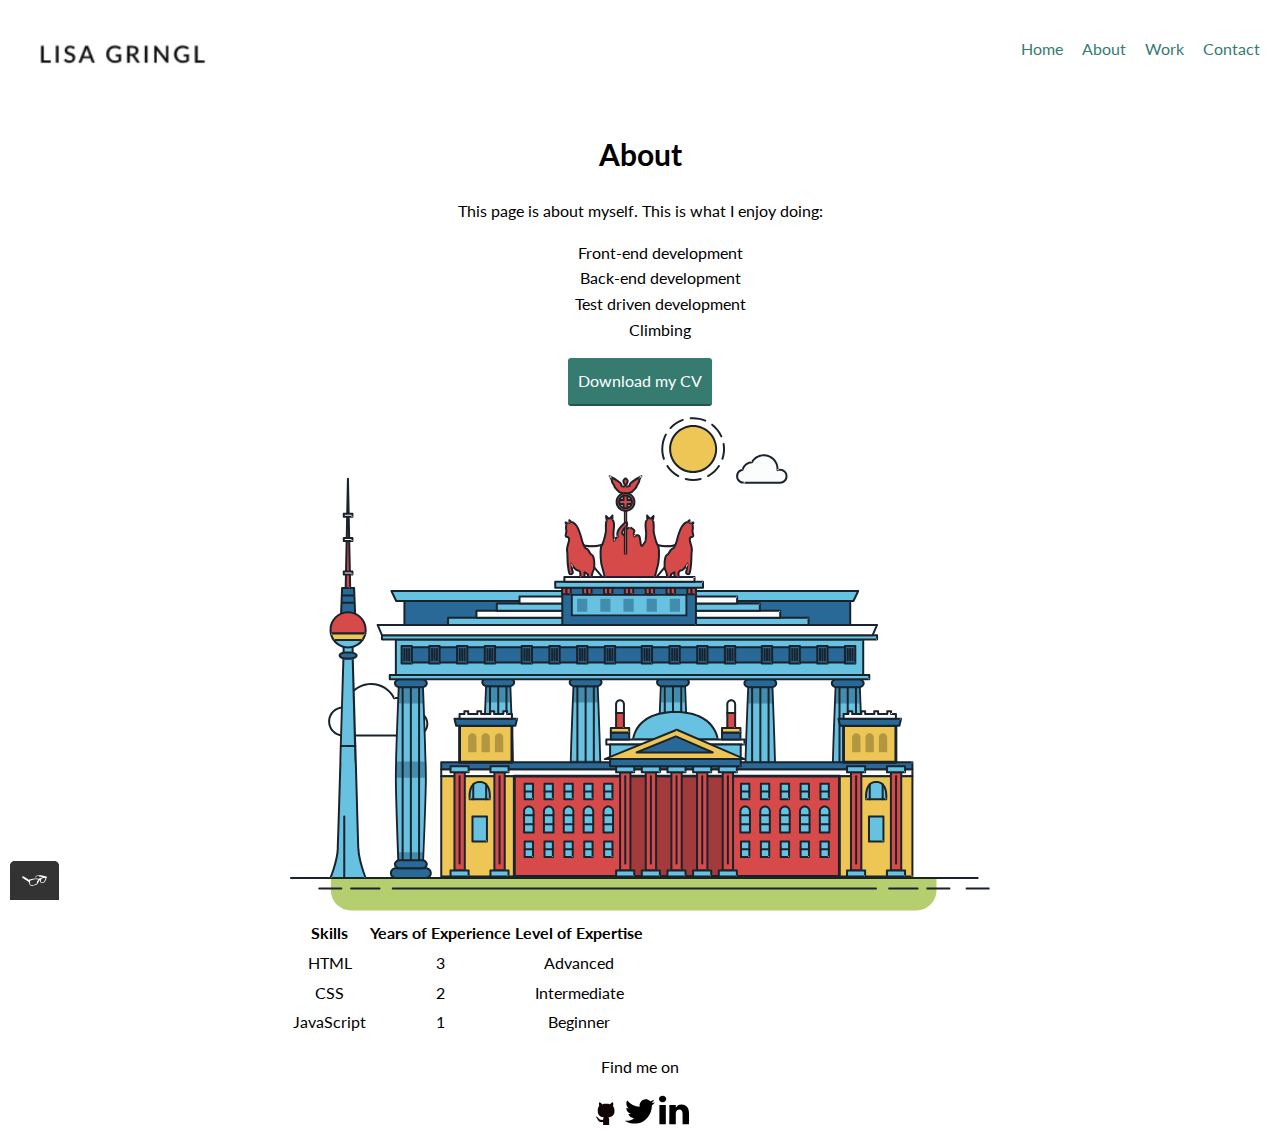
<file: about.html>
<!DOCTYPE html>
<html lang="en">
<head>
    <meta charset="UTF-8">
    <meta name="viewport" content="width=device-width, initial-scale=1.0">
    <title>Portfolio Website</title>
    <link rel="shortcut icon" href="img/favicon.jpg" type="image/x-icon" />
    <link rel="stylesheet" type="text/css" href="css/normalize.css">
    <link href="https://fonts.googleapis.com/css2?family=Lato:wght@400;700&display=swap" rel="stylesheet">
    <link rel="stylesheet" type="text/css" href="css/style.production.css">
    
</head>
<body>
  <header class="page-header">
    
    <!-- Add your logo here -->
    <img src="img/name.jpg" alt="logo" class="page-header__item">
    <nav class="main-navigation page-header__item">
          <ul role="menubar" class="navigation-list">
          <li role="presentation"><a href="index.html" role="menuitem" class="navigation-list__item navigation-list__item--active">Home</a></li>
          <li role="presentation"><a href="about.html" role="menuitem" class="navigation-list__item navigation-list__item--active">About</a></li>
          <li role="presentation"><a href="work.html" role="menuitem" class="navigation-list__item navigation-list__item--active">Work</a></li>
          <li role="presentation"><a href="contact.html" role="menuitem" class="navigation-list__item navigation-list__item--active">Contact</a></li>
        </ul>
    </nav>
  </header>

  <div class="about">
  <h1>About</h1>

  <p>This page is about myself. This is what I enjoy doing:</p>
  <ul class="about-list">
    <li>Front-end development</li>
    <li>Back-end development</li>
    <li>Test driven development</li>
    <li>Climbing</li>
  </ul>
  
  <a href="files/cv.pdf" class="button" download>Download my CV</a>
  
  <svg id="about-picture" xmlns="http://www.w3.org/2000/svg" class="berlin-illustration" height="auto" viewBox="0 0 700 505" xmlns:xlink="http://www.w3.org/1999/xlink">
    <defs>
        <polygon id="a" points=".06 231.917 .06 .929 688.717 .929 688.717 231.917"></polygon>
    </defs>
    <g fill="none" fill-rule="evenodd">
      <g transform="translate(0 241)" class="cloud-front">
      <path fill="#1A232C" d="M87.602,29 L87.602,28 C87.326,28.001 87.103,28.024 86.927,28.033 L86.979,29.031 L87.947,28.78 C85.741,20.282 78.041,14.002 68.852,14 C67.858,14 66.904,14.096 65.98,14.231 L66.125,15.22 L67.019,14.772 C62.626,6.015 53.567,0.001 43.102,0 C29.041,0.002 17.524,10.848 16.443,24.632 L17.44,24.71 L17.606,23.724 C16.803,23.589 15.969,23.5 15.102,23.5 C6.817,23.501 0.102,30.215 0.102,38.5 C0.102,46.785 6.817,53.499 15.102,53.5 L87.602,53.5 C94.644,53.499 100.351,47.792 100.352,40.75 C100.351,33.708 94.644,28.001 87.602,28 L87.602,30 C90.573,30 93.254,31.202 95.203,33.149 C97.15,35.097 98.351,37.778 98.352,40.75 C98.351,43.722 97.15,46.403 95.203,48.351 C93.254,50.298 90.573,51.5 87.602,51.5 L15.102,51.5 C11.509,51.5 8.265,50.046 5.909,47.692 C3.555,45.337 2.102,42.093 2.102,38.5 C2.102,34.907 3.555,31.663 5.909,29.308 C8.265,26.954 11.509,25.5 15.102,25.5 C15.831,25.5 16.553,25.575 17.273,25.697 C17.551,25.743 17.832,25.672 18.055,25.499 C18.277,25.325 18.414,25.07 18.436,24.789 C19.436,12.04 30.094,1.998 43.102,2 C52.786,1.999 61.163,7.564 65.231,15.669 C65.425,16.055 65.842,16.272 66.27,16.21 C67.132,16.084 67.988,16 68.852,16 C77.108,15.998 84.027,21.647 86.011,29.283 C86.13,29.741 86.557,30.054 87.031,30.03 C87.27,30.017 87.457,29.999 87.602,30 L87.602,29" transform="translate(38 36)"></path>
        </g>
        <path fill="#B5CE6F" d="M646.484,484.382 C646.484,489.501 644.531,494.62 640.627,498.525 C636.722,502.43 631.603,504.382 626.484,504.382 L60.873,504.382 C55.754,504.382 50.636,502.43 46.731,498.525 C42.826,494.62 40.873,489.501 40.873,484.382 L40.873,471.917 L646.484,471.917 L646.484,484.382"></path>
        <polyline fill="#67C2E2" points="334.824 185.029 101.449 185.029 106.209 195.08 563.438 195.08 568.2 185.029 334.824 185.029"></polyline>
        <path fill="#1A232C" d="M334.824,185.029 L334.824,184.029 L101.449,184.029 C101.104,184.029 100.788,184.203 100.604,184.494 C100.42,184.785 100.398,185.146 100.545,185.457 L105.306,195.508 C105.471,195.856 105.824,196.079 106.209,196.079 L563.438,196.079 C563.824,196.079 564.177,195.856 564.342,195.508 L569.104,185.457 C569.251,185.146 569.229,184.785 569.045,184.494 C568.861,184.203 568.544,184.029 568.2,184.029 L334.824,184.029 L334.824,186.029 L566.62,186.029 L562.806,194.08 L106.842,194.08 L103.029,186.029 L334.824,186.029 L334.824,185.029"></path>
        <polygon fill="#296997" points="114.416 218.974 560.222 218.974 560.222 195.08 114.416 195.08"></polygon>
        <path fill="#1A232C" d="M560.222,218.974 L560.222,217.974 L115.416,217.974 L115.416,196.079 L559.222,196.079 L559.222,218.974 L560.222,218.974 L560.222,217.974 L560.222,218.974 L561.222,218.974 L561.222,195.08 C561.222,194.816 561.115,194.559 560.929,194.372 C560.742,194.186 560.485,194.08 560.222,194.08 L114.416,194.08 C114.152,194.08 113.895,194.186 113.708,194.372 C113.522,194.559 113.416,194.816 113.416,195.08 L113.416,218.974 C113.416,219.237 113.522,219.495 113.708,219.681 C113.895,219.867 114.152,219.974 114.416,219.974 L560.222,219.974 C560.485,219.974 560.742,219.867 560.929,219.681 C561.115,219.495 561.222,219.237 561.222,218.974 L560.222,218.974"></path>
        <polygon fill="#67C2E2" points="105.85 269.08 573.225 269.08 573.225 233.398 105.85 233.398"></polygon>
        <path fill="#1A232C" d="M573.225,233.398 L573.225,232.398 L105.85,232.398 C105.587,232.398 105.329,232.505 105.143,232.691 C104.957,232.877 104.85,233.134 104.85,233.398 L104.85,269.08 C104.85,269.344 104.957,269.601 105.143,269.788 C105.329,269.974 105.587,270.08 105.85,270.08 L573.225,270.08 C573.488,270.08 573.745,269.974 573.932,269.788 C574.118,269.601 574.225,269.344 574.225,269.08 L574.225,233.398 C574.225,233.134 574.118,232.877 573.932,232.691 C573.745,232.505 573.488,232.398 573.225,232.398 L573.225,233.398 L572.225,233.398 L572.225,268.08 L106.85,268.08 L106.85,234.398 L573.225,234.398 L573.225,233.398 L572.225,233.398 L573.225,233.398"></path>
        <polygon fill="#296997" points="116.751 256.508 562.557 256.508 562.557 241.243 116.751 241.243"></polygon>
        <path fill="#1A232C" d="M562.557,256.508 L562.557,255.508 L117.75,255.508 L117.75,242.243 L561.557,242.243 L561.557,256.508 L562.557,256.508 L562.557,255.508 L562.557,256.508 L563.557,256.508 L563.557,241.243 C563.557,240.979 563.45,240.722 563.264,240.535 C563.078,240.349 562.82,240.243 562.557,240.243 L116.75,240.243 C116.487,240.243 116.23,240.349 116.043,240.535 C115.857,240.722 115.751,240.979 115.751,241.243 L115.751,256.508 C115.751,256.771 115.857,257.029 116.043,257.215 C116.23,257.401 116.487,257.508 116.751,257.508 L562.557,257.508 C562.82,257.508 563.077,257.401 563.264,257.215 C563.45,257.029 563.557,256.771 563.557,256.508 L562.557,256.508"></path>
        <polygon fill="#67C2E2" points="158.07 218.974 518.563 218.974 518.563 211.858 158.07 211.858"></polygon>
        <path fill="#1A232C" d="M518.563,211.858 L518.563,210.858 L158.07,210.858 C157.807,210.858 157.549,210.964 157.363,211.151 C157.177,211.337 157.07,211.594 157.07,211.858 L157.07,218.974 C157.07,219.237 157.177,219.495 157.363,219.681 C157.549,219.867 157.807,219.974 158.07,219.974 L518.563,219.974 C518.826,219.974 519.083,219.867 519.27,219.681 C519.456,219.495 519.562,219.237 519.562,218.974 L519.562,211.858 C519.562,211.594 519.456,211.337 519.27,211.151 C519.083,210.964 518.826,210.858 518.563,210.858 L518.563,211.858 L517.563,211.858 L517.563,217.974 L159.07,217.974 L159.07,212.858 L518.563,212.858 L518.563,211.858 L517.563,211.858 L518.563,211.858"></path>
        <polygon fill="#FBFDFC" points="186.438 211.858 490.194 211.858 490.194 204.741 186.438 204.741"></polygon>
        <path fill="#1A232C" d="M490.194,204.741 L490.194,203.741 L186.438,203.741 C186.175,203.741 185.917,203.848 185.731,204.034 C185.545,204.221 185.438,204.478 185.438,204.741 L185.438,211.858 C185.438,212.121 185.545,212.379 185.731,212.565 C185.917,212.751 186.175,212.858 186.438,212.858 L490.194,212.858 C490.458,212.858 490.715,212.751 490.902,212.565 C491.088,212.379 491.194,212.121 491.194,211.858 L491.194,204.741 C491.194,204.478 491.088,204.221 490.902,204.034 C490.715,203.848 490.458,203.741 490.194,203.741 L490.194,204.741 L489.194,204.741 L489.194,210.858 L187.438,210.858 L187.438,205.741 L490.194,205.741 L490.194,204.741 L489.194,204.741 L490.194,204.741"></path>
        <polygon fill="#67C2E2" points="206.805 204.741 469.828 204.741 469.828 197.624 206.805 197.624"></polygon>
        <path fill="#1A232C" d="M469.828,197.624 L469.828,196.624 L206.805,196.624 C206.541,196.624 206.284,196.731 206.098,196.917 C205.911,197.103 205.805,197.361 205.805,197.624 L205.805,204.741 C205.805,205.005 205.911,205.262 206.098,205.449 C206.284,205.635 206.541,205.741 206.805,205.741 L469.828,205.741 C470.091,205.741 470.349,205.635 470.535,205.449 C470.722,205.262 470.828,205.005 470.828,204.741 L470.828,197.624 C470.828,197.361 470.722,197.103 470.535,196.917 C470.349,196.731 470.091,196.624 469.828,196.624 L469.828,197.624 L468.828,197.624 L468.828,203.741 L207.805,203.741 L207.805,198.624 L469.828,198.624 L469.828,197.624 L468.828,197.624 L469.828,197.624"></path>
        <polygon fill="#FBFDFC" points="229.521 197.624 447.111 197.624 447.111 190.509 229.521 190.509"></polygon>
        <path fill="#1A232C" d="M447.111,190.509 L447.111,189.509 L229.521,189.509 C229.258,189.509 229,189.616 228.814,189.802 C228.628,189.988 228.521,190.246 228.521,190.509 L228.521,197.624 C228.521,197.888 228.628,198.145 228.814,198.332 C229,198.518 229.258,198.624 229.521,198.624 L447.111,198.624 C447.375,198.624 447.632,198.518 447.818,198.332 C448.005,198.145 448.111,197.888 448.111,197.624 L448.111,190.509 C448.111,190.246 448.005,189.988 447.818,189.802 C447.632,189.616 447.375,189.509 447.111,189.509 L447.111,190.509 L446.111,190.509 L446.111,196.624 L230.521,196.624 L230.521,191.509 L447.111,191.509 L447.111,190.509 L446.111,190.509 L447.111,190.509"></path>
        <path fill="#67C2E2" d="M135.607,355.447 C135.163,337.766 134.264,313.326 133.648,297.387 C133.274,287.721 133.004,281.18 133.004,281.18 L108.722,281.18 C108.722,281.18 108.452,287.721 108.079,297.387 C107.462,313.326 106.563,337.766 106.119,355.447 C105.953,362.059 105.85,367.732 105.85,371.653 L105.85,371.654 C105.85,386.117 107.243,424.332 108.089,446.189 C108.457,455.706 108.722,462.126 108.722,462.126 L133.004,462.126 C133.004,462.126 133.269,455.706 133.637,446.189 C134.482,424.332 135.876,386.117 135.876,371.654 L135.876,371.653 C135.876,367.732 135.773,362.059 135.607,355.447"></path>
        <path fill="#428DAE" d="M133.648 297.387L108.079 297.387C108.452 287.721 108.722 281.18 108.722 281.18L133.004 281.18C133.004 281.18 133.274 287.721 133.648 297.387M135.876 371.654L105.85 371.654 105.85 371.653C105.85 367.732 105.953 362.059 106.119 355.447L135.607 355.447C135.773 362.059 135.876 367.732 135.876 371.653L135.876 371.654M133.004 462.126L108.722 462.126C108.722 462.126 108.457 455.706 108.089 446.189L133.637 446.189C133.269 455.706 133.004 462.126 133.004 462.126"></path>
        <path fill="#1A232C" d="M109.612,461.199 L132.114,461.199 C132.447,453.007 134.949,390.886 134.949,371.653 C134.949,352.42 132.447,290.299 132.114,282.108 L109.612,282.108 C109.279,290.299 106.778,352.42 106.778,371.653 C106.778,390.886 109.279,453.007 109.612,461.199 Z M133.895,463.054 L107.832,463.054 L107.794,462.164 C107.766,461.466 104.922,392.193 104.922,371.653 C104.922,351.114 107.766,281.839 107.794,281.142 L107.832,280.252 L133.895,280.252 L133.931,281.142 C133.96,281.839 136.804,351.114 136.804,371.653 C136.804,392.193 133.96,461.466 133.931,462.164 L133.895,463.054 L133.895,463.054 Z"></path>
        <path fill="#1A232C" d="M111.638 281.18L111.638 462.126C111.638 462.679 112.086 463.126 112.638 463.126 113.19 463.126 113.638 462.679 113.638 462.126L113.638 281.18C113.638 280.628 113.19 280.18 112.638 280.18 112.086 280.18 111.638 280.628 111.638 281.18M119.863 281.18L119.863 462.126C119.863 462.679 120.311 463.126 120.863 463.126 121.416 463.126 121.863 462.679 121.863 462.126L121.863 281.18C121.863 280.628 121.416 280.18 120.863 280.18 120.311 280.18 119.863 280.628 119.863 281.18M128.088 281.18L128.088 462.126C128.088 462.679 128.536 463.126 129.088 463.126 129.64 463.126 130.088 462.679 130.088 462.126L130.088 281.18C130.088 280.628 129.64 280.18 129.088 280.18 128.536 280.18 128.088 280.628 128.088 281.18"></path>
        <path fill="#296997" d="M136.79,277.265 C136.79,279.418 134.675,281.18 132.09,281.18 L109.636,281.18 C107.051,281.18 104.936,279.418 104.936,277.265 C104.936,275.111 107.051,273.349 109.636,273.349 L132.09,273.349 C134.675,273.349 136.79,275.111 136.79,277.265"></path>
        <path fill="#1A232C" d="M136.79,277.265 L135.79,277.265 C135.789,278.005 135.433,278.704 134.769,279.262 C134.109,279.814 133.155,280.181 132.09,280.18 L109.636,280.18 C108.571,280.181 107.617,279.814 106.956,279.262 C106.293,278.704 105.936,278.005 105.936,277.265 C105.936,276.524 106.293,275.825 106.957,275.267 C107.617,274.715 108.571,274.348 109.636,274.349 L132.09,274.349 C133.155,274.348 134.109,274.716 134.769,275.267 C135.433,275.825 135.789,276.524 135.79,277.265 L137.79,277.265 C137.791,275.851 137.09,274.593 136.049,273.731 C135.006,272.863 133.61,272.35 132.09,272.349 L109.636,272.349 C108.116,272.35 106.72,272.863 105.676,273.731 C104.636,274.593 103.935,275.851 103.936,277.265 C103.935,278.678 104.636,279.937 105.677,280.798 C106.72,281.666 108.116,282.179 109.636,282.18 L132.09,282.18 C133.61,282.179 135.006,281.666 136.049,280.798 C137.09,279.937 137.791,278.678 137.79,277.265 L136.79,277.265"></path>
        <path fill="#296997" d="M140.775,467.217 C140.775,469.803 138.661,471.917 136.076,471.917 L105.65,471.917 C103.065,471.917 100.951,469.803 100.951,467.217 L100.951,466.825 C100.951,464.241 103.065,462.126 105.65,462.126 L136.076,462.126 C138.661,462.126 140.775,464.241 140.775,466.825 L140.775,467.217"></path>
        <path fill="#1A232C" d="M140.775,467.217 L139.775,467.217 C139.775,468.235 139.361,469.155 138.688,469.83 C138.013,470.503 137.093,470.917 136.076,470.917 L105.65,470.917 C104.633,470.917 103.713,470.504 103.038,469.83 C102.365,469.155 101.951,468.235 101.951,467.217 L101.951,466.825 C101.951,465.808 102.365,464.889 103.038,464.214 C103.713,463.54 104.633,463.127 105.65,463.126 L136.076,463.126 C137.093,463.127 138.013,463.54 138.688,464.214 C139.362,464.889 139.775,465.808 139.775,466.825 L139.775,467.217 L141.775,467.217 L141.775,466.825 C141.772,463.684 139.217,461.13 136.076,461.126 L105.65,461.126 C102.509,461.13 99.955,463.684 99.951,466.825 L99.951,467.217 C99.954,470.36 102.509,472.914 105.65,472.917 L136.076,472.917 C139.217,472.914 141.772,470.36 141.775,467.217 L140.775,467.217"></path>
        <path fill="#296997" d="M136.79,458.208 C136.79,460.363 134.675,462.126 132.09,462.126 L109.636,462.126 C107.051,462.126 104.936,460.363 104.936,458.208 C104.936,456.057 107.051,454.292 109.636,454.292 L132.09,454.292 C134.675,454.292 136.79,456.057 136.79,458.208"></path>
        <path fill="#1A232C" d="M136.79,458.208 L135.79,458.208 C135.789,458.949 135.432,459.649 134.769,460.207 C134.108,460.76 133.154,461.128 132.09,461.126 L109.636,461.126 C108.572,461.128 107.617,460.76 106.957,460.207 C106.293,459.649 105.936,458.949 105.936,458.208 C105.936,457.47 106.293,456.77 106.957,456.212 C107.617,455.659 108.572,455.291 109.636,455.292 L132.09,455.292 C133.154,455.291 134.108,455.659 134.769,456.212 C135.433,456.77 135.789,457.47 135.79,458.208 L137.79,458.208 C137.791,456.796 137.09,455.538 136.05,454.675 C135.006,453.808 133.61,453.294 132.09,453.292 L109.636,453.292 C108.115,453.294 106.719,453.808 105.676,454.675 C104.636,455.538 103.935,456.796 103.936,458.208 C103.935,459.622 104.636,460.881 105.676,461.743 C106.72,462.611 108.116,463.125 109.636,463.126 L132.09,463.126 C133.61,463.125 135.006,462.611 136.05,461.743 C137.09,460.881 137.791,459.622 137.79,458.208 L136.79,458.208"></path>
        <path fill="#67C2E2" d="M572.471,355.447 C572.025,337.766 571.126,313.326 570.51,297.387 C570.137,287.721 569.867,281.18 569.867,281.18 L545.585,281.18 C545.585,281.18 545.315,287.721 544.942,297.387 C544.326,313.326 543.427,337.766 542.981,355.447 C542.815,362.059 542.713,367.732 542.713,371.653 L542.713,371.654 C542.713,386.117 544.107,424.332 544.952,446.189 C545.32,455.706 545.585,462.126 545.585,462.126 L569.867,462.126 C569.867,462.126 570.132,455.706 570.499,446.189 C571.346,424.332 572.739,386.117 572.739,371.654 L572.739,371.653 C572.739,367.732 572.637,362.059 572.471,355.447"></path>
        <path fill="#428DAE" d="M569.582 297.387L566.951 297.387 566.951 282.108 568.977 282.108C569.063 284.206 569.29 289.841 569.582 297.387M564.951 297.387L545.871 297.387C546.162 289.841 546.39 284.206 546.476 282.108L564.951 282.108 564.951 297.387M571.8 369.187L566.951 369.187 566.951 356.265 571.562 356.265C571.685 361.272 571.771 365.701 571.8 369.187M564.951 369.187L543.653 369.187C543.684 365.512 543.777 360.79 543.912 355.447L553.551 355.447 553.551 356.265 564.951 356.265 564.951 369.187"></path>
        <path fill="#1A232C" d="M546.476,461.199 L568.977,461.199 C569.31,453.007 571.812,390.886 571.812,371.653 C571.812,352.42 569.31,290.299 568.977,282.108 L546.476,282.108 C546.142,290.299 543.642,352.42 543.642,371.653 C543.642,390.886 546.142,453.007 546.476,461.199 M570.758,463.054 L544.694,463.054 L544.658,462.164 C544.629,461.466 541.785,392.193 541.785,371.653 C541.785,351.114 544.629,281.839 544.658,281.142 L544.694,280.252 L570.758,280.252 L570.795,281.142 C570.823,281.839 573.667,351.114 573.667,371.653 C573.667,392.193 570.823,461.466 570.795,462.164 L570.758,463.054"></path>
        <path fill="#1A232C" d="M548.501 281.18L548.501 462.126C548.501 462.679 548.949 463.126 549.501 463.126 550.053 463.126 550.501 462.679 550.501 462.126L550.501 281.18C550.501 280.628 550.053 280.18 549.501 280.18 548.949 280.18 548.501 280.628 548.501 281.18M556.727 281.18L556.727 462.126C556.727 462.679 557.174 463.126 557.727 463.126 558.279 463.126 558.727 462.679 558.727 462.126L558.727 281.18C558.727 280.628 558.279 280.18 557.727 280.18 557.174 280.18 556.727 280.628 556.727 281.18M564.951 281.18L564.951 462.126C564.951 462.679 565.399 463.126 565.951 463.126 566.503 463.126 566.951 462.679 566.951 462.126L566.951 281.18C566.951 280.628 566.503 280.18 565.951 280.18 565.399 280.18 564.951 280.628 564.951 281.18"></path>
        <path fill="#296997" d="M573.653,277.265 C573.653,279.418 571.537,281.18 568.953,281.18 L546.499,281.18 C543.915,281.18 541.799,279.418 541.799,277.265 C541.799,275.111 543.915,273.349 546.499,273.349 L568.953,273.349 C571.537,273.349 573.653,275.111 573.653,277.265"></path>
        <path fill="#1A232C" d="M573.653,277.265 L572.653,277.265 C572.653,278.005 572.296,278.704 571.632,279.262 C570.972,279.814 570.017,280.181 568.953,280.18 L546.499,280.18 C545.435,280.181 544.48,279.814 543.82,279.262 C543.156,278.704 542.8,278.005 542.799,277.265 C542.8,276.525 543.156,275.825 543.82,275.267 C544.481,274.715 545.435,274.348 546.499,274.349 L568.953,274.349 C570.017,274.348 570.972,274.715 571.632,275.267 C572.296,275.825 572.653,276.525 572.653,277.265 L574.653,277.265 C574.654,275.851 573.953,274.593 572.912,273.731 C571.869,272.863 570.473,272.35 568.953,272.349 L546.499,272.349 C544.979,272.35 543.583,272.863 542.54,273.731 C541.499,274.593 540.798,275.851 540.799,277.265 C540.798,278.679 541.499,279.937 542.54,280.798 C543.583,281.666 544.979,282.179 546.499,282.18 L568.953,282.18 C570.473,282.179 571.869,281.666 572.912,280.798 C573.953,279.937 574.654,278.679 574.653,277.265 L573.653,277.265"></path>
        <path fill="#296997" d="M577.639,467.217 C577.639,469.803 575.524,471.917 572.938,471.917 L542.514,471.917 C539.929,471.917 537.813,469.803 537.813,467.217 L537.813,466.825 C537.813,464.241 539.929,462.126 542.514,462.126 L572.938,462.126 C575.524,462.126 577.639,464.241 577.639,466.825 L577.639,467.217"></path>
        <path fill="#1A232C" d="M577.639,467.217 L576.639,467.217 C576.638,468.235 576.225,469.155 575.551,469.83 C574.876,470.503 573.956,470.917 572.938,470.917 L542.514,470.917 C541.497,470.917 540.576,470.503 539.901,469.83 C539.227,469.155 538.814,468.234 538.813,467.217 L538.813,466.825 C538.814,465.808 539.227,464.889 539.901,464.214 C540.576,463.54 541.497,463.127 542.514,463.126 L572.938,463.126 C573.956,463.127 574.876,463.54 575.551,464.214 C576.225,464.888 576.638,465.808 576.639,466.825 L576.639,467.217 L578.639,467.217 L578.639,466.825 C578.635,463.684 576.081,461.13 572.938,461.126 L542.514,461.126 C539.372,461.13 536.817,463.684 536.813,466.825 L536.813,467.217 C536.817,470.36 539.372,472.914 542.514,472.917 L572.938,472.917 C576.081,472.914 578.635,470.359 578.639,467.217 L577.639,467.217"></path>
        <path fill="#296997" d="M573.653,458.208 C573.653,460.363 571.537,462.126 568.953,462.126 L546.499,462.126 C543.915,462.126 541.799,460.363 541.799,458.208 C541.799,456.057 543.915,454.292 546.499,454.292 L568.953,454.292 C571.537,454.292 573.653,456.057 573.653,458.208"></path>
        <path fill="#1A232C" d="M573.653,458.208 L572.653,458.208 C572.653,458.949 572.296,459.649 571.632,460.207 C570.971,460.76 570.017,461.128 568.953,461.126 L546.499,461.126 C545.435,461.128 544.481,460.76 543.82,460.207 C543.157,459.649 542.799,458.949 542.799,458.208 C542.799,457.47 543.156,456.77 543.82,456.212 C544.481,455.659 545.435,455.291 546.499,455.292 L568.953,455.292 C570.017,455.291 570.971,455.659 571.632,456.212 C572.296,456.77 572.653,457.47 572.653,458.208 L574.653,458.208 C574.654,456.796 573.953,455.538 572.912,454.675 C571.869,453.808 570.473,453.294 568.953,453.292 L546.499,453.292 C544.979,453.294 543.583,453.808 542.54,454.675 C541.499,455.538 540.798,456.796 540.799,458.208 C540.798,459.622 541.499,460.881 542.54,461.743 C543.583,462.611 544.979,463.125 546.499,463.126 L568.953,463.126 C570.473,463.125 571.869,462.611 572.912,461.743 C573.953,460.881 574.654,459.622 574.653,458.208 L573.653,458.208"></path>
        <path fill="#67C2E2" d="M485.098,355.447 C484.654,337.766 483.753,313.326 483.137,297.387 C482.764,287.721 482.494,281.18 482.494,281.18 L458.213,281.18 C458.213,281.18 457.942,287.721 457.569,297.387 C456.953,313.326 456.055,337.766 455.608,355.447 C455.443,362.059 455.34,367.732 455.34,371.653 L455.34,371.654 C455.34,386.117 456.733,424.332 457.58,446.189 C457.948,455.706 458.213,462.126 458.213,462.126 L482.494,462.126 C482.494,462.126 482.759,455.706 483.126,446.189 C483.973,424.332 485.366,386.117 485.366,371.654 L485.366,371.653 C485.366,367.732 485.265,362.059 485.098,355.447"></path>
        <path fill="#428DAE" d="M483.137 297.387L457.569 297.387C457.942 287.721 458.213 281.18 458.213 281.18L482.494 281.18C482.494 281.18 482.764 287.721 483.137 297.387M485.355 369.187L455.351 369.187C455.382 365.502 455.475 360.78 455.608 355.447L485.098 355.447C485.232 360.78 485.325 365.502 485.355 369.187"></path>
        <path fill="#1A232C" d="M459.103,461.199 L481.605,461.199 C481.938,453.007 484.439,390.886 484.439,371.653 C484.439,352.42 481.938,290.299 481.605,282.108 L459.103,282.108 C458.769,290.299 456.268,352.42 456.268,371.653 C456.268,390.886 458.769,453.007 459.103,461.199 Z M483.386,463.054 L457.321,463.054 L457.285,462.164 C457.256,461.466 454.412,392.193 454.412,371.653 C454.412,351.114 457.256,281.839 457.285,281.142 L457.321,280.252 L483.386,280.252 L483.422,281.142 C483.45,281.839 486.294,351.114 486.294,371.653 C486.294,392.193 483.45,461.466 483.422,462.164 L483.386,463.054 L483.386,463.054 Z"></path>
        <path fill="#1A232C" d="M461.128 281.18L461.128 462.126C461.128 462.679 461.576 463.126 462.128 463.126 462.68 463.126 463.128 462.679 463.128 462.126L463.128 281.18C463.128 280.628 462.68 280.18 462.128 280.18 461.576 280.18 461.128 280.628 461.128 281.18M469.354 281.18L469.354 462.126C469.354 462.679 469.801 463.126 470.354 463.126 470.906 463.126 471.354 462.679 471.354 462.126L471.354 281.18C471.354 280.628 470.906 280.18 470.354 280.18 469.801 280.18 469.354 280.628 469.354 281.18M477.578 281.18L477.578 462.126C477.578 462.679 478.026 463.126 478.578 463.126 479.13 463.126 479.578 462.679 479.578 462.126L479.578 281.18C479.578 280.628 479.13 280.18 478.578 280.18 478.026 280.18 477.578 280.628 477.578 281.18"></path>
        <path fill="#296997" d="M486.281,277.265 C486.281,279.418 484.164,281.18 481.58,281.18 L459.126,281.18 C456.542,281.18 454.426,279.418 454.426,277.265 C454.426,275.111 456.542,273.349 459.126,273.349 L481.58,273.349 C484.164,273.349 486.281,275.111 486.281,277.265"></path>
        <path fill="#1A232C" d="M486.281,277.265 L485.281,277.265 C485.281,278.005 484.924,278.704 484.26,279.262 C483.599,279.814 482.644,280.181 481.58,280.18 L459.126,280.18 C458.062,280.181 457.107,279.814 456.447,279.262 C455.783,278.704 455.427,278.005 455.426,277.265 C455.427,276.525 455.783,275.825 456.447,275.267 C457.108,274.715 458.062,274.348 459.126,274.349 L481.58,274.349 C482.644,274.348 483.599,274.716 484.26,275.268 C484.924,275.825 485.281,276.525 485.281,277.265 L487.281,277.265 C487.282,275.851 486.58,274.593 485.54,273.731 C484.496,272.863 483.1,272.35 481.58,272.349 L459.126,272.349 C457.606,272.35 456.21,272.863 455.167,273.731 C454.126,274.593 453.425,275.851 453.426,277.265 C453.425,278.679 454.126,279.937 455.167,280.798 C456.21,281.666 457.606,282.179 459.126,282.18 L481.58,282.18 C483.1,282.179 484.496,281.666 485.54,280.799 C486.58,279.937 487.282,278.679 487.281,277.265 L486.281,277.265"></path>
        <path fill="#296997" d="M490.266,467.217 C490.266,469.803 488.151,471.917 485.565,471.917 L455.141,471.917 C452.556,471.917 450.44,469.803 450.44,467.217 L450.44,466.825 C450.44,464.241 452.556,462.126 455.141,462.126 L485.565,462.126 C488.151,462.126 490.266,464.241 490.266,466.825 L490.266,467.217"></path>
        <path fill="#1A232C" d="M490.266,467.217 L489.266,467.217 C489.265,468.235 488.852,469.155 488.178,469.83 C487.503,470.503 486.583,470.917 485.565,470.917 L455.141,470.917 C454.124,470.917 453.203,470.503 452.528,469.83 C451.854,469.155 451.441,468.234 451.44,467.217 L451.44,466.825 C451.441,465.808 451.854,464.889 452.528,464.214 C453.203,463.54 454.124,463.127 455.141,463.126 L485.565,463.126 C486.583,463.127 487.503,463.54 488.178,464.214 C488.852,464.888 489.265,465.808 489.266,466.825 L489.266,467.217 L491.266,467.217 L491.266,466.825 C491.262,463.684 488.708,461.13 485.565,461.126 L455.141,461.126 C451.999,461.13 449.444,463.684 449.44,466.825 L449.44,467.217 C449.444,470.36 451.999,472.914 455.141,472.917 L485.565,472.917 C488.708,472.914 491.262,470.359 491.266,467.217 L490.266,467.217"></path>
        <path fill="#296997" d="M486.281,458.208 C486.281,460.363 484.164,462.126 481.58,462.126 L459.126,462.126 C456.542,462.126 454.426,460.363 454.426,458.208 C454.426,456.057 456.542,454.292 459.126,454.292 L481.58,454.292 C484.164,454.292 486.281,456.057 486.281,458.208"></path>
        <path fill="#1A232C" d="M486.281,458.208 L485.281,458.208 C485.281,458.949 484.923,459.649 484.26,460.207 C483.599,460.76 482.644,461.128 481.58,461.126 L459.126,461.126 C458.062,461.128 457.108,460.76 456.447,460.207 C455.784,459.649 455.427,458.949 455.426,458.208 C455.426,457.47 455.783,456.77 456.447,456.212 C457.108,455.659 458.062,455.291 459.126,455.292 L481.58,455.292 C482.644,455.291 483.598,455.659 484.26,456.212 C484.924,456.77 485.281,457.47 485.281,458.208 L487.281,458.208 C487.282,456.795 486.58,455.538 485.54,454.675 C484.496,453.808 483.1,453.294 481.58,453.292 L459.126,453.292 C457.606,453.294 456.21,453.808 455.167,454.675 C454.126,455.538 453.425,456.796 453.426,458.208 C453.425,459.622 454.126,460.881 455.167,461.743 C456.21,462.611 457.606,463.125 459.126,463.126 L481.58,463.126 C483.1,463.125 484.496,462.611 485.54,461.743 C486.581,460.881 487.282,459.622 487.281,458.208 L486.281,458.208"></path>
        <path fill="#67C2E2" d="M397.726,354.466 C397.28,336.787 396.381,312.346 395.765,296.407 C395.392,286.742 395.122,280.2 395.122,280.2 L370.84,280.2 C370.84,280.2 370.57,286.742 370.197,296.407 C369.581,312.346 368.682,336.787 368.236,354.466 C368.07,361.078 367.968,366.751 367.968,370.672 L367.968,370.673 C367.968,385.136 369.361,423.352 370.207,445.208 C370.575,454.726 370.84,461.146 370.84,461.146 L395.122,461.146 C395.122,461.146 395.386,454.726 395.754,445.208 C396.601,423.352 397.994,385.136 397.994,370.673 L397.994,370.672 C397.994,366.751 397.892,361.078 397.726,354.466"></path>
        <path fill="#428DAE" d="M394.837 296.407L392.206 296.407 392.206 281.127 394.233 281.127C394.318 283.225 394.545 288.861 394.837 296.407L394.837 296.407zM383.981 296.407L390.206 296.407 390.206 281.127 383.981 281.127 383.981 296.407zM375.756 296.407L381.98 296.407 381.98 281.127 375.756 281.127 375.756 296.407zM373.756 296.407L371.126 296.407C371.417 288.861 371.645 283.225 371.73 281.127L373.756 281.127 373.756 296.407 373.756 296.407zM397.062 369.187L392.206 369.187 392.206 354.466 396.796 354.466C396.943 360.298 397.041 365.389 397.062 369.187L397.062 369.187zM383.981 369.187L390.206 369.187 390.206 354.466 383.981 354.466 383.981 369.187zM375.756 369.187L381.98 369.187 381.98 354.466 375.756 354.466 375.756 369.187zM373.756 369.187L368.9 369.187C368.921 365.389 369.019 360.298 369.166 354.466L373.756 354.466 373.756 369.187 373.756 369.187z"></path>
        <path fill="#1A232C" d="M371.73,460.218 L394.233,460.218 C394.565,452.027 397.066,389.906 397.066,370.672 C397.066,351.44 394.565,289.319 394.233,281.127 L371.73,281.127 C371.397,289.319 368.895,351.44 368.895,370.672 C368.895,389.906 371.397,452.027 371.73,460.218 M396.013,462.074 L369.949,462.074 L369.912,461.184 C369.884,460.486 367.04,391.212 367.04,370.672 C367.04,350.133 369.884,280.859 369.912,280.162 L369.949,279.272 L396.013,279.272 L396.05,280.162 C396.078,280.859 398.922,350.133 398.922,370.672 C398.922,391.212 396.078,460.486 396.05,461.184 L396.013,462.074"></path>
        <path fill="#1A232C" d="M373.756 280.2L373.756 461.146C373.756 461.698 374.203 462.146 374.756 462.146 375.308 462.146 375.756 461.698 375.756 461.146L375.756 280.2C375.756 279.647 375.308 279.2 374.756 279.2 374.203 279.2 373.756 279.647 373.756 280.2M381.98 280.2L381.98 461.146C381.98 461.698 382.428 462.146 382.98 462.146 383.533 462.146 383.981 461.698 383.981 461.146L383.981 280.2C383.981 279.647 383.533 279.2 382.98 279.2 382.428 279.2 381.98 279.647 381.98 280.2M390.206 280.2L390.206 461.146C390.206 461.698 390.654 462.146 391.206 462.146 391.758 462.146 392.206 461.698 392.206 461.146L392.206 280.2C392.206 279.647 391.758 279.2 391.206 279.2 390.654 279.2 390.206 279.647 390.206 280.2"></path>
        <path fill="#296997" d="M398.908,276.285 C398.908,278.439 396.792,280.2 394.208,280.2 L371.754,280.2 C369.17,280.2 367.053,278.439 367.053,276.285 C367.053,274.13 369.17,272.369 371.754,272.369 L394.208,272.369 C396.792,272.369 398.908,274.13 398.908,276.285"></path>
        <path fill="#1A232C" d="M398.908,276.285 L397.908,276.285 C397.907,277.025 397.551,277.724 396.887,278.281 C396.227,278.833 395.272,279.201 394.208,279.2 L371.754,279.2 C370.69,279.201 369.735,278.833 369.074,278.281 C368.41,277.724 368.053,277.025 368.053,276.285 C368.053,275.544 368.41,274.845 369.074,274.287 C369.735,273.735 370.69,273.367 371.754,273.369 L394.208,273.369 C395.272,273.367 396.227,273.735 396.887,274.287 C397.551,274.844 397.907,275.544 397.908,276.285 L399.908,276.285 C399.909,274.871 399.208,273.612 398.167,272.75 C397.124,271.883 395.728,271.37 394.208,271.369 L371.754,271.369 C370.234,271.37 368.838,271.883 367.794,272.75 C366.754,273.612 366.052,274.871 366.053,276.285 C366.052,277.699 366.754,278.957 367.795,279.818 C368.838,280.686 370.234,281.198 371.754,281.2 L394.208,281.2 C395.728,281.198 397.123,280.686 398.167,279.818 C399.208,278.957 399.909,277.698 399.908,276.285 L398.908,276.285"></path>
        <path fill="#296997" d="M402.894,466.237 C402.894,468.823 400.779,470.937 398.193,470.937 L367.768,470.937 C365.183,470.937 363.068,468.823 363.068,466.237 L363.068,465.844 C363.068,463.26 365.183,461.146 367.768,461.146 L398.193,461.146 C400.779,461.146 402.894,463.26 402.894,465.844 L402.894,466.237"></path>
        <path fill="#1A232C" d="M402.894,466.237 L401.894,466.237 C401.893,467.254 401.48,468.174 400.806,468.849 C400.131,469.523 399.211,469.937 398.193,469.937 L367.768,469.937 C366.751,469.937 365.831,469.523 365.156,468.849 C364.482,468.174 364.069,467.254 364.068,466.237 L364.068,465.844 C364.069,464.828 364.482,463.908 365.156,463.233 C365.831,462.56 366.751,462.146 367.768,462.146 L398.193,462.146 C399.211,462.146 400.131,462.56 400.806,463.233 C401.48,463.908 401.893,464.828 401.894,465.844 L401.894,466.237 L403.894,466.237 L403.894,465.844 C403.89,462.703 401.336,460.15 398.193,460.146 L367.768,460.146 C364.626,460.15 362.072,462.703 362.068,465.844 L362.068,466.237 C362.072,469.379 364.626,471.933 367.768,471.937 L398.193,471.937 C401.336,471.933 403.89,469.379 403.894,466.237 L402.894,466.237"></path>
        <path fill="#296997" d="M398.908,457.228 C398.908,459.382 396.792,461.146 394.208,461.146 L371.754,461.146 C369.17,461.146 367.053,459.382 367.053,457.228 C367.053,455.077 369.17,453.312 371.754,453.312 L394.208,453.312 C396.792,453.312 398.908,455.077 398.908,457.228"></path>
        <path fill="#1A232C" d="M398.908,457.228 L397.908,457.228 C397.908,457.968 397.55,458.669 396.887,459.226 C396.226,459.779 395.272,460.147 394.208,460.146 L371.754,460.146 C370.69,460.147 369.736,459.779 369.074,459.226 C368.411,458.668 368.053,457.968 368.053,457.228 C368.053,456.489 368.41,455.789 369.074,455.231 C369.736,454.679 370.69,454.311 371.754,454.312 L394.208,454.312 C395.272,454.311 396.226,454.679 396.887,455.231 C397.551,455.789 397.908,456.489 397.908,457.228 L399.908,457.228 C399.909,455.815 399.208,454.557 398.167,453.695 C397.124,452.827 395.728,452.313 394.208,452.312 L371.754,452.312 C370.234,452.313 368.838,452.827 367.794,453.695 C366.754,454.557 366.052,455.815 366.053,457.228 C366.052,458.642 366.753,459.901 367.794,460.763 C368.838,461.631 370.234,462.145 371.754,462.146 L394.208,462.146 C395.728,462.145 397.124,461.631 398.167,460.763 C399.208,459.9 399.909,458.642 399.908,457.228 L398.908,457.228"></path>
        <path fill="#67C2E2" d="M310.353,354.466 C309.908,336.787 309.009,312.346 308.393,296.407 C308.019,286.742 307.75,280.2 307.75,280.2 L283.467,280.2 C283.467,280.2 283.198,286.742 282.824,296.407 C282.208,312.346 281.309,336.787 280.864,354.466 C280.698,361.078 280.596,366.751 280.596,370.672 L280.596,370.673 C280.596,385.136 281.989,423.352 282.834,445.208 C283.202,454.726 283.467,461.146 283.467,461.146 L307.75,461.146 C307.75,461.146 308.014,454.726 308.382,445.208 C309.228,423.352 310.622,385.136 310.622,370.673 L310.622,370.672 C310.622,366.751 310.518,361.078 310.353,354.466"></path>
        <path fill="#428DAE" d="M308.393 296.407L282.824 296.407C283.198 286.742 283.467 280.2 283.467 280.2L307.75 280.2C307.75 280.2 308.019 286.742 308.393 296.407M310.617 369.187L280.6 369.187C280.621 365.377 280.718 360.285 280.864 354.466L310.353 354.466C310.498 360.285 310.596 365.377 310.617 369.187"></path>
        <path fill="#1A232C" d="M284.357,460.218 L306.86,460.218 C307.193,452.027 309.694,389.906 309.694,370.672 C309.694,351.44 307.193,289.319 306.86,281.127 L284.357,281.127 C284.024,289.319 281.523,351.44 281.523,370.672 C281.523,389.906 284.024,452.027 284.357,460.218 Z M308.639,462.074 L282.576,462.074 L282.54,461.184 C282.511,460.486 279.668,391.212 279.668,370.672 C279.668,350.133 282.511,280.859 282.54,280.162 L282.576,279.272 L308.639,279.272 L308.677,280.162 C308.706,280.859 311.549,350.133 311.549,370.672 C311.549,391.212 308.706,460.486 308.677,461.184 L308.639,462.074 L308.639,462.074 Z"></path>
        <path fill="#1A232C" d="M286.383 280.2L286.383 461.146C286.383 461.698 286.831 462.146 287.383 462.146 287.936 462.146 288.383 461.698 288.383 461.146L288.383 280.2C288.383 279.647 287.936 279.2 287.383 279.2 286.831 279.2 286.383 279.647 286.383 280.2M294.608 280.2L294.608 461.146C294.608 461.698 295.056 462.146 295.608 462.146 296.161 462.146 296.608 461.698 296.608 461.146L296.608 280.2C296.608 279.647 296.161 279.2 295.608 279.2 295.056 279.2 294.608 279.647 294.608 280.2M302.834 280.2L302.834 461.146C302.834 461.698 303.281 462.146 303.834 462.146 304.386 462.146 304.834 461.698 304.834 461.146L304.834 280.2C304.834 279.647 304.386 279.2 303.834 279.2 303.281 279.2 302.834 279.647 302.834 280.2"></path>
        <path fill="#296997" d="M311.535,276.285 C311.535,278.439 309.42,280.2 306.836,280.2 L284.381,280.2 C281.797,280.2 279.681,278.439 279.681,276.285 C279.681,274.13 281.797,272.369 284.381,272.369 L306.836,272.369 C309.42,272.369 311.535,274.13 311.535,276.285"></path>
        <path fill="#1A232C" d="M311.535,276.285 L310.535,276.285 C310.534,277.025 310.177,277.724 309.514,278.282 C308.854,278.833 307.901,279.201 306.836,279.2 L284.381,279.2 C283.316,279.201 282.362,278.833 281.702,278.281 C281.038,277.724 280.681,277.025 280.681,276.285 C280.681,275.544 281.038,274.844 281.702,274.287 C282.362,273.735 283.317,273.367 284.381,273.369 L306.836,273.369 C307.9,273.367 308.854,273.735 309.514,274.287 C310.177,274.844 310.534,275.544 310.535,276.285 L312.535,276.285 C312.535,274.871 311.835,273.613 310.795,272.75 C309.751,271.883 308.356,271.37 306.836,271.369 L284.381,271.369 C282.861,271.37 281.465,271.883 280.422,272.75 C279.381,273.612 278.68,274.871 278.681,276.285 C278.68,277.698 279.381,278.957 280.422,279.818 C281.465,280.686 282.861,281.198 284.381,281.2 L306.836,281.2 C308.356,281.198 309.751,280.685 310.794,279.818 C311.835,278.956 312.535,277.698 312.535,276.285 L311.535,276.285"></path>
        <path fill="#296997" d="M315.522,466.237 C315.522,468.823 313.407,470.937 310.821,470.937 L280.396,470.937 C277.811,470.937 275.696,468.823 275.696,466.237 L275.696,465.844 C275.696,463.26 277.811,461.146 280.396,461.146 L310.821,461.146 C313.407,461.146 315.522,463.26 315.522,465.844 L315.522,466.237"></path>
        <path fill="#1A232C" d="M315.522,466.237 L314.522,466.237 C314.521,467.254 314.108,468.174 313.434,468.849 C312.759,469.523 311.838,469.937 310.821,469.937 L280.396,469.937 C279.379,469.937 278.458,469.523 277.783,468.849 C277.11,468.174 276.696,467.254 276.696,466.237 L276.696,465.844 C276.696,464.828 277.11,463.908 277.783,463.233 C278.458,462.56 279.379,462.146 280.396,462.146 L310.821,462.146 C311.838,462.146 312.759,462.56 313.434,463.233 C314.108,463.908 314.521,464.828 314.522,465.844 L314.522,466.237 L316.521,466.237 L316.521,465.844 C316.518,462.703 313.963,460.15 310.821,460.146 L280.396,460.146 C277.254,460.15 274.7,462.703 274.696,465.844 L274.696,466.237 C274.699,469.379 277.254,471.933 280.396,471.937 L310.821,471.937 C313.963,471.933 316.518,469.379 316.521,466.237 L315.522,466.237"></path>
        <path fill="#296997" d="M311.535,457.228 C311.535,459.382 309.42,461.146 306.836,461.146 L284.381,461.146 C281.797,461.146 279.681,459.382 279.681,457.228 C279.681,455.077 281.797,453.312 284.381,453.312 L306.836,453.312 C309.42,453.312 311.535,455.077 311.535,457.228"></path>
        <path fill="#1A232C" d="M311.535,457.228 L310.535,457.228 C310.534,457.969 310.177,458.669 309.514,459.227 C308.854,459.779 307.9,460.147 306.836,460.146 L284.381,460.146 C283.317,460.147 282.363,459.779 281.702,459.227 C281.038,458.669 280.681,457.968 280.681,457.228 C280.681,456.489 281.038,455.789 281.702,455.231 C282.363,454.679 283.317,454.311 284.381,454.312 L306.836,454.312 C307.9,454.311 308.854,454.679 309.514,455.231 C310.177,455.789 310.534,456.489 310.535,457.228 L312.535,457.228 C312.535,455.815 311.835,454.558 310.795,453.695 C309.752,452.827 308.356,452.313 306.836,452.312 L284.381,452.312 C282.861,452.313 281.465,452.827 280.422,453.695 C279.381,454.557 278.68,455.815 278.681,457.228 C278.68,458.642 279.381,459.9 280.422,460.763 C281.465,461.631 282.861,462.145 284.381,462.146 L306.836,462.146 C308.356,462.145 309.752,461.631 310.795,460.763 C311.835,459.9 312.535,458.641 312.535,457.228 L311.535,457.228"></path>
        <path fill="#67C2E2" d="M222.981,354.466 C222.535,336.787 221.636,312.346 221.02,296.407 C220.647,286.742 220.377,280.2 220.377,280.2 L196.094,280.2 C196.094,280.2 195.825,286.742 195.452,296.407 C194.835,312.346 193.936,336.787 193.491,354.466 C193.325,361.078 193.223,366.751 193.223,370.672 L193.223,370.673 C193.223,385.136 194.616,423.352 195.462,445.208 C195.83,454.726 196.094,461.146 196.094,461.146 L220.377,461.146 C220.377,461.146 220.642,454.726 221.009,445.208 C221.855,423.352 223.249,385.136 223.249,370.673 L223.249,370.672 C223.249,366.751 223.146,361.078 222.981,354.466"></path>
        <path fill="#428DAE" d="M220.091 296.407L209.236 296.407 209.236 281.127 219.487 281.127C219.573 283.225 219.8 288.861 220.091 296.407L220.091 296.407zM201.011 296.407L207.236 296.407 207.236 281.127 201.011 281.127 201.011 296.407zM199.011 296.407L196.381 296.407C196.672 288.861 196.899 283.225 196.985 281.127L199.011 281.127 199.011 296.407 199.011 296.407zM222.317 369.187L209.236 369.187 209.236 356.265 221.923 356.265 221.923 354.466 222.051 354.466C222.198 360.298 222.296 365.389 222.317 369.187L222.317 369.187zM201.011 369.187L207.236 369.187 207.236 356.265 201.011 356.265 201.011 369.187zM199.011 369.187L194.155 369.187C194.174 365.784 194.255 361.345 194.377 356.265L199.011 356.265 199.011 369.187 199.011 369.187z"></path>
        <path fill="#1A232C" d="M196.985,460.218 L219.487,460.218 C219.82,452.027 222.321,389.906 222.321,370.672 C222.321,351.44 219.82,289.319 219.487,281.127 L196.985,281.127 C196.651,289.319 194.151,351.44 194.151,370.672 C194.151,389.906 196.651,452.027 196.985,460.218 M221.267,462.074 L195.204,462.074 L195.167,461.184 C195.138,460.486 192.295,391.212 192.295,370.672 C192.295,350.133 195.138,280.859 195.167,280.162 L195.204,279.272 L221.267,279.272 L221.305,280.162 C221.334,280.859 224.177,350.133 224.177,370.672 C224.177,391.212 221.334,460.486 221.305,461.184 L221.267,462.074"></path>
        <path fill="#1A232C" d="M199.011 280.2L199.011 461.146C199.011 461.698 199.458 462.146 200.011 462.146 200.563 462.146 201.011 461.698 201.011 461.146L201.011 280.2C201.011 279.647 200.563 279.2 200.011 279.2 199.458 279.2 199.011 279.647 199.011 280.2M207.236 280.2L207.236 461.146C207.236 461.698 207.684 462.146 208.236 462.146 208.788 462.146 209.236 461.698 209.236 461.146L209.236 280.2C209.236 279.647 208.788 279.2 208.236 279.2 207.684 279.2 207.236 279.647 207.236 280.2M215.461 280.2L215.461 461.146C215.461 461.698 215.909 462.146 216.461 462.146 217.013 462.146 217.461 461.698 217.461 461.146L217.461 280.2C217.461 279.647 217.013 279.2 216.461 279.2 215.909 279.2 215.461 279.647 215.461 280.2"></path>
        <path fill="#296997" d="M224.162,276.285 C224.162,278.439 222.047,280.2 219.463,280.2 L197.008,280.2 C194.424,280.2 192.308,278.439 192.308,276.285 C192.308,274.13 194.424,272.369 197.008,272.369 L219.463,272.369 C222.047,272.369 224.162,274.13 224.162,276.285"></path>
        <path fill="#1A232C" d="M224.162,276.285 L223.162,276.285 C223.161,277.025 222.805,277.724 222.142,278.282 C221.482,278.833 220.528,279.201 219.463,279.2 L197.008,279.2 C195.944,279.201 194.99,278.833 194.329,278.281 C193.665,277.724 193.308,277.025 193.308,276.285 C193.308,275.544 193.665,274.845 194.329,274.287 C194.99,273.735 195.944,273.367 197.008,273.369 L219.463,273.369 C220.528,273.367 221.481,273.735 222.142,274.287 C222.805,274.844 223.161,275.544 223.162,276.285 L225.162,276.285 C225.163,274.871 224.462,273.613 223.422,272.75 C222.379,271.883 220.983,271.37 219.463,271.369 L197.008,271.369 C195.489,271.37 194.093,271.883 193.049,272.75 C192.008,273.612 191.307,274.871 191.308,276.285 C191.307,277.698 192.008,278.957 193.049,279.818 C194.093,280.686 195.489,281.198 197.008,281.2 L219.463,281.2 C220.983,281.198 222.379,280.686 223.422,279.818 C224.462,278.956 225.163,277.698 225.162,276.285 L224.162,276.285"></path>
        <path fill="#296997" d="M228.149,466.237 C228.149,468.823 226.034,470.937 223.448,470.937 L193.022,470.937 C190.438,470.937 188.323,468.823 188.323,466.237 L188.323,465.844 C188.323,463.26 190.438,461.146 193.022,461.146 L223.448,461.146 C226.034,461.146 228.149,463.26 228.149,465.844 L228.149,466.237"></path>
        <path fill="#1A232C" d="M228.149,466.237 L227.149,466.237 C227.149,467.254 226.735,468.174 226.061,468.849 C225.386,469.523 224.466,469.937 223.448,469.937 L193.022,469.937 C192.006,469.937 191.086,469.523 190.411,468.849 C189.737,468.174 189.324,467.254 189.323,466.237 L189.323,465.844 C189.324,464.828 189.737,463.908 190.411,463.233 C191.086,462.56 192.006,462.146 193.022,462.146 L223.448,462.146 C224.466,462.146 225.386,462.56 226.061,463.233 C226.735,463.908 227.149,464.828 227.149,465.844 L227.149,466.237 L229.149,466.237 L229.149,465.844 C229.145,462.703 226.59,460.15 223.448,460.146 L193.022,460.146 C189.881,460.15 187.327,462.703 187.323,465.844 L187.323,466.237 C187.327,469.379 189.881,471.933 193.022,471.937 L223.448,471.937 C226.59,471.933 229.145,469.379 229.149,466.237 L228.149,466.237"></path>
        <path fill="#296997" d="M224.162,457.228 C224.162,459.382 222.047,461.146 219.463,461.146 L197.008,461.146 C194.424,461.146 192.308,459.382 192.308,457.228 C192.308,455.077 194.424,453.312 197.008,453.312 L219.463,453.312 C222.047,453.312 224.162,455.077 224.162,457.228"></path>
        <path fill="#1A232C" d="M224.162,457.228 L223.162,457.228 C223.161,457.969 222.805,458.669 222.141,459.227 C221.481,459.779 220.527,460.147 219.463,460.146 L197.008,460.146 C195.944,460.147 194.99,459.779 194.329,459.227 C193.665,458.669 193.308,457.968 193.308,457.228 C193.308,456.489 193.665,455.789 194.329,455.231 C194.99,454.679 195.945,454.311 197.008,454.312 L219.463,454.312 C220.527,454.311 221.481,454.679 222.141,455.231 C222.805,455.789 223.161,456.489 223.162,457.228 L225.162,457.228 C225.163,455.815 224.462,454.557 223.422,453.695 C222.379,452.827 220.984,452.313 219.463,452.312 L197.008,452.312 C195.488,452.313 194.092,452.827 193.049,453.695 C192.008,454.557 191.307,455.815 191.308,457.228 C191.307,458.642 192.008,459.9 193.049,460.763 C194.092,461.631 195.488,462.145 197.008,462.146 L219.463,462.146 C220.983,462.145 222.379,461.631 223.422,460.763 C224.462,459.9 225.163,458.641 225.162,457.228 L224.162,457.228"></path>
        <polygon fill="#67C2E2" points="99.774 273.349 579.301 273.349 579.301 269.08 99.774 269.08"></polygon>
        <path fill="#1A232C" d="M579.301,273.349 L579.301,272.349 L100.774,272.349 L100.774,270.08 L578.301,270.08 L578.301,273.349 L579.301,273.349 L579.301,272.349 L579.301,273.349 L580.301,273.349 L580.301,269.08 C580.301,268.817 580.194,268.56 580.008,268.373 C579.822,268.187 579.564,268.08 579.301,268.08 L99.774,268.08 C99.511,268.08 99.254,268.187 99.067,268.373 C98.881,268.56 98.774,268.817 98.774,269.08 L98.774,273.349 C98.774,273.612 98.881,273.87 99.067,274.056 C99.254,274.242 99.511,274.349 99.774,274.349 L579.301,274.349 C579.564,274.349 579.822,274.242 580.008,274.056 C580.194,273.87 580.301,273.612 580.301,273.349 L579.301,273.349"></path>
        <polygon fill="#67C2E2" points="92.01 233.398 587.064 233.398 587.064 229.131 92.01 229.131"></polygon>
        <path fill="#1A232C" d="M587.064,233.398 L587.064,232.398 L93.01,232.398 L93.01,230.131 L586.064,230.131 L586.064,233.398 L587.064,233.398 L587.064,232.398 L587.064,233.398 L588.064,233.398 L588.064,229.131 C588.064,228.868 587.958,228.61 587.772,228.424 C587.585,228.238 587.328,228.131 587.064,228.131 L92.01,228.131 C91.746,228.131 91.489,228.238 91.303,228.424 C91.116,228.61 91.01,228.868 91.01,229.131 L91.01,233.398 C91.01,233.661 91.117,233.919 91.303,234.105 C91.489,234.291 91.746,234.398 92.01,234.398 L587.064,234.398 C587.328,234.398 587.585,234.291 587.771,234.105 C587.958,233.919 588.064,233.661 588.064,233.398 L587.064,233.398"></path>
        <polyline fill="#FBFDFC" points="337.318 218.974 87.572 218.974 92.01 229.131 582.626 229.131 587.064 218.974 337.318 218.974"></polyline>
        <path fill="#1A232C" d="M337.318,218.974 L337.318,217.974 L87.572,217.974 C87.235,217.974 86.92,218.144 86.736,218.426 C86.551,218.709 86.521,219.065 86.656,219.374 L91.093,229.532 C91.253,229.896 91.612,230.131 92.01,230.131 L582.626,230.131 C583.024,230.131 583.383,229.897 583.542,229.532 L587.981,219.374 C588.116,219.065 588.086,218.709 587.901,218.426 C587.716,218.144 587.402,217.974 587.064,217.974 L337.318,217.974 L337.318,219.974 L585.536,219.974 L581.972,228.131 L92.664,228.131 L89.1,219.974 L337.318,219.974 L337.318,218.974"></path>
        <polygon fill="#296997" points="272.283 218.974 405.943 218.974 405.943 181.701 272.283 181.701"></polygon>
        <path fill="#1A232C" d="M405.943,218.974 L405.943,217.974 L273.283,217.974 L273.283,182.701 L404.943,182.701 L404.943,218.974 L405.943,218.974 L405.943,217.974 L405.943,218.974 L406.943,218.974 L406.943,181.701 C406.943,181.437 406.837,181.18 406.65,180.993 C406.464,180.807 406.207,180.701 405.943,180.701 L272.283,180.701 C272.02,180.701 271.762,180.807 271.576,180.993 C271.39,181.18 271.283,181.437 271.283,181.701 L271.283,218.974 C271.283,219.237 271.39,219.495 271.576,219.681 C271.762,219.867 272.02,219.974 272.283,219.974 L405.943,219.974 C406.207,219.974 406.464,219.867 406.65,219.681 C406.837,219.495 406.943,219.237 406.943,218.974 L405.943,218.974"></path>
        <polygon fill="#67C2E2" points="281.833 209.312 396.393 209.312 396.393 188.946 281.833 188.946"></polygon>
        <polygon fill="#428DAE" points="287.111 205.753 297.328 205.753 297.328 192.749 287.111 192.749"></polygon>
        <polygon fill="#428DAE" points="310.284 205.753 320.501 205.753 320.501 192.749 310.284 192.749"></polygon>
        <polygon fill="#428DAE" points="333.457 205.753 343.673 205.753 343.673 192.749 333.457 192.749"></polygon>
        <polygon fill="#428DAE" points="356.63 205.753 366.847 205.753 366.847 192.749 356.63 192.749"></polygon>
        <polygon fill="#428DAE" points="379.804 205.753 390.02 205.753 390.02 192.749 379.804 192.749"></polygon>
        <path fill="#1A232C" d="M282.761,208.384 L395.465,208.384 L395.465,189.873 L282.761,189.873 L282.761,208.384 Z M280.905,210.24 L397.32,210.24 L397.32,188.018 L280.905,188.018 L280.905,210.24 Z"></path>
        <polygon fill="#D64A4A" points="272.283 188.359 276.48 188.359 276.48 181.701 272.283 181.701"></polygon>
        <path fill="#1A232C" d="M276.48,188.359 L276.48,187.359 L273.283,187.359 L273.283,182.701 L275.48,182.701 L275.48,188.359 L276.48,188.359 L276.48,187.359 L276.48,188.359 L277.48,188.359 L277.48,181.701 C277.48,181.437 277.374,181.18 277.188,180.993 C277.001,180.807 276.744,180.701 276.48,180.701 L272.283,180.701 C272.02,180.701 271.762,180.807 271.576,180.993 C271.39,181.18 271.283,181.437 271.283,181.701 L271.283,188.359 C271.283,188.622 271.39,188.88 271.576,189.066 C271.762,189.252 272.02,189.359 272.283,189.359 L276.48,189.359 C276.744,189.359 277.001,189.252 277.188,189.066 C277.374,188.88 277.48,188.622 277.48,188.359 L276.48,188.359"></path>
        <polygon fill="#D64A4A" points="276.48 188.359 280.678 188.359 280.678 181.701 276.48 181.701"></polygon>
        <path fill="#1A232C" d="M280.678,188.359 L280.678,187.359 L277.48,187.359 L277.48,182.701 L279.678,182.701 L279.678,188.359 L280.678,188.359 L280.678,187.359 L280.678,188.359 L281.678,188.359 L281.678,181.701 C281.678,181.437 281.571,181.18 281.385,180.993 C281.199,180.807 280.941,180.701 280.678,180.701 L276.48,180.701 C276.217,180.701 275.96,180.807 275.773,180.993 C275.587,181.18 275.48,181.437 275.48,181.701 L275.48,188.359 C275.48,188.622 275.587,188.88 275.773,189.066 C275.96,189.252 276.217,189.359 276.48,189.359 L280.678,189.359 C280.941,189.359 281.199,189.252 281.385,189.066 C281.571,188.88 281.678,188.622 281.678,188.359 L280.678,188.359"></path>
        <polygon fill="#D64A4A" points="293.13 188.359 297.328 188.359 297.328 181.701 293.13 181.701"></polygon>
        <path fill="#1A232C" d="M297.328,188.359 L297.328,187.359 L294.13,187.359 L294.13,182.701 L296.328,182.701 L296.328,188.359 L297.328,188.359 L297.328,187.359 L297.328,188.359 L298.328,188.359 L298.328,181.701 C298.328,181.437 298.221,181.18 298.035,180.993 C297.849,180.807 297.591,180.701 297.328,180.701 L293.13,180.701 C292.867,180.701 292.609,180.807 292.423,180.993 C292.237,181.18 292.13,181.437 292.13,181.701 L292.13,188.359 C292.13,188.622 292.237,188.88 292.423,189.066 C292.609,189.252 292.867,189.359 293.13,189.359 L297.328,189.359 C297.591,189.359 297.849,189.252 298.035,189.066 C298.221,188.88 298.328,188.622 298.328,188.359 L297.328,188.359"></path>
        <polygon fill="#D64A4A" points="297.328 188.359 301.524 188.359 301.524 181.701 297.328 181.701"></polygon>
        <path fill="#1A232C" d="M301.524,188.359 L301.524,187.359 L298.328,187.359 L298.328,182.701 L300.524,182.701 L300.524,188.359 L301.524,188.359 L301.524,187.359 L301.524,188.359 L302.524,188.359 L302.524,181.701 C302.524,181.437 302.418,181.18 302.232,180.993 C302.045,180.807 301.788,180.701 301.524,180.701 L297.328,180.701 C297.064,180.701 296.807,180.807 296.621,180.993 C296.434,181.18 296.328,181.437 296.328,181.701 L296.328,188.359 C296.328,188.622 296.434,188.88 296.621,189.066 C296.807,189.252 297.064,189.359 297.328,189.359 L301.524,189.359 C301.788,189.359 302.045,189.252 302.232,189.066 C302.418,188.88 302.524,188.622 302.524,188.359 L301.524,188.359"></path>
        <polygon fill="#D64A4A" points="313.977 188.359 318.175 188.359 318.175 181.701 313.977 181.701"></polygon>
        <path fill="#1A232C" d="M318.175,188.359 L318.175,187.359 L314.977,187.359 L314.977,182.701 L317.175,182.701 L317.175,188.359 L318.175,188.359 L318.175,187.359 L318.175,188.359 L319.175,188.359 L319.175,181.701 C319.175,181.437 319.068,181.18 318.882,180.993 C318.696,180.807 318.438,180.701 318.175,180.701 L313.977,180.701 C313.714,180.701 313.456,180.807 313.27,180.993 C313.084,181.18 312.977,181.437 312.977,181.701 L312.977,188.359 C312.977,188.622 313.084,188.88 313.27,189.066 C313.456,189.252 313.714,189.359 313.977,189.359 L318.175,189.359 C318.438,189.359 318.696,189.252 318.882,189.066 C319.068,188.88 319.175,188.622 319.175,188.359 L318.175,188.359"></path>
        <polygon fill="#D64A4A" points="318.175 188.359 322.372 188.359 322.372 181.701 318.175 181.701"></polygon>
        <path fill="#1A232C" d="M322.372,188.359 L322.372,187.359 L319.175,187.359 L319.175,182.701 L321.372,182.701 L321.372,188.359 L322.372,188.359 L322.372,187.359 L322.372,188.359 L323.372,188.359 L323.372,181.701 C323.372,181.437 323.265,181.18 323.079,180.993 C322.893,180.807 322.635,180.701 322.372,180.701 L318.175,180.701 C317.911,180.701 317.654,180.807 317.468,180.993 C317.281,181.18 317.175,181.437 317.175,181.701 L317.175,188.359 C317.175,188.622 317.282,188.88 317.468,189.066 C317.654,189.252 317.911,189.359 318.175,189.359 L322.372,189.359 C322.635,189.359 322.892,189.252 323.079,189.066 C323.265,188.88 323.372,188.622 323.372,188.359 L322.372,188.359"></path>
        <polygon fill="#D64A4A" points="334.824 188.359 339.022 188.359 339.022 181.701 334.824 181.701"></polygon>
        <path fill="#1A232C" d="M339.022,188.359 L339.022,187.359 L335.824,187.359 L335.824,182.701 L338.021,182.701 L338.022,188.359 L339.022,188.359 L339.022,187.359 L339.022,188.359 L340.021,188.359 L340.021,181.701 C340.021,181.437 339.915,181.18 339.729,180.993 C339.542,180.807 339.285,180.701 339.022,180.701 L334.824,180.701 C334.561,180.701 334.303,180.807 334.117,180.993 C333.931,181.18 333.824,181.437 333.824,181.701 L333.824,188.359 C333.824,188.622 333.931,188.88 334.117,189.066 C334.303,189.252 334.561,189.359 334.824,189.359 L339.022,189.359 C339.285,189.359 339.542,189.252 339.729,189.066 C339.915,188.88 340.021,188.622 340.021,188.359 L339.022,188.359"></path>
        <polygon fill="#D64A4A" points="339.022 188.359 343.219 188.359 343.219 181.701 339.022 181.701"></polygon>
        <path fill="#1A232C" d="M343.219,188.359 L343.219,187.359 L340.021,187.359 L340.021,182.701 L342.219,182.701 L342.219,188.359 L343.219,188.359 L343.219,187.359 L343.219,188.359 L344.219,188.359 L344.219,181.701 C344.219,181.437 344.112,181.18 343.926,180.993 C343.74,180.807 343.482,180.701 343.219,180.701 L339.022,180.701 C338.758,180.701 338.501,180.807 338.314,180.993 C338.128,181.18 338.022,181.437 338.022,181.701 L338.022,188.359 C338.022,188.622 338.128,188.88 338.314,189.066 C338.501,189.252 338.758,189.359 339.022,189.359 L343.219,189.359 C343.482,189.359 343.74,189.252 343.926,189.066 C344.112,188.88 344.219,188.622 344.219,188.359 L343.219,188.359"></path>
        <polygon fill="#D64A4A" points="355.671 188.359 359.868 188.359 359.868 181.701 355.671 181.701"></polygon>
        <path fill="#1A232C" d="M359.868,188.359 L359.868,187.359 L356.671,187.359 L356.671,182.701 L358.868,182.701 L358.868,188.359 L359.868,188.359 L359.868,187.359 L359.868,188.359 L360.868,188.359 L360.868,181.701 C360.868,181.437 360.762,181.18 360.575,180.993 C360.389,180.807 360.132,180.701 359.868,180.701 L355.671,180.701 C355.408,180.701 355.15,180.807 354.964,180.993 C354.778,181.18 354.671,181.437 354.671,181.701 L354.671,188.359 C354.671,188.622 354.778,188.88 354.964,189.066 C355.15,189.252 355.408,189.359 355.671,189.359 L359.868,189.359 C360.132,189.359 360.389,189.252 360.575,189.066 C360.762,188.88 360.868,188.622 360.868,188.359 L359.868,188.359"></path>
        <polygon fill="#D64A4A" points="359.868 188.359 364.065 188.359 364.065 181.701 359.868 181.701"></polygon>
        <path fill="#1A232C" d="M364.065,188.359 L364.065,187.359 L360.868,187.359 L360.868,182.701 L363.065,182.701 L363.065,188.359 L364.065,188.359 L364.065,187.359 L364.065,188.359 L365.065,188.359 L365.065,181.701 C365.065,181.437 364.959,181.18 364.773,180.993 C364.586,180.807 364.329,180.701 364.065,180.701 L359.868,180.701 C359.605,180.701 359.347,180.807 359.161,180.993 C358.975,181.18 358.868,181.437 358.868,181.701 L358.868,188.359 C358.868,188.622 358.975,188.88 359.161,189.066 C359.347,189.252 359.605,189.359 359.868,189.359 L364.065,189.359 C364.329,189.359 364.586,189.252 364.773,189.066 C364.959,188.88 365.065,188.622 365.065,188.359 L364.065,188.359"></path>
        <polygon fill="#D64A4A" points="376.518 188.359 380.715 188.359 380.715 181.701 376.518 181.701"></polygon>
        <path fill="#1A232C" d="M380.715,188.359 L380.715,187.359 L377.518,187.359 L377.518,182.701 L379.715,182.701 L379.715,188.359 L380.715,188.359 L380.715,187.359 L380.715,188.359 L381.715,188.359 L381.715,181.701 C381.715,181.437 381.608,181.18 381.422,180.993 C381.236,180.807 380.978,180.701 380.715,180.701 L376.518,180.701 C376.254,180.701 375.997,180.807 375.81,180.993 C375.624,181.18 375.518,181.437 375.518,181.701 L375.518,188.359 C375.518,188.622 375.624,188.88 375.81,189.066 C375.997,189.252 376.254,189.359 376.518,189.359 L380.715,189.359 C380.978,189.359 381.236,189.252 381.422,189.066 C381.608,188.88 381.715,188.622 381.715,188.359 L380.715,188.359"></path>
        <polygon fill="#D64A4A" points="380.715 188.359 384.912 188.359 384.912 181.701 380.715 181.701"></polygon>
        <path fill="#1A232C" d="M384.912,188.359 L384.912,187.359 L381.715,187.359 L381.715,182.701 L383.912,182.701 L383.912,188.359 L384.912,188.359 L384.912,187.359 L384.912,188.359 L385.912,188.359 L385.912,181.701 C385.912,181.437 385.805,181.18 385.619,180.993 C385.433,180.807 385.175,180.701 384.912,180.701 L380.715,180.701 C380.452,180.701 380.194,180.807 380.008,180.993 C379.822,181.18 379.715,181.437 379.715,181.701 L379.715,188.359 C379.715,188.622 379.822,188.88 380.008,189.066 C380.194,189.252 380.452,189.359 380.715,189.359 L384.912,189.359 C385.175,189.359 385.433,189.252 385.619,189.066 C385.805,188.88 385.912,188.622 385.912,188.359 L384.912,188.359"></path>
        <polygon fill="#D64A4A" points="397.364 188.359 401.561 188.359 401.561 181.701 397.364 181.701"></polygon>
        <path fill="#1A232C" d="M401.561,188.359 L401.561,187.359 L398.364,187.359 L398.364,182.701 L400.561,182.701 L400.561,188.359 L401.561,188.359 L401.561,187.359 L401.561,188.359 L402.561,188.359 L402.561,181.701 C402.561,181.437 402.454,181.18 402.268,180.993 C402.081,180.807 401.824,180.701 401.561,180.701 L397.364,180.701 C397.101,180.701 396.843,180.807 396.657,180.993 C396.471,181.18 396.364,181.437 396.364,181.701 L396.364,188.359 C396.364,188.622 396.471,188.88 396.657,189.066 C396.843,189.252 397.101,189.359 397.364,189.359 L401.561,189.359 C401.824,189.359 402.081,189.252 402.268,189.066 C402.454,188.88 402.561,188.622 402.561,188.359 L401.561,188.359"></path>
        <polygon fill="#D64A4A" points="401.561 188.359 405.759 188.359 405.759 181.701 401.561 181.701"></polygon>
        <path fill="#1A232C" d="M405.759,188.359 L405.759,187.359 L402.561,187.359 L402.561,182.701 L404.759,182.701 L404.759,188.359 L405.759,188.359 L405.759,187.359 L405.759,188.359 L406.759,188.359 L406.759,181.701 C406.759,181.437 406.652,181.18 406.466,180.993 C406.28,180.807 406.022,180.701 405.759,180.701 L401.561,180.701 C401.297,180.701 401.04,180.807 400.853,180.993 C400.667,181.18 400.561,181.437 400.561,181.701 L400.561,188.359 C400.561,188.622 400.667,188.88 400.853,189.066 C401.04,189.252 401.297,189.359 401.561,189.359 L405.759,189.359 C406.022,189.359 406.28,189.252 406.466,189.066 C406.652,188.88 406.759,188.622 406.759,188.359 L405.759,188.359"></path>
        <polygon fill="#67C2E2" points="265.221 181.701 413.006 181.701 413.006 175.695 265.221 175.695"></polygon>
        <path fill="#1A232C" d="M413.006,175.695 L413.006,174.695 L265.221,174.695 C264.957,174.695 264.7,174.801 264.514,174.988 C264.327,175.174 264.221,175.431 264.221,175.695 L264.221,181.701 C264.221,181.964 264.327,182.221 264.514,182.408 C264.7,182.594 264.957,182.701 265.221,182.701 L413.006,182.701 C413.269,182.701 413.527,182.594 413.713,182.408 C413.899,182.221 414.006,181.964 414.006,181.701 L414.006,175.695 C414.006,175.431 413.899,175.174 413.713,174.988 C413.527,174.801 413.269,174.695 413.006,174.695 L413.006,175.695 L412.006,175.695 L412.006,180.701 L266.221,180.701 L266.221,176.695 L413.006,176.695 L413.006,175.695 L412.006,175.695 L413.006,175.695"></path>
        <polygon fill="#FBFDFC" points="274.382 175.695 404.506 175.695 404.506 170.979 274.382 170.979"></polygon>
        <path fill="#1A232C" d="M404.506,170.979 L404.506,169.979 L274.382,169.979 C274.119,169.979 273.861,170.086 273.675,170.272 C273.489,170.458 273.382,170.716 273.382,170.979 L273.382,175.695 C273.382,175.958 273.489,176.216 273.675,176.402 C273.861,176.588 274.119,176.695 274.382,176.695 L404.506,176.695 C404.769,176.695 405.027,176.588 405.213,176.402 C405.399,176.216 405.506,175.958 405.506,175.695 L405.506,170.979 C405.506,170.716 405.399,170.458 405.213,170.272 C405.027,170.086 404.769,169.979 404.506,169.979 L404.506,170.979 L403.506,170.979 L403.506,174.695 L275.382,174.695 L275.382,171.979 L404.506,171.979 L404.506,170.979 L403.506,170.979 L404.506,170.979"></path>
        <path fill="#D64A4A" d="M375.91,159.845 L366.735,170.979"></path>
        <path fill="#1A232C" d="M375.138,159.209 L365.964,170.343 C365.612,170.769 365.673,171.399 366.099,171.751 C366.526,172.102 367.156,172.041 367.507,171.615 L376.682,160.481 C377.033,160.055 376.972,159.425 376.546,159.073 C376.12,158.722 375.49,158.783 375.138,159.209"></path>
        <path fill="#D64A4A" d="M401.361,153.429 C401.361,153.429 400.742,167.964 398.733,168.119 C396.723,168.273 395.486,167.037 396.259,165.335 C397.031,163.634 397.495,157.604 397.495,157.604 C397.495,157.604 394.402,164.098 390.847,164.562 C387.29,165.026 388.837,170.979 388.837,170.979 L384.353,170.979 L384.353,166.263 L380.95,168.273 L380.95,170.979 L377.239,170.979 C377.239,170.979 376.621,165.953 375.384,164.252 C374.147,162.552 374.147,150.336 376.775,149.099 C379.404,147.862 380.485,143.068 382.033,142.914 C383.579,142.759 385.435,139.049 386.672,135.183 C387.909,131.317 390.46,117.285 397.418,116.009 L399.506,114.269 L399.506,116.704 C399.506,116.704 400.55,116.473 401.361,116.936 L403.333,116.588 L402.637,118.676 C402.637,118.676 403.101,122.851 402.637,124.011 C402.173,125.17 403.333,129.693 403.333,129.693 C403.333,129.693 402.985,130.737 401.478,131.085 C399.97,131.433 399.622,132.593 399.854,134.448 C400.086,136.304 402.289,141.986 401.825,144.653 C401.361,147.321 401.519,150.726 401.361,153.429"></path>
        <path fill="#1A232C" d="M401.361,153.429 L400.362,153.387 C400.362,153.387 400.353,153.608 400.332,154.002 C400.26,155.379 400.05,158.847 399.645,161.95 C399.444,163.499 399.189,164.962 398.898,165.982 C398.756,166.49 398.597,166.888 398.479,167.088 L398.408,167.196 L398.387,167.221 L398.569,167.406 L398.449,167.179 L398.387,167.221 L398.569,167.406 L398.449,167.179 L398.697,167.651 L398.657,167.121 L398.449,167.179 L398.697,167.651 L398.657,167.121 L398.4,167.132 C397.86,167.133 397.483,166.988 397.289,166.836 C397.096,166.675 397.036,166.56 397.026,166.316 C397.026,166.178 397.06,165.99 397.169,165.749 C397.429,165.165 397.598,164.439 397.76,163.595 C398.232,161.093 398.49,157.699 398.492,157.681 C398.529,157.199 398.219,156.762 397.753,156.638 C397.286,156.513 396.8,156.738 396.592,157.174 L396.563,157.235 C396.404,157.559 395.603,159.129 394.473,160.622 C393.91,161.368 393.264,162.092 392.605,162.628 C391.945,163.168 391.285,163.5 390.717,163.57 C390.092,163.65 389.529,163.876 389.079,164.214 C388.399,164.723 388.006,165.437 387.788,166.143 C387.568,166.854 387.503,167.584 387.502,168.266 C387.505,169.843 387.859,171.184 387.869,171.23 L388.837,170.979 L388.837,169.979 L385.353,169.979 L385.353,166.263 C385.353,165.903 385.161,165.573 384.848,165.395 C384.535,165.216 384.154,165.219 383.844,165.402 L380.442,167.412 C380.137,167.592 379.95,167.919 379.95,168.273 L379.95,169.979 L377.239,169.979 L377.239,170.979 L378.232,170.857 C378.229,170.84 378.073,169.562 377.754,168.047 C377.594,167.289 377.395,166.472 377.146,165.71 C376.893,164.947 376.61,164.245 376.192,163.664 L376.176,163.636 C376.129,163.552 376.04,163.311 375.966,162.986 C375.733,162 375.58,160.263 375.582,158.403 C375.581,156.47 375.74,154.375 376.074,152.735 C376.24,151.917 376.452,151.213 376.681,150.727 C376.904,150.231 377.156,150.009 377.201,150.004 C378.062,149.596 378.721,148.948 379.272,148.253 C380.096,147.208 380.706,146.017 381.241,145.125 C381.505,144.681 381.752,144.314 381.942,144.105 C382.036,144 382.113,143.937 382.15,143.914 L382.173,143.901 L382.117,143.754 L382.132,143.909 L382.173,143.901 L382.117,143.754 L382.132,143.909 C382.515,143.87 382.854,143.729 383.15,143.547 C383.668,143.224 384.09,142.773 384.499,142.232 C385.107,141.42 385.67,140.39 386.198,139.232 C386.723,138.074 387.208,136.789 387.624,135.488 C387.953,134.457 388.339,132.869 388.858,131.003 C389.632,128.212 390.698,124.826 392.168,122.09 C392.9,120.722 393.733,119.522 394.645,118.638 C395.56,117.752 396.531,117.189 397.598,116.992 C397.765,116.962 397.928,116.885 398.058,116.777 L398.506,116.404 L398.506,116.704 C398.506,117.008 398.643,117.294 398.88,117.484 C399.117,117.674 399.426,117.747 399.723,117.681 L399.644,117.325 L399.716,117.682 L399.723,117.681 L399.644,117.325 L399.716,117.682 C399.725,117.68 399.905,117.646 400.129,117.646 C400.388,117.644 400.688,117.698 400.865,117.805 C401.069,117.921 401.303,117.962 401.535,117.921 L401.853,117.865 L401.688,118.36 C401.642,118.498 401.627,118.641 401.643,118.787 C401.643,118.787 401.655,118.894 401.674,119.088 C401.73,119.666 401.843,120.989 401.843,122.112 C401.843,122.485 401.83,122.836 401.803,123.115 C401.778,123.391 401.725,123.606 401.708,123.639 C401.549,124.057 401.533,124.424 401.527,124.834 C401.531,125.838 401.744,127.072 401.95,128.105 C402.157,129.132 402.362,129.931 402.364,129.942 L403.333,129.693 L402.384,129.377 L402.762,129.503 L402.395,129.347 L402.384,129.377 L402.762,129.503 L402.395,129.347 C402.392,129.356 402.329,129.497 402.165,129.654 C401.999,129.81 401.739,129.996 401.253,130.11 C400.462,130.284 399.756,130.712 399.337,131.358 C398.916,131.999 398.789,132.737 398.788,133.5 C398.788,133.844 398.815,134.201 398.861,134.572 C398.93,135.103 399.092,135.731 399.296,136.481 C399.602,137.597 400.005,138.947 400.329,140.271 C400.655,141.591 400.892,142.895 400.889,143.819 C400.889,144.076 400.872,144.301 400.84,144.482 C400.353,147.317 400.521,150.743 400.363,153.371 L400.362,153.387 L401.361,153.429 L402.36,153.487 C402.516,150.709 402.37,147.325 402.81,144.825 C402.867,144.499 402.889,144.165 402.889,143.819 C402.883,142.181 402.401,140.226 401.915,138.423 C401.671,137.525 401.422,136.673 401.225,135.952 C401.027,135.236 400.882,134.633 400.846,134.324 C400.807,134.016 400.788,133.74 400.788,133.5 C400.787,132.958 400.889,132.631 401.005,132.462 C401.122,132.297 401.261,132.17 401.703,132.059 C402.656,131.843 403.32,131.368 403.712,130.929 C404.108,130.49 404.25,130.103 404.282,130.009 C404.342,129.829 404.349,129.629 404.302,129.445 L404.269,129.315 C404.195,129.014 404.006,128.224 403.837,127.337 C403.668,126.455 403.525,125.457 403.527,124.834 C403.527,124.694 403.534,124.575 403.545,124.493 L403.561,124.4 L403.566,124.381 L403.547,124.375 L403.565,124.382 L403.566,124.381 L403.547,124.375 L403.565,124.382 C403.703,124.028 403.753,123.689 403.793,123.311 C403.83,122.935 403.843,122.529 403.843,122.112 C403.842,120.451 403.632,118.585 403.631,118.566 L402.637,118.676 L403.585,118.993 L404.282,116.905 C404.394,116.569 404.321,116.203 404.09,115.935 C403.859,115.667 403.508,115.542 403.159,115.603 L401.187,115.952 L401.361,116.936 L401.858,116.068 C401.224,115.711 400.595,115.649 400.129,115.646 C399.661,115.647 399.337,115.718 399.289,115.728 L399.506,116.704 L400.506,116.704 L400.506,114.269 C400.506,113.88 400.282,113.528 399.93,113.363 C399.578,113.198 399.165,113.252 398.866,113.501 L396.778,115.24 L397.418,116.009 L397.238,115.025 C395.176,115.405 393.519,116.71 392.195,118.377 C390.205,120.888 388.847,124.295 387.829,127.447 C387.323,129.023 386.907,130.535 386.561,131.829 C386.215,133.121 385.936,134.204 385.719,134.878 C385.118,136.76 384.36,138.607 383.599,139.946 C383.22,140.615 382.838,141.155 382.513,141.494 C382.352,141.663 382.206,141.78 382.101,141.844 C381.995,141.91 381.938,141.919 381.934,141.919 C381.485,141.964 381.12,142.169 380.841,142.397 C380.351,142.803 380.016,143.307 379.669,143.86 C379.161,144.688 378.665,145.643 378.108,146.459 C377.555,147.28 376.945,147.922 376.35,148.194 C375.615,148.556 375.203,149.184 374.869,149.88 C374.379,150.938 374.079,152.284 373.874,153.772 C373.673,155.257 373.583,156.873 373.582,158.403 C373.583,159.803 373.658,161.127 373.803,162.222 C373.876,162.77 373.966,163.261 374.081,163.689 C374.201,164.12 374.322,164.481 374.575,164.84 C374.777,165.11 375.034,165.674 375.245,166.331 C375.569,167.321 375.826,168.528 375.994,169.475 C376.079,169.949 376.142,170.358 376.185,170.648 C376.206,170.793 376.221,170.908 376.232,170.985 L376.247,171.101 C376.308,171.601 376.735,171.979 377.239,171.979 L380.95,171.979 C381.214,171.979 381.471,171.872 381.657,171.686 C381.844,171.5 381.95,171.242 381.95,170.979 L381.95,168.844 L383.353,168.015 L383.353,170.979 C383.353,171.242 383.459,171.5 383.645,171.686 C383.832,171.872 384.089,171.979 384.353,171.979 L388.837,171.979 C389.148,171.979 389.438,171.836 389.628,171.591 C389.818,171.345 389.883,171.028 389.805,170.727 L389.803,170.721 C389.776,170.62 389.5,169.458 389.502,168.266 C389.498,167.536 389.614,166.806 389.854,166.343 C389.973,166.109 390.11,165.941 390.277,165.816 C390.445,165.692 390.65,165.598 390.976,165.553 C392.149,165.395 393.157,164.785 394.035,164.04 C395.349,162.913 396.412,161.428 397.176,160.214 C397.937,159.001 398.386,158.058 398.398,158.034 L397.495,157.604 L396.498,157.527 C396.498,157.528 396.47,157.894 396.415,158.479 C396.333,159.356 396.191,160.715 396,161.994 C395.905,162.634 395.798,163.254 395.683,163.775 C395.571,164.294 395.44,164.725 395.348,164.922 C395.14,165.379 395.026,165.85 395.026,166.316 C395.016,167.158 395.435,167.95 396.075,168.426 C396.713,168.91 397.523,169.13 398.4,169.131 C398.535,169.131 398.671,169.126 398.81,169.116 C399.245,169.082 399.583,168.857 399.801,168.635 C400.213,168.207 400.418,167.722 400.63,167.14 C400.982,166.128 401.245,164.807 401.468,163.351 C402.127,158.999 402.359,153.49 402.36,153.472 L401.361,153.429 L402.36,153.487 L401.361,153.429"></path>
        <path fill="#D64A4A" d="M385.085,139.252 C385.085,139.252 376.873,142.052 366.735,138.714"></path>
        <path fill="#1A232C" d="M384.762,138.305 L384.739,138.313 C384.438,138.411 381.414,139.352 376.96,139.351 C374.127,139.351 370.717,138.973 367.048,137.764 C366.523,137.592 365.958,137.877 365.786,138.402 C365.613,138.926 365.898,139.491 366.423,139.664 C370.325,140.949 373.949,141.351 376.96,141.351 C382.011,141.35 385.335,140.222 385.408,140.198 C385.93,140.02 386.21,139.452 386.031,138.929 C385.853,138.406 385.285,138.127 384.762,138.305"></path>
        <polyline fill="#CA6A6F" points="334.873 122.735 336.209 121.807 336.209 103.793 334.873 103.793 334.873 122.735"></polyline>
        <path fill="#1A232C" d="M334.873,122.735 L335.443,123.556 L336.779,122.628 C337.049,122.441 337.209,122.135 337.209,121.807 L337.209,103.793 C337.209,103.53 337.102,103.272 336.916,103.086 C336.73,102.9 336.472,102.793 336.209,102.793 L334.873,102.793 C334.61,102.793 334.352,102.9 334.166,103.086 C333.98,103.272 333.873,103.53 333.873,103.793 L333.873,122.735 C333.873,123.108 334.079,123.448 334.41,123.621 C334.74,123.794 335.137,123.769 335.443,123.556 L334.873,122.735 L335.873,122.735 L335.873,104.793 L336.209,104.793 L336.209,103.793 L335.209,103.793 L335.209,121.284 L334.303,121.913 L334.873,122.735 L335.873,122.735 L334.873,122.735"></path>
        <path fill="#D64A4A" d="M367.891,139.512 C366.035,136.729 363.603,126.832 363.659,124.359 C363.715,121.885 363.909,115.777 362.865,114.269 L363.562,110.094 L361.01,112.53 L359.387,112.298 L357.183,109.514 L357.183,113.457 C357.183,113.457 355.676,114.849 355.56,118.212 C355.443,121.575 356.255,125.75 356.139,128.302 C356.023,130.853 355.549,134.796 355.549,134.796 C355.549,134.796 352.987,140.117 351.563,139.742 C350.139,139.367 350.663,130.296 348.414,129.396 C346.166,128.497 344.426,130.621 344.426,130.621 L343.614,127.606 C343.614,127.606 344.774,125.634 344.194,124.359 C343.628,123.113 339.976,121.209 339.804,121.12 L339.804,121.111 L339.796,121.116 L339.787,121.111 L339.787,121.12 C339.614,121.21 335.963,123.113 335.397,124.359 C334.816,125.634 335.977,127.606 335.977,127.606 L335.165,130.621 C335.165,130.621 334.469,129.345 332.846,128.185 C331.222,127.026 332.961,123.895 333.657,123.083 C334.353,122.271 337.601,120.415 337.137,118.096 C336.673,115.777 337.368,114.153 331.338,120.3 C325.307,126.446 327.858,130.505 327.858,130.505 C326.351,130.853 324.043,134.796 324.043,134.796 C324.043,134.796 323.568,130.853 323.452,128.302 C323.336,125.75 324.147,121.575 324.032,118.212 C323.916,114.849 322.408,113.457 322.408,113.457 L322.408,109.514 L320.205,112.298 L318.581,112.53 L316.03,110.094 L316.726,114.269 C315.682,115.777 315.875,121.885 315.931,124.359 C315.987,126.832 313.555,136.729 311.7,139.512 C309.844,142.295 310.617,155.285 311.7,159.15 C312.782,163.015 314.792,170.979 314.792,170.979 L364.799,170.979 C364.799,170.979 366.809,163.015 367.891,159.15 C368.974,155.285 369.746,142.295 367.891,139.512"></path>
        <path fill="#1A232C" d="M367.891,139.512 L368.723,138.957 C368.35,138.406 367.861,137.322 367.396,136.025 C366.691,134.073 365.998,131.609 365.488,129.41 C365.233,128.31 365.022,127.275 364.878,126.407 C364.733,125.542 364.656,124.828 364.658,124.447 L364.659,124.386 L364.659,124.381 C364.677,123.58 364.71,122.379 364.71,121.071 C364.71,119.714 364.675,118.244 364.547,116.949 C364.482,116.3 364.395,115.696 364.268,115.155 C364.136,114.613 363.984,114.138 363.687,113.7 L362.865,114.269 L363.852,114.433 L364.548,110.259 C364.619,109.833 364.411,109.412 364.029,109.21 C363.648,109.008 363.184,109.073 362.871,109.371 L360.671,111.471 L359.923,111.364 L357.967,108.893 C357.702,108.559 357.256,108.43 356.854,108.57 C356.452,108.71 356.183,109.088 356.183,109.514 L356.183,113.457 L357.183,113.457 L356.504,112.723 C356.362,112.843 354.68,114.514 354.56,118.178 C354.552,118.416 354.548,118.657 354.548,118.9 C354.549,120.464 354.703,122.111 354.854,123.658 C355.005,125.203 355.151,126.654 355.15,127.767 C355.15,127.939 355.147,128.102 355.14,128.257 C355.084,129.495 354.938,131.11 354.806,132.404 C354.74,133.052 354.677,133.621 354.631,134.028 C354.585,134.434 354.556,134.676 354.556,134.676 L355.549,134.796 L354.648,134.362 L354.624,134.411 C354.5,134.664 353.897,135.868 353.185,136.968 C352.832,137.516 352.447,138.038 352.119,138.379 C351.958,138.549 351.81,138.671 351.719,138.727 L351.641,138.769 L351.712,138.968 L351.712,138.76 L351.641,138.769 L351.712,138.968 L351.712,138.76 L351.712,139.173 L351.816,138.774 L351.712,138.76 L351.712,139.173 L351.816,138.774 L351.691,139.252 L352.076,138.922 C352.063,138.906 351.978,138.817 351.817,138.775 L351.691,139.252 L352.076,138.922 L352.021,138.969 L352.08,138.927 L352.076,138.922 L352.021,138.969 L352.08,138.927 C352.066,138.917 351.966,138.714 351.888,138.414 C351.741,137.884 351.611,137.06 351.488,136.142 C351.301,134.758 351.122,133.155 350.799,131.766 C350.636,131.07 350.44,130.425 350.153,129.856 C350.008,129.571 349.838,129.303 349.619,129.061 C349.401,128.821 349.124,128.603 348.786,128.468 C348.276,128.263 347.766,128.174 347.289,128.174 C346.154,128.178 345.255,128.651 344.647,129.084 C344.035,129.522 343.69,129.943 343.652,129.987 L344.426,130.621 L345.391,130.361 L344.58,127.346 L343.614,127.606 L344.476,128.113 C344.493,128.084 344.7,127.731 344.913,127.204 C345.123,126.675 345.352,125.977 345.357,125.186 C345.356,124.791 345.295,124.364 345.105,123.945 C344.969,123.65 344.791,123.418 344.593,123.196 C344.247,122.814 343.826,122.468 343.375,122.135 C342.031,121.149 340.398,120.304 340.265,120.233 L339.804,121.12 L340.804,121.12 L340.804,121.111 C340.804,120.757 340.614,120.427 340.309,120.248 C340.003,120.069 339.622,120.066 339.313,120.24 L339.306,120.244 L339.796,121.116 L340.243,120.221 L340.234,120.217 C339.923,120.061 339.557,120.078 339.261,120.261 C338.966,120.443 338.787,120.764 338.787,121.111 L338.787,121.12 L339.787,121.12 L339.326,120.233 C339.226,120.285 338.249,120.793 337.201,121.463 C336.675,121.8 336.132,122.175 335.656,122.573 C335.418,122.772 335.196,122.977 334.998,123.196 C334.8,123.418 334.622,123.65 334.486,123.945 C334.296,124.364 334.234,124.791 334.234,125.186 C334.239,125.977 334.468,126.675 334.678,127.204 C334.891,127.731 335.098,128.084 335.115,128.113 L335.977,127.606 L335.011,127.346 L334.199,130.361 L335.165,130.621 L336.043,130.142 C335.995,130.057 335.223,128.658 333.427,127.372 C333.33,127.3 333.288,127.243 333.245,127.148 C333.204,127.054 333.173,126.912 333.173,126.722 C333.167,126.278 333.363,125.608 333.639,125.023 C333.907,124.44 334.262,123.909 334.416,123.734 C334.465,123.669 334.758,123.413 335.116,123.124 C335.66,122.677 336.383,122.09 337.003,121.354 C337.313,120.984 337.6,120.574 337.818,120.109 C338.035,119.645 338.182,119.118 338.182,118.55 C338.182,118.336 338.161,118.118 338.117,117.9 C338.016,117.403 337.978,116.908 337.867,116.413 C337.805,116.163 337.736,115.896 337.518,115.592 C337.409,115.442 337.248,115.287 337.042,115.178 C336.837,115.068 336.599,115.018 336.389,115.019 C335.932,115.029 335.609,115.188 335.271,115.38 C334.77,115.679 334.219,116.129 333.471,116.81 C332.727,117.49 331.801,118.4 330.624,119.599 C327.22,123.058 326.316,126.058 326.322,128.137 C326.323,129.893 326.943,130.927 327.012,131.037 L327.858,130.505 L327.633,129.53 C327.271,129.616 326.974,129.777 326.699,129.962 C326.221,130.29 325.799,130.714 325.394,131.173 C324.197,132.543 323.198,134.264 323.18,134.291 L324.043,134.796 L325.035,134.676 C325.035,134.676 325.006,134.434 324.96,134.027 C324.822,132.81 324.535,130.118 324.451,128.256 C324.444,128.103 324.44,127.94 324.44,127.769 C324.439,126.656 324.585,125.204 324.737,123.658 C324.888,122.11 325.043,120.462 325.043,118.897 C325.043,118.655 325.039,118.416 325.031,118.178 C324.911,114.514 323.229,112.843 323.087,112.723 L322.408,113.457 L323.408,113.457 L323.408,109.514 C323.408,109.088 323.139,108.709 322.737,108.57 C322.335,108.43 321.888,108.559 321.624,108.893 L319.668,111.364 L318.92,111.471 L316.72,109.371 C316.408,109.073 315.944,109.008 315.562,109.21 C315.18,109.412 314.972,109.832 315.043,110.259 L315.739,114.433 L316.726,114.269 L315.903,113.7 C315.607,114.138 315.455,114.614 315.323,115.157 C315.133,115.967 315.028,116.928 314.963,117.954 C314.9,118.978 314.88,120.061 314.88,121.079 C314.88,122.384 314.913,123.581 314.931,124.382 L314.931,124.38 L314.932,124.446 C314.935,124.96 314.795,126.042 314.546,127.326 C314.175,129.263 313.567,131.723 312.889,133.931 C312.55,135.034 312.193,136.076 311.843,136.953 C311.495,137.828 311.144,138.546 310.868,138.957 C310.573,139.404 310.38,139.916 310.218,140.502 C309.746,142.248 309.583,144.724 309.579,147.403 C309.58,149.695 309.709,152.114 309.916,154.248 C310.125,156.387 310.402,158.218 310.737,159.42 C311.274,161.337 312.047,164.293 312.683,166.763 C313.002,167.999 313.287,169.114 313.492,169.921 C313.697,170.727 313.822,171.222 313.822,171.224 C313.935,171.669 314.333,171.979 314.792,171.979 L364.799,171.979 C365.258,171.979 365.656,171.669 365.768,171.224 C365.769,171.222 365.894,170.727 366.099,169.921 C366.714,167.504 368.048,162.297 368.854,159.419 C369.188,158.218 369.465,156.387 369.675,154.249 C369.882,152.115 370.011,149.696 370.011,147.404 C370.011,145.621 369.933,143.919 369.747,142.472 C369.653,141.748 369.532,141.088 369.373,140.502 C369.21,139.916 369.018,139.404 368.723,138.957 L367.059,140.067 C367.169,140.228 367.32,140.569 367.443,141.03 C367.83,142.422 368.015,144.825 368.011,147.404 C368.011,149.62 367.885,151.987 367.684,154.055 C367.485,156.119 367.203,157.907 366.928,158.88 C365.839,162.771 363.831,170.73 363.829,170.734 L364.799,170.979 L364.799,169.979 L314.792,169.979 L314.792,170.979 L315.762,170.734 C315.76,170.73 313.752,162.771 312.663,158.88 C312.388,157.907 312.105,156.119 311.906,154.055 C311.706,151.986 311.579,149.619 311.579,147.403 C311.579,145.681 311.656,144.046 311.827,142.728 C311.912,142.069 312.021,141.49 312.147,141.03 C312.271,140.569 312.421,140.228 312.532,140.067 C313.077,139.242 313.575,138.082 314.075,136.704 C314.819,134.644 315.524,132.128 316.05,129.861 C316.313,128.727 316.531,127.657 316.685,126.734 C316.838,125.807 316.93,125.043 316.932,124.446 L316.93,124.337 L316.93,124.336 C316.912,123.529 316.88,122.351 316.88,121.079 C316.879,119.758 316.915,118.335 317.033,117.15 C317.092,116.559 317.172,116.028 317.269,115.615 C317.362,115.204 317.492,114.909 317.548,114.838 C317.695,114.625 317.755,114.36 317.712,114.105 L317.509,112.889 L317.891,113.253 C318.113,113.465 318.418,113.563 318.723,113.52 L320.346,113.288 C320.599,113.252 320.83,113.119 320.989,112.918 L321.408,112.388 L321.408,113.457 C321.408,113.736 321.525,114.003 321.73,114.192 L321.98,113.921 L321.72,114.183 L321.73,114.192 L321.98,113.921 L321.72,114.183 C321.749,114.222 322.927,115.373 323.032,118.247 C323.04,118.459 323.043,118.676 323.043,118.897 C323.043,120.33 322.897,121.924 322.746,123.464 C322.597,125.007 322.441,126.493 322.44,127.769 C322.44,127.966 322.444,128.159 322.453,128.347 C322.573,130.964 323.049,134.903 323.05,134.915 C323.101,135.341 323.419,135.688 323.839,135.775 C324.259,135.862 324.689,135.671 324.905,135.301 L324.928,135.264 C325.045,135.066 325.627,134.109 326.326,133.195 C326.673,132.738 327.053,132.293 327.394,131.971 C327.563,131.811 327.723,131.682 327.85,131.599 C327.977,131.514 328.07,131.48 328.083,131.479 C328.399,131.406 328.659,131.186 328.783,130.886 C328.907,130.586 328.878,130.247 328.705,129.973 L328.242,130.263 L328.712,129.984 L328.705,129.973 L328.242,130.263 L328.712,129.984 L328.654,129.869 C328.545,129.629 328.323,129.035 328.322,128.137 C328.329,126.634 328.923,124.201 332.052,121 C333.601,119.42 334.701,118.363 335.449,117.731 C335.822,117.416 336.108,117.208 336.289,117.102 L336.463,117.014 L336.461,117.009 L336.462,117.013 L336.463,117.014 L336.461,117.009 L336.462,117.013 L336.389,116.646 L336.389,117.019 L336.462,117.013 L336.389,116.646 L336.389,117.019 L336.389,116.416 L336.109,116.947 C336.206,117 336.321,117.021 336.389,117.019 L336.389,116.416 L336.109,116.947 L336.385,116.423 L335.924,116.799 L336.109,116.947 L336.385,116.423 L335.924,116.799 L336.176,116.593 L335.881,116.734 L335.924,116.799 L336.176,116.593 L335.881,116.734 L335.891,116.762 C335.918,116.84 335.959,117.051 335.998,117.32 C336.038,117.591 336.083,117.925 336.156,118.292 L336.182,118.55 C336.182,118.845 336.081,119.166 335.866,119.524 C335.547,120.06 334.976,120.627 334.407,121.112 C334.122,121.356 333.839,121.583 333.585,121.794 C333.328,122.009 333.107,122.192 332.898,122.432 C332.566,122.825 332.178,123.429 331.826,124.181 C331.482,124.931 331.18,125.796 331.173,126.722 C331.173,127.119 331.235,127.535 331.408,127.939 C331.579,128.342 331.873,128.722 332.265,128.999 C332.99,129.517 333.507,130.062 333.838,130.469 C334.003,130.672 334.122,130.841 334.196,130.953 L334.274,131.077 L334.288,131.102 L334.29,131.105 L334.771,130.836 L334.287,131.1 L334.29,131.105 L334.771,130.836 L334.287,131.1 C334.482,131.458 334.878,131.662 335.283,131.614 C335.688,131.566 336.025,131.274 336.131,130.881 L336.942,127.866 C337.012,127.608 336.974,127.329 336.838,127.099 L336.547,127.27 L336.84,127.101 L336.838,127.099 L336.547,127.27 L336.84,127.101 C336.835,127.093 336.671,126.807 336.518,126.419 C336.362,126.034 336.23,125.541 336.234,125.186 C336.234,125.002 336.265,124.864 336.307,124.773 C336.312,124.756 336.372,124.656 336.484,124.535 C336.678,124.318 337.014,124.029 337.4,123.747 C338.565,122.888 340.156,122.054 340.248,122.007 C340.579,121.835 340.787,121.493 340.787,121.12 L340.787,121.111 L339.787,121.111 L339.34,122.006 L339.349,122.01 C339.645,122.158 339.998,122.149 340.286,121.987 L340.294,121.983 L339.804,121.111 L338.804,121.111 L338.804,121.12 C338.804,121.493 339.011,121.835 339.342,122.007 C339.415,122.045 340.35,122.533 341.312,123.148 C341.792,123.455 342.279,123.794 342.652,124.107 C342.839,124.262 342.996,124.411 343.107,124.535 C343.218,124.656 343.279,124.756 343.284,124.773 C343.326,124.864 343.357,125.002 343.357,125.186 C343.361,125.553 343.219,126.065 343.058,126.456 C342.979,126.653 342.898,126.821 342.84,126.936 L342.771,127.066 L342.754,127.096 L342.751,127.101 L343.045,127.271 L342.752,127.099 L342.751,127.101 L343.045,127.271 L342.752,127.099 C342.617,127.329 342.579,127.608 342.649,127.866 L343.46,130.881 C343.558,131.244 343.848,131.52 344.216,131.599 C344.584,131.678 344.961,131.546 345.199,131.255 L345.151,131.215 L345.198,131.256 L345.199,131.255 L345.151,131.215 L345.198,131.256 C345.227,131.221 345.494,130.922 345.886,130.658 C346.281,130.389 346.779,130.172 347.289,130.174 C347.522,130.175 347.767,130.215 348.043,130.325 L348.11,130.376 C348.192,130.452 348.335,130.656 348.465,130.968 C348.7,131.511 348.903,132.349 349.062,133.274 C349.305,134.668 349.464,136.261 349.677,137.579 C349.786,138.241 349.904,138.831 350.084,139.346 C350.176,139.604 350.282,139.848 350.453,140.09 C350.62,140.324 350.887,140.595 351.308,140.709 C351.443,140.744 351.58,140.761 351.712,140.76 C352.185,140.755 352.546,140.576 352.846,140.379 C353.37,140.025 353.788,139.544 354.199,139.009 C355.406,137.413 356.433,135.258 356.45,135.23 C356.498,135.13 356.528,135.025 356.542,134.915 C356.543,134.903 357.019,130.964 357.138,128.347 C357.146,128.158 357.15,127.965 357.15,127.767 C357.149,126.491 356.994,125.007 356.844,123.464 C356.694,121.925 356.548,120.332 356.548,118.9 C356.548,118.678 356.552,118.46 356.559,118.247 C356.613,116.71 356.978,115.674 357.306,115.027 C357.47,114.705 357.627,114.48 357.733,114.343 L357.85,114.204 L357.871,114.183 L357.611,113.922 L357.861,114.192 L357.871,114.183 L357.611,113.922 L357.861,114.192 C358.066,114.003 358.183,113.736 358.183,113.457 L358.183,112.388 L358.603,112.918 C358.761,113.119 358.992,113.252 359.245,113.288 L360.868,113.52 C361.172,113.563 361.478,113.465 361.7,113.253 L362.082,112.889 L361.879,114.104 C361.836,114.36 361.895,114.625 362.043,114.838 C362.099,114.909 362.228,115.203 362.321,115.614 C362.468,116.233 362.571,117.114 362.63,118.073 C362.69,119.034 362.71,120.081 362.71,121.071 C362.71,122.346 362.678,123.527 362.659,124.336 L362.66,124.332 L362.658,124.447 C362.661,125.238 362.822,126.348 363.079,127.704 C363.468,129.726 364.088,132.233 364.79,134.519 C365.141,135.661 365.512,136.748 365.89,137.695 C366.271,138.644 366.647,139.447 367.059,140.067 L367.891,139.512"></path>
        <polyline fill="#CA6A6F" points="334.873 122.028 334.873 147.553 336.209 147.553 336.209 120.741 334.873 122.028"></polyline>
        <path fill="#1A232C" d="M334.873,122.028 L333.873,122.028 L333.873,147.553 C333.873,147.816 333.98,148.074 334.166,148.26 C334.352,148.446 334.61,148.553 334.873,148.553 L336.209,148.553 C336.472,148.553 336.73,148.446 336.916,148.26 C337.102,148.074 337.209,147.816 337.209,147.553 L337.209,120.741 C337.209,120.339 336.97,119.977 336.6,119.82 C336.231,119.663 335.804,119.742 335.515,120.02 L334.179,121.308 C333.984,121.496 333.873,121.757 333.873,122.028 L334.873,122.028 L335.567,122.748 L336.903,121.461 L336.209,120.741 L335.209,120.741 L335.209,146.553 L334.873,146.553 L334.873,147.553 L335.873,147.553 L335.873,122.028 L334.873,122.028 L335.567,122.748 L334.873,122.028"></path>
        <polyline fill="#D64A4A" points="342.586 93.971 337.516 93.971 337.516 88.9 333.565 88.9 333.565 93.971 328.495 93.971 328.495 97.921 333.565 97.921 333.565 102.991 337.516 102.991 337.516 97.921 342.586 97.921 342.586 93.971"></polyline>
        <path fill="#1A232C" d="M342.586,93.971 L342.586,92.971 L338.516,92.971 L338.516,88.9 C338.516,88.637 338.409,88.379 338.223,88.193 C338.037,88.007 337.779,87.9 337.516,87.9 L333.565,87.9 C333.302,87.9 333.045,88.007 332.858,88.193 C332.672,88.379 332.565,88.637 332.565,88.9 L332.565,92.971 L328.495,92.971 C328.232,92.971 327.974,93.077 327.788,93.263 C327.602,93.45 327.495,93.707 327.495,93.971 L327.495,97.921 C327.495,98.184 327.602,98.442 327.788,98.628 C327.974,98.814 328.232,98.921 328.495,98.921 L332.565,98.921 L332.565,102.991 C332.565,103.254 332.672,103.512 332.858,103.698 C333.045,103.884 333.302,103.991 333.565,103.991 L337.516,103.991 C337.779,103.991 338.037,103.884 338.223,103.698 C338.409,103.512 338.516,103.254 338.516,102.991 L338.516,98.921 L342.586,98.921 C342.849,98.921 343.107,98.814 343.293,98.628 C343.479,98.442 343.586,98.184 343.586,97.921 L343.586,93.971 C343.586,93.707 343.479,93.45 343.293,93.263 C343.107,93.077 342.849,92.971 342.586,92.971 L342.586,93.971 L341.586,93.971 L341.586,96.921 L337.516,96.921 C337.252,96.921 336.995,97.027 336.809,97.214 C336.622,97.4 336.516,97.657 336.516,97.921 L336.516,101.991 L334.565,101.991 L334.565,97.921 C334.565,97.657 334.459,97.4 334.273,97.214 C334.086,97.027 333.829,96.921 333.565,96.921 L329.495,96.921 L329.495,94.971 L333.565,94.971 C333.829,94.971 334.086,94.864 334.273,94.678 C334.459,94.491 334.565,94.234 334.565,93.971 L334.565,89.9 L336.516,89.9 L336.516,93.971 C336.516,94.234 336.622,94.491 336.809,94.678 C336.995,94.864 337.252,94.971 337.516,94.971 L342.586,94.971 L342.586,93.971 L341.586,93.971 L342.586,93.971"></path>
        <path fill="#D64A4A" d="M335.541,102.324 C332.019,102.324 329.162,99.468 329.162,95.946 C329.162,92.423 332.019,89.567 335.541,89.567 C339.064,89.567 341.919,92.423 341.919,95.946 C341.919,99.468 339.064,102.324 335.541,102.324 Z M335.541,87.016 C330.609,87.016 326.611,91.014 326.611,95.946 C326.611,100.878 330.609,104.875 335.541,104.875 C340.473,104.875 344.471,100.878 344.471,95.946 C344.471,91.014 340.473,87.016 335.541,87.016 L335.541,87.016 Z"></path>
        <path fill="#1A232C" d="M335.541,102.324 L335.541,101.324 C334.053,101.324 332.714,100.724 331.738,99.749 C330.763,98.772 330.163,97.434 330.162,95.946 C330.163,94.458 330.763,93.119 331.738,92.143 C332.714,91.168 334.053,90.568 335.541,90.567 C337.029,90.568 338.367,91.168 339.344,92.143 C340.319,93.119 340.918,94.457 340.919,95.946 C340.918,97.434 340.319,98.772 339.344,99.749 C338.367,100.724 337.029,101.324 335.541,101.324 L335.541,103.324 C339.616,103.323 342.918,100.021 342.919,95.946 C342.918,91.871 339.616,88.568 335.541,88.567 C331.466,88.568 328.163,91.87 328.162,95.946 C328.163,100.021 331.466,103.323 335.541,103.324 L335.541,102.324 Z M335.541,87.016 L335.541,86.016 C330.057,86.017 325.612,90.461 325.611,95.946 C325.612,101.431 330.057,105.875 335.541,105.875 C341.025,105.875 345.47,101.43 345.471,95.946 C345.47,90.461 341.025,86.017 335.541,86.016 L335.541,88.016 C337.734,88.016 339.71,88.902 341.148,90.339 C342.585,91.777 343.47,93.753 343.471,95.946 C343.47,98.139 342.585,100.115 341.148,101.553 C339.71,102.989 337.734,103.875 335.541,103.875 C333.348,103.875 331.372,102.989 329.934,101.553 C328.497,100.115 327.611,98.139 327.611,95.946 C327.611,93.753 328.497,91.777 329.934,90.339 C331.372,88.902 333.348,88.016 335.541,88.016 L335.541,87.016 L335.541,87.016 Z"></path>
        <path fill="#D64A4A" d="M339.82,78.756 C340.028,80.465 338.022,80.532 336.685,80.394 C336.639,80.248 336.308,79.108 336.693,77.97 C337.106,76.752 338.44,75.129 337.223,73.853 C336.005,72.578 335.541,72.531 335.541,72.531 C335.541,72.531 335.077,72.578 333.859,73.853 C332.642,75.129 333.976,76.752 334.389,77.97 C334.774,79.108 334.442,80.248 334.397,80.394 C333.061,80.532 331.054,80.465 331.261,78.756 C331.569,76.217 319.664,70.239 319.664,70.239 C319.664,70.239 321.751,72.868 321.905,74.955 C322.06,77.042 324.303,78.975 324.457,80.367 C324.611,81.759 327.858,84.62 328.941,85.702 C330.024,86.784 333.432,87.272 333.432,87.272 L335.541,87.016 L337.65,87.272 C337.65,87.272 341.058,86.784 342.141,85.702 C343.223,84.62 346.47,81.759 346.624,80.367 C346.779,78.975 349.022,77.042 349.176,74.955 C349.33,72.868 351.418,70.239 351.418,70.239 C351.418,70.239 339.512,76.217 339.82,78.756"></path>
        <path fill="#1A232C" d="M339.82,78.756 L338.828,78.876 L338.835,78.993 C338.832,79.12 338.813,79.136 338.803,79.155 C338.793,79.177 338.711,79.261 338.471,79.333 C338.239,79.403 337.894,79.442 337.536,79.441 C337.284,79.441 337.025,79.424 336.787,79.4 L336.685,80.394 L337.639,80.094 C337.629,80.067 337.507,79.648 337.509,79.151 C337.508,78.872 337.545,78.571 337.64,78.291 C337.74,77.987 337.987,77.518 338.229,76.983 C338.466,76.445 338.718,75.822 338.723,75.074 C338.734,74.437 338.483,73.711 337.946,73.163 C337.297,72.484 336.824,72.102 336.463,71.871 C336.103,71.642 335.847,71.558 335.641,71.536 L335.442,71.536 C335.235,71.558 334.979,71.642 334.619,71.871 C334.258,72.102 333.785,72.484 333.136,73.163 C332.599,73.711 332.348,74.437 332.359,75.074 C332.364,75.822 332.616,76.445 332.853,76.983 C333.095,77.518 333.342,77.987 333.442,78.291 C333.537,78.57 333.573,78.871 333.573,79.15 C333.574,79.649 333.454,80.062 333.441,80.102 L334.397,80.394 L334.295,79.4 C334.057,79.424 333.798,79.441 333.546,79.441 C333.068,79.446 332.614,79.365 332.42,79.26 C332.319,79.209 332.29,79.172 332.278,79.155 C332.268,79.136 332.249,79.119 332.246,78.992 L332.253,78.877 L332.254,78.876 L332.267,78.657 C332.266,78.306 332.172,77.996 332.045,77.718 C331.802,77.197 331.435,76.752 330.989,76.296 C330.206,75.506 329.155,74.707 327.998,73.918 C324.537,71.564 320.132,69.357 320.112,69.345 C319.694,69.135 319.183,69.245 318.888,69.608 C318.592,69.972 318.589,70.495 318.88,70.861 L318.897,70.882 C318.993,71.006 319.488,71.658 319.96,72.485 C320.436,73.306 320.866,74.325 320.908,75.029 C321.023,76.411 321.738,77.524 322.344,78.468 C322.651,78.939 322.943,79.366 323.147,79.724 C323.355,80.08 323.457,80.368 323.463,80.477 L323.463,80.478 C323.503,80.824 323.616,81.114 323.753,81.395 C323.997,81.883 324.336,82.35 324.727,82.826 C325.311,83.537 326.014,84.255 326.662,84.891 C327.308,85.524 327.904,86.078 328.235,86.409 C328.666,86.833 329.176,87.096 329.713,87.326 C330.517,87.662 331.392,87.886 332.084,88.038 C332.773,88.188 333.273,88.26 333.29,88.262 L333.552,88.265 L335.541,88.023 L337.53,88.265 L337.792,88.262 C337.815,88.259 338.694,88.133 339.742,87.861 C340.266,87.723 340.833,87.551 341.369,87.326 C341.906,87.096 342.416,86.833 342.848,86.409 C343.356,85.899 344.46,84.894 345.458,83.837 C345.959,83.304 346.438,82.757 346.825,82.216 C347.018,81.945 347.189,81.675 347.328,81.395 C347.465,81.114 347.577,80.823 347.618,80.477 L347.618,80.478 C347.624,80.369 347.726,80.08 347.934,79.725 C348.241,79.185 348.743,78.5 349.202,77.727 C349.657,76.95 350.092,76.065 350.173,75.029 C350.217,74.277 350.706,73.171 351.216,72.322 C351.468,71.894 351.719,71.522 351.905,71.261 C351.997,71.131 352.074,71.028 352.126,70.959 L352.185,70.882 L352.201,70.861 C352.492,70.495 352.489,69.972 352.194,69.608 C351.899,69.245 351.388,69.135 350.969,69.345 C350.955,69.353 348.039,70.816 345.093,72.624 C343.619,73.529 342.139,74.516 340.986,75.481 C340.408,75.966 339.911,76.442 339.524,76.936 C339.331,77.185 339.165,77.439 339.036,77.718 C338.909,77.996 338.815,78.306 338.814,78.657 L338.828,78.879 L338.828,78.876 L339.82,78.756 L340.813,78.633 L340.62,78.657 L340.814,78.657 L340.813,78.633 L340.62,78.657 L340.814,78.657 L340.756,78.657 L340.814,78.664 L340.814,78.657 L340.756,78.657 L340.814,78.664 C340.804,78.655 340.903,78.387 341.189,78.057 C341.677,77.468 342.617,76.685 343.724,75.907 C345.387,74.733 347.433,73.531 349.054,72.631 C349.865,72.181 350.57,71.805 351.072,71.543 C351.322,71.411 351.522,71.308 351.659,71.238 C351.795,71.169 351.866,71.133 351.867,71.133 L351.418,70.239 L350.635,69.617 C350.617,69.641 350.071,70.327 349.493,71.306 C348.921,72.294 348.289,73.545 348.179,74.881 C348.139,75.587 347.655,76.484 347.063,77.375 C346.771,77.823 346.463,78.27 346.199,78.731 C345.938,79.194 345.702,79.669 345.63,80.256 L345.63,80.257 C345.632,80.259 345.609,80.362 345.535,80.508 C345.409,80.767 345.146,81.15 344.81,81.556 C344.306,82.17 343.643,82.852 343.019,83.463 C342.394,84.076 341.813,84.615 341.434,84.994 C341.324,85.112 341.002,85.315 340.595,85.482 C339.984,85.74 339.194,85.949 338.573,86.084 C338.262,86.151 337.991,86.202 337.801,86.235 C337.706,86.251 337.631,86.264 337.58,86.272 L337.509,86.282 L337.65,87.272 L337.771,86.28 L335.662,86.023 L335.42,86.023 L333.311,86.28 L333.432,87.272 L333.574,86.282 L333.443,86.262 C333.134,86.212 332.316,86.067 331.495,85.829 C331.085,85.711 330.675,85.57 330.339,85.417 C330.003,85.268 329.745,85.096 329.648,84.994 C329.074,84.422 328.013,83.455 327.078,82.464 C326.613,81.972 326.184,81.475 325.884,81.055 C325.735,80.845 325.618,80.655 325.545,80.508 C325.471,80.362 325.448,80.258 325.45,80.257 L325.451,80.257 C325.38,79.67 325.143,79.195 324.883,78.731 C324.486,78.042 323.992,77.373 323.601,76.709 C323.206,76.047 322.937,75.41 322.903,74.881 C322.792,73.545 322.161,72.294 321.588,71.306 C321.01,70.327 320.465,69.641 320.447,69.617 L319.664,70.239 L319.215,71.133 C319.215,71.133 319.389,71.22 319.702,71.382 C320.797,71.949 323.555,73.414 326.005,74.997 C327.228,75.786 328.376,76.608 329.174,77.329 C329.573,77.687 329.883,78.022 330.065,78.28 C330.156,78.408 330.214,78.515 330.241,78.584 L330.265,78.655 L330.267,78.665 L330.335,78.657 L330.267,78.657 L330.267,78.665 L330.335,78.657 L330.267,78.657 L330.443,78.657 L330.268,78.635 L330.267,78.657 L330.443,78.657 L330.268,78.635 L330.268,78.634 C330.254,78.754 330.246,78.873 330.246,78.992 C330.243,79.45 330.371,79.907 330.617,80.269 C330.99,80.82 331.537,81.1 332.04,81.25 C332.551,81.4 333.063,81.44 333.546,81.441 C333.885,81.441 334.208,81.419 334.5,81.389 C334.899,81.348 335.236,81.071 335.354,80.687 C335.398,80.539 335.572,79.948 335.573,79.15 C335.573,78.703 335.517,78.187 335.336,77.649 C335.146,77.1 334.878,76.617 334.678,76.165 C334.472,75.717 334.353,75.318 334.359,75.074 C334.369,74.861 334.39,74.761 334.583,74.544 C335.152,73.947 335.519,73.668 335.695,73.557 L335.79,73.501 L335.813,73.49 L335.582,72.942 L335.641,73.526 C335.756,73.515 335.813,73.49 335.813,73.49 L335.582,72.942 L335.641,73.526 L335.541,72.531 L335.442,73.526 L335.506,72.885 L335.27,73.49 C335.28,73.494 335.339,73.516 335.442,73.526 L335.506,72.885 L335.27,73.49 L335.28,73.495 C335.352,73.527 335.753,73.76 336.499,74.544 C336.692,74.761 336.713,74.861 336.723,75.074 C336.729,75.318 336.61,75.717 336.404,76.165 C336.204,76.617 335.936,77.1 335.746,77.649 C335.564,78.187 335.509,78.704 335.509,79.151 C335.51,79.95 335.682,80.535 335.731,80.694 C335.85,81.074 336.186,81.348 336.582,81.389 C336.874,81.419 337.197,81.441 337.536,81.441 C338.179,81.436 338.876,81.378 339.551,81.051 C339.885,80.886 340.22,80.634 340.464,80.27 C340.71,79.908 340.838,79.451 340.835,78.993 C340.835,78.875 340.828,78.755 340.813,78.635 L340.813,78.633 L339.82,78.756"></path>
        <path fill="#D64A4A" d="M302.979,159.845 L312.154,170.979"></path>
        <path fill="#1A232C" d="M302.207,160.481 L311.382,171.615 C311.733,172.041 312.364,172.102 312.79,171.751 C313.216,171.399 313.277,170.769 312.926,170.343 L303.75,159.209 C303.399,158.783 302.769,158.722 302.343,159.073 C301.916,159.425 301.856,160.055 302.207,160.481"></path>
        <path fill="#D64A4A" d="M277.527,153.429 C277.527,153.429 278.146,167.964 280.156,168.119 C282.166,168.273 283.403,167.037 282.63,165.335 C281.856,163.634 281.393,157.604 281.393,157.604 C281.393,157.604 284.485,164.098 288.042,164.562 C291.598,165.026 290.052,170.979 290.052,170.979 L294.536,170.979 L294.536,166.263 L297.938,168.273 L297.938,170.979 L301.649,170.979 C301.649,170.979 302.267,165.953 303.505,164.252 C304.742,162.552 304.742,150.336 302.113,149.099 C299.484,147.862 298.402,143.068 296.855,142.914 C295.309,142.759 293.454,139.049 292.217,135.183 C290.98,131.317 288.429,117.285 281.47,116.009 L279.383,114.269 L279.383,116.704 C279.383,116.704 278.339,116.473 277.527,116.936 L275.556,116.588 L276.251,118.676 C276.251,118.676 275.788,122.851 276.251,124.011 C276.715,125.17 275.556,129.693 275.556,129.693 C275.556,129.693 275.904,130.737 277.411,131.085 C278.919,131.433 279.267,132.593 279.035,134.448 C278.803,136.304 276.6,141.986 277.064,144.653 C277.527,147.321 277.37,150.726 277.527,153.429"></path>
        <path fill="#1A232C" d="M277.527,153.429 L276.528,153.472 C276.529,153.484 276.684,157.131 277.094,160.826 C277.3,162.677 277.567,164.534 277.926,165.997 C278.109,166.732 278.307,167.364 278.574,167.896 C278.711,168.162 278.863,168.408 279.088,168.635 C279.307,168.857 279.644,169.082 280.079,169.116 C280.218,169.126 280.354,169.131 280.489,169.131 C281.366,169.13 282.176,168.91 282.814,168.426 C283.454,167.95 283.873,167.158 283.862,166.316 C283.862,165.85 283.748,165.379 283.54,164.922 C283.414,164.655 283.234,163.989 283.093,163.224 C282.873,162.065 282.695,160.63 282.575,159.496 C282.514,158.928 282.468,158.434 282.437,158.083 C282.405,157.732 282.39,157.528 282.39,157.527 L281.393,157.604 L280.49,158.034 C280.506,158.066 281.297,159.73 282.574,161.495 C283.214,162.379 283.975,163.289 284.853,164.04 C285.731,164.785 286.739,165.395 287.912,165.553 C288.238,165.598 288.444,165.692 288.612,165.816 C288.858,166 289.054,166.298 289.191,166.737 C289.328,167.172 289.387,167.721 289.386,168.268 C289.387,168.902 289.31,169.531 289.233,169.992 C289.194,170.223 289.156,170.413 289.128,170.541 L289.094,170.687 L289.086,170.721 L289.084,170.728 C289.006,171.028 289.071,171.345 289.261,171.591 C289.451,171.836 289.742,171.979 290.052,171.979 L294.536,171.979 C294.799,171.979 295.057,171.872 295.243,171.686 C295.429,171.5 295.536,171.242 295.536,170.979 L295.536,168.015 L296.938,168.844 L296.938,170.979 C296.938,171.242 297.045,171.5 297.231,171.686 C297.417,171.872 297.675,171.979 297.938,171.979 L301.649,171.979 C302.153,171.979 302.581,171.601 302.642,171.101 C302.642,171.101 302.651,171.031 302.669,170.895 C302.734,170.421 302.917,169.189 303.211,167.919 C303.357,167.285 303.531,166.641 303.725,166.089 C303.916,165.538 304.139,165.076 304.313,164.841 C304.567,164.481 304.688,164.12 304.808,163.689 C304.979,163.048 305.098,162.261 305.181,161.36 C305.264,160.46 305.306,159.452 305.307,158.402 C305.306,156.361 305.147,154.172 304.774,152.337 C304.586,151.417 304.348,150.586 304.02,149.88 C303.686,149.184 303.273,148.556 302.539,148.194 C302.085,147.983 301.623,147.569 301.184,147.012 C300.522,146.179 299.939,145.069 299.364,144.1 C299.072,143.614 298.784,143.161 298.433,142.768 C298.257,142.572 298.062,142.388 297.822,142.232 C297.584,142.078 297.289,141.952 296.955,141.919 C296.951,141.919 296.893,141.91 296.787,141.844 C296.601,141.734 296.301,141.453 295.989,141.032 C295.514,140.402 294.997,139.475 294.512,138.405 C294.025,137.333 293.565,136.114 293.169,134.878 C292.88,133.976 292.483,132.36 291.958,130.468 C291.166,127.622 290.079,124.123 288.484,121.144 C287.683,119.654 286.755,118.29 285.636,117.203 C284.521,116.119 283.192,115.307 281.651,115.025 L281.47,116.009 L282.11,115.24 L280.023,113.501 C279.724,113.252 279.311,113.198 278.959,113.363 C278.606,113.528 278.383,113.88 278.383,114.269 L278.383,116.704 L279.383,116.704 L279.6,115.728 C279.551,115.718 279.228,115.647 278.759,115.646 C278.293,115.649 277.665,115.711 277.031,116.068 L277.527,116.936 L277.701,115.952 L275.73,115.603 C275.384,115.543 275.028,115.669 274.799,115.935 C274.569,116.201 274.496,116.572 274.607,116.904 L275.303,118.992 L276.251,118.676 L275.258,118.566 C275.256,118.585 275.046,120.451 275.045,122.112 C275.045,122.529 275.058,122.935 275.095,123.311 C275.135,123.689 275.185,124.028 275.323,124.382 L275.342,124.374 L275.322,124.38 L275.323,124.382 L275.342,124.374 L275.322,124.38 C275.333,124.405 275.363,124.59 275.361,124.834 C275.364,125.549 275.175,126.744 274.978,127.711 C274.88,128.197 274.782,128.634 274.708,128.947 C274.671,129.104 274.641,129.229 274.619,129.315 L274.587,129.445 C274.54,129.629 274.547,129.829 274.607,130.01 C274.639,130.103 274.781,130.49 275.177,130.929 C275.569,131.368 276.233,131.843 277.186,132.059 C277.628,132.17 277.766,132.297 277.884,132.462 C278,132.631 278.102,132.958 278.101,133.499 C278.101,133.739 278.081,134.016 278.043,134.324 C278.006,134.633 277.862,135.237 277.664,135.952 C277.368,137.034 276.957,138.407 276.617,139.796 C276.278,141.189 276.003,142.587 275.999,143.82 C276,144.165 276.022,144.5 276.078,144.825 C276.296,146.07 276.373,147.548 276.411,149.053 C276.449,150.56 276.448,152.093 276.529,153.487 L277.527,153.429 L276.528,153.472 L277.527,153.429 L278.526,153.371 C278.449,152.062 278.448,150.541 278.41,149.003 C278.371,147.462 278.295,145.904 278.049,144.482 C278.017,144.301 277.999,144.076 277.999,143.82 C277.993,142.582 278.424,140.691 278.903,138.948 C279.142,138.072 279.389,137.225 279.593,136.481 C279.797,135.731 279.959,135.103 280.027,134.572 C280.074,134.201 280.101,133.844 280.101,133.499 C280.099,132.737 279.973,131.998 279.551,131.357 C279.132,130.712 278.426,130.284 277.636,130.11 C277.082,129.979 276.818,129.757 276.66,129.587 L276.512,129.384 L276.493,129.346 L276.127,129.503 L276.504,129.377 L276.493,129.346 L276.127,129.503 L276.504,129.377 L275.556,129.693 L276.524,129.942 C276.527,129.931 276.732,129.132 276.939,128.105 C277.144,127.072 277.357,125.838 277.361,124.834 C277.355,124.425 277.339,124.057 277.18,123.639 C277.163,123.606 277.11,123.391 277.086,123.115 C277.058,122.836 277.045,122.485 277.045,122.112 C277.045,121.364 277.095,120.525 277.145,119.879 C277.171,119.556 277.196,119.281 277.215,119.088 C277.233,118.894 277.245,118.787 277.245,118.787 C277.261,118.641 277.246,118.499 277.2,118.36 L277.035,117.865 L277.353,117.921 C277.585,117.962 277.819,117.921 278.024,117.805 C278.201,117.698 278.501,117.644 278.759,117.646 C278.887,117.646 279.001,117.657 279.077,117.667 L279.159,117.68 L279.173,117.682 L279.245,117.324 L279.166,117.681 L279.173,117.682 L279.245,117.324 L279.166,117.681 C279.462,117.747 279.772,117.674 280.009,117.484 C280.245,117.294 280.383,117.008 280.383,116.704 L280.383,116.404 L280.83,116.777 C280.964,116.889 281.118,116.961 281.29,116.992 C282.707,117.25 283.978,118.178 285.128,119.622 C286.85,121.776 288.181,125.012 289.156,128.06 C289.646,129.584 290.053,131.062 290.396,132.346 C290.74,133.631 291.017,134.712 291.264,135.488 C291.9,137.471 292.689,139.412 293.551,140.934 C293.984,141.695 294.433,142.353 294.929,142.875 C295.179,143.136 295.441,143.364 295.739,143.547 C296.035,143.729 296.373,143.87 296.756,143.909 L296.775,143.724 L296.723,143.903 L296.756,143.909 L296.775,143.724 L296.723,143.903 L296.738,143.852 L296.715,143.9 L296.723,143.903 L296.738,143.852 L296.715,143.9 C296.723,143.902 296.807,143.953 296.92,144.076 C297.122,144.289 297.395,144.696 297.686,145.191 C298.128,145.935 298.626,146.875 299.248,147.76 C299.873,148.641 300.627,149.499 301.688,150.004 C301.733,150.009 301.984,150.231 302.208,150.727 C302.554,151.458 302.85,152.671 303.033,154.04 C303.219,155.413 303.307,156.952 303.307,158.402 C303.307,159.728 303.233,160.983 303.103,161.958 C303.039,162.445 302.959,162.863 302.877,163.171 C302.836,163.324 302.794,163.449 302.758,163.536 L302.713,163.636 L302.696,163.664 C302.279,164.245 301.995,164.947 301.742,165.71 C301.004,167.983 300.663,170.825 300.657,170.857 L301.649,170.979 L301.649,169.979 L298.938,169.979 L298.938,168.273 C298.938,167.919 298.751,167.592 298.447,167.412 L295.045,165.402 C294.734,165.219 294.354,165.216 294.04,165.395 C293.727,165.573 293.536,165.903 293.536,166.263 L293.536,169.979 L290.052,169.979 L290.052,170.979 L291.02,171.23 C291.03,171.184 291.384,169.844 291.386,168.268 C291.382,167.36 291.277,166.361 290.82,165.443 C290.591,164.987 290.261,164.552 289.809,164.214 C289.359,163.876 288.796,163.65 288.171,163.57 C287.565,163.496 286.854,163.121 286.151,162.518 C285.096,161.622 284.104,160.27 283.406,159.152 C283.055,158.593 282.775,158.092 282.583,157.735 C282.488,157.556 282.414,157.413 282.365,157.316 L282.311,157.206 L282.295,157.174 C282.088,156.738 281.602,156.513 281.135,156.638 C280.668,156.762 280.358,157.199 280.396,157.681 C280.396,157.69 280.513,159.208 280.729,160.954 C280.837,161.828 280.969,162.758 281.128,163.596 C281.291,164.439 281.459,165.165 281.72,165.749 C281.829,165.99 281.862,166.178 281.862,166.316 C281.852,166.56 281.792,166.676 281.6,166.837 C281.405,166.988 281.028,167.133 280.489,167.132 L280.232,167.121 L280.192,167.649 L280.442,167.18 L280.232,167.121 L280.192,167.649 L280.442,167.18 L280.323,167.403 L280.502,167.221 L280.442,167.18 L280.323,167.403 L280.502,167.221 C280.487,167.222 280.298,166.935 280.15,166.49 C279.872,165.706 279.61,164.454 279.4,163.063 C279.082,160.972 278.862,158.544 278.723,156.647 C278.654,155.698 278.605,154.881 278.573,154.302 C278.541,153.724 278.527,153.387 278.526,153.387 L278.526,153.371 L277.527,153.429"></path>
        <path fill="#D64A4A" d="M293.804,139.252 C293.804,139.252 302.015,142.052 312.154,138.714"></path>
        <path fill="#1A232C" d="M293.481,140.198 C293.555,140.222 296.878,141.35 301.929,141.351 C304.939,141.351 308.564,140.949 312.467,139.664 C312.991,139.491 313.276,138.926 313.104,138.402 C312.931,137.877 312.366,137.592 311.841,137.764 C308.171,138.973 304.762,139.351 301.929,139.351 C299.553,139.351 297.585,139.084 296.219,138.82 C295.536,138.687 295.004,138.556 294.647,138.459 C294.469,138.41 294.334,138.37 294.246,138.343 L294.15,138.313 L294.127,138.305 C293.604,138.127 293.036,138.406 292.858,138.929 C292.679,139.452 292.959,140.02 293.481,140.198"></path>
        <polygon fill="#296997" points="111.594 257.55 121.907 257.55 121.907 239.925 111.594 239.925"></polygon>
        <path fill="#1A232C" d="M121.907,257.55 L121.907,256.55 L112.594,256.55 L112.594,240.925 L120.907,240.925 L120.907,257.55 L121.907,257.55 L121.907,256.55 L121.907,257.55 L122.907,257.55 L122.907,239.925 C122.907,239.662 122.801,239.404 122.614,239.218 C122.428,239.032 122.171,238.925 121.907,238.925 L111.594,238.925 C111.331,238.925 111.073,239.032 110.887,239.218 C110.701,239.404 110.594,239.662 110.594,239.925 L110.594,257.55 C110.594,257.813 110.701,258.071 110.887,258.257 C111.073,258.443 111.331,258.55 111.594,258.55 L121.907,258.55 C122.171,258.55 122.428,258.443 122.614,258.257 C122.801,258.071 122.907,257.813 122.907,257.55 L121.907,257.55"></path>
        <path fill="#296997" d="M114.335,242.929 L114.335,254.287"></path>
        <path fill="#1A232C" d="M113.335,242.929 L113.335,254.287 C113.335,254.839 113.783,255.287 114.335,255.287 C114.888,255.287 115.335,254.839 115.335,254.287 L115.335,242.929 C115.335,242.377 114.888,241.929 114.335,241.929 C113.783,241.929 113.335,242.377 113.335,242.929"></path>
        <path fill="#296997" d="M116.751,242.929 L116.751,254.287"></path>
        <path fill="#1A232C" d="M115.751,242.929 L115.751,254.287 C115.751,254.839 116.198,255.287 116.751,255.287 C117.303,255.287 117.751,254.839 117.751,254.287 L117.751,242.929 C117.751,242.377 117.303,241.929 116.751,241.929 C116.198,241.929 115.751,242.377 115.751,242.929"></path>
        <path fill="#296997" d="M119.166,242.929 L119.166,254.287"></path>
        <path fill="#1A232C" d="M118.166,242.929 L118.166,254.287 C118.166,254.839 118.614,255.287 119.166,255.287 C119.718,255.287 120.166,254.839 120.166,254.287 L120.166,242.929 C120.166,242.377 119.718,241.929 119.166,241.929 C118.614,241.929 118.166,242.377 118.166,242.929"></path>
        <polygon fill="#296997" points="139.314 257.55 149.627 257.55 149.627 239.925 139.314 239.925"></polygon>
        <path fill="#1A232C" d="M149.627,257.55 L149.627,256.55 L140.314,256.55 L140.314,240.925 L148.627,240.925 L148.627,257.55 L149.627,257.55 L149.627,256.55 L149.627,257.55 L150.627,257.55 L150.627,239.925 C150.627,239.662 150.521,239.404 150.335,239.218 C150.148,239.032 149.891,238.925 149.627,238.925 L139.314,238.925 C139.051,238.925 138.794,239.032 138.607,239.218 C138.421,239.404 138.314,239.662 138.314,239.925 L138.314,257.55 C138.314,257.813 138.421,258.071 138.607,258.257 C138.794,258.443 139.051,258.55 139.314,258.55 L149.627,258.55 C149.891,258.55 150.148,258.443 150.335,258.257 C150.521,258.071 150.627,257.813 150.627,257.55 L149.627,257.55"></path>
        <path fill="#296997" d="M142.055,242.929 L142.055,254.287"></path>
        <path fill="#1A232C" d="M141.055,242.929 L141.055,254.287 C141.055,254.839 141.503,255.287 142.055,255.287 C142.607,255.287 143.055,254.839 143.055,254.287 L143.055,242.929 C143.055,242.377 142.607,241.929 142.055,241.929 C141.503,241.929 141.055,242.377 141.055,242.929"></path>
        <path fill="#296997" d="M144.47,242.929 L144.47,254.287"></path>
        <path fill="#1A232C" d="M143.47,242.929 L143.47,254.287 C143.47,254.839 143.918,255.287 144.47,255.287 C145.023,255.287 145.47,254.839 145.47,254.287 L145.47,242.929 C145.47,242.377 145.023,241.929 144.47,241.929 C143.918,241.929 143.47,242.377 143.47,242.929"></path>
        <path fill="#296997" d="M146.886,242.929 L146.886,254.287"></path>
        <path fill="#1A232C" d="M145.886,242.929 L145.886,254.287 C145.886,254.839 146.333,255.287 146.886,255.287 C147.438,255.287 147.886,254.839 147.886,254.287 L147.886,242.929 C147.886,242.377 147.438,241.929 146.886,241.929 C146.333,241.929 145.886,242.377 145.886,242.929"></path>
        <polygon fill="#296997" points="167.034 257.55 177.347 257.55 177.347 239.925 167.034 239.925"></polygon>
        <path fill="#1A232C" d="M177.347,257.55 L177.347,256.55 L168.034,256.55 L168.034,240.925 L176.347,240.925 L176.347,257.55 L177.347,257.55 L177.347,256.55 L177.347,257.55 L178.347,257.55 L178.347,239.925 C178.347,239.662 178.241,239.404 178.054,239.218 C177.868,239.032 177.611,238.925 177.347,238.925 L167.034,238.925 C166.771,238.925 166.513,239.032 166.327,239.218 C166.141,239.404 166.034,239.662 166.034,239.925 L166.034,257.55 C166.034,257.813 166.141,258.071 166.327,258.257 C166.513,258.443 166.771,258.55 167.034,258.55 L177.347,258.55 C177.611,258.55 177.868,258.443 178.054,258.257 C178.24,258.071 178.347,257.813 178.347,257.55 L177.347,257.55"></path>
        <path fill="#296997" d="M169.775,242.929 L169.775,254.287"></path>
        <path fill="#1A232C" d="M168.775,242.929 L168.775,254.287 C168.775,254.839 169.223,255.287 169.775,255.287 C170.327,255.287 170.775,254.839 170.775,254.287 L170.775,242.929 C170.775,242.377 170.327,241.929 169.775,241.929 C169.223,241.929 168.775,242.377 168.775,242.929"></path>
        <path fill="#296997" d="M172.19,242.929 L172.19,254.287"></path>
        <path fill="#1A232C" d="M171.19,242.929 L171.19,254.287 C171.19,254.839 171.638,255.287 172.19,255.287 C172.743,255.287 173.19,254.839 173.19,254.287 L173.19,242.929 C173.19,242.377 172.743,241.929 172.19,241.929 C171.638,241.929 171.19,242.377 171.19,242.929"></path>
        <path fill="#296997" d="M174.606,242.929 L174.606,254.287"></path>
        <path fill="#1A232C" d="M173.606,242.929 L173.606,254.287 C173.606,254.839 174.054,255.287 174.606,255.287 C175.158,255.287 175.606,254.839 175.606,254.287 L175.606,242.929 C175.606,242.377 175.158,241.929 174.606,241.929 C174.054,241.929 173.606,242.377 173.606,242.929"></path>
        <polygon fill="#296997" points="194.754 257.55 205.067 257.55 205.067 239.925 194.754 239.925"></polygon>
        <path fill="#1A232C" d="M205.067,257.55 L205.067,256.55 L195.754,256.55 L195.754,240.925 L204.067,240.925 L204.067,257.55 L205.067,257.55 L205.067,256.55 L205.067,257.55 L206.067,257.55 L206.067,239.925 C206.067,239.662 205.961,239.404 205.775,239.218 C205.588,239.032 205.331,238.925 205.067,238.925 L194.754,238.925 C194.491,238.925 194.233,239.032 194.047,239.218 C193.861,239.404 193.754,239.662 193.754,239.925 L193.754,257.55 C193.754,257.813 193.861,258.071 194.047,258.257 C194.233,258.443 194.491,258.55 194.754,258.55 L205.067,258.55 C205.331,258.55 205.588,258.443 205.775,258.257 C205.961,258.071 206.067,257.813 206.067,257.55 L205.067,257.55"></path>
        <path fill="#296997" d="M197.495,242.929 L197.495,254.287"></path>
        <path fill="#1A232C" d="M196.495,242.929 L196.495,254.287 C196.495,254.839 196.942,255.287 197.495,255.287 C198.047,255.287 198.495,254.839 198.495,254.287 L198.495,242.929 C198.495,242.377 198.047,241.929 197.495,241.929 C196.942,241.929 196.495,242.377 196.495,242.929"></path>
        <path fill="#296997" d="M199.91,242.929 L199.91,254.287"></path>
        <path fill="#1A232C" d="M198.91,242.929 L198.91,254.287 C198.91,254.839 199.358,255.287 199.91,255.287 C200.462,255.287 200.91,254.839 200.91,254.287 L200.91,242.929 C200.91,242.377 200.462,241.929 199.91,241.929 C199.358,241.929 198.91,242.377 198.91,242.929"></path>
        <path fill="#296997" d="M202.326,242.929 L202.326,254.287"></path>
        <path fill="#1A232C" d="M201.326,242.929 L201.326,254.287 C201.326,254.839 201.773,255.287 202.326,255.287 C202.878,255.287 203.326,254.839 203.326,254.287 L203.326,242.929 C203.326,242.377 202.878,241.929 202.326,241.929 C201.773,241.929 201.326,242.377 201.326,242.929"></path>
        <polygon fill="#296997" points="231.671 257.55 241.985 257.55 241.985 239.925 231.671 239.925"></polygon>
        <path fill="#1A232C" d="M241.985,257.55 L241.985,256.55 L232.671,256.55 L232.671,240.925 L240.985,240.925 L240.985,257.55 L241.985,257.55 L241.985,256.55 L241.985,257.55 L242.985,257.55 L242.985,239.925 C242.985,239.662 242.878,239.404 242.692,239.218 C242.506,239.032 242.248,238.925 241.985,238.925 L231.671,238.925 C231.408,238.925 231.15,239.032 230.964,239.218 C230.778,239.404 230.671,239.662 230.671,239.925 L230.671,257.55 C230.671,257.813 230.778,258.071 230.964,258.257 C231.15,258.443 231.408,258.55 231.671,258.55 L241.985,258.55 C242.248,258.55 242.506,258.443 242.692,258.257 C242.878,258.071 242.985,257.813 242.985,257.55 L241.985,257.55"></path>
        <path fill="#296997" d="M234.413,242.929 L234.413,254.287"></path>
        <path fill="#1A232C" d="M233.413,242.929 L233.413,254.287 C233.413,254.839 233.86,255.287 234.413,255.287 C234.965,255.287 235.413,254.839 235.413,254.287 L235.413,242.929 C235.413,242.377 234.965,241.929 234.413,241.929 C233.86,241.929 233.413,242.377 233.413,242.929"></path>
        <path fill="#296997" d="M236.828,242.929 L236.828,254.287"></path>
        <path fill="#1A232C" d="M235.828,242.929 L235.828,254.287 C235.828,254.839 236.276,255.287 236.828,255.287 C237.38,255.287 237.828,254.839 237.828,254.287 L237.828,242.929 C237.828,242.377 237.38,241.929 236.828,241.929 C236.276,241.929 235.828,242.377 235.828,242.929"></path>
        <path fill="#296997" d="M239.243,242.929 L239.243,254.287"></path>
        <path fill="#1A232C" d="M238.243,242.929 L238.243,254.287 C238.243,254.839 238.691,255.287 239.243,255.287 C239.795,255.287 240.243,254.839 240.243,254.287 L240.243,242.929 C240.243,242.377 239.795,241.929 239.243,241.929 C238.691,241.929 238.243,242.377 238.243,242.929"></path>
        <polygon fill="#296997" points="259.391 257.55 269.705 257.55 269.705 239.925 259.391 239.925"></polygon>
        <path fill="#1A232C" d="M269.705,257.55 L269.705,256.55 L260.391,256.55 L260.391,240.925 L268.705,240.925 L268.705,257.55 L269.705,257.55 L269.705,256.55 L269.705,257.55 L270.705,257.55 L270.705,239.925 C270.705,239.662 270.598,239.404 270.412,239.218 C270.226,239.032 269.968,238.925 269.705,238.925 L259.391,238.925 C259.128,238.925 258.87,239.032 258.684,239.218 C258.498,239.404 258.391,239.662 258.391,239.925 L258.391,257.55 C258.391,257.813 258.498,258.071 258.684,258.257 C258.87,258.443 259.128,258.55 259.391,258.55 L269.705,258.55 C269.968,258.55 270.225,258.443 270.412,258.257 C270.598,258.071 270.705,257.813 270.705,257.55 L269.705,257.55"></path>
        <path fill="#296997" d="M262.133,242.929 L262.133,254.287"></path>
        <path fill="#1A232C" d="M261.133,242.929 L261.133,254.287 C261.133,254.839 261.581,255.287 262.133,255.287 C262.685,255.287 263.133,254.839 263.133,254.287 L263.133,242.929 C263.133,242.377 262.685,241.929 262.133,241.929 C261.581,241.929 261.133,242.377 261.133,242.929"></path>
        <path fill="#296997" d="M264.548,242.929 L264.548,254.287"></path>
        <path fill="#1A232C" d="M263.548,242.929 L263.548,254.287 C263.548,254.839 263.996,255.287 264.548,255.287 C265.1,255.287 265.548,254.839 265.548,254.287 L265.548,242.929 C265.548,242.377 265.1,241.929 264.548,241.929 C263.996,241.929 263.548,242.377 263.548,242.929"></path>
        <path fill="#296997" d="M266.963,242.929 L266.963,254.287"></path>
        <path fill="#1A232C" d="M265.963,242.929 L265.963,254.287 C265.963,254.839 266.411,255.287 266.963,255.287 C267.515,255.287 267.963,254.839 267.963,254.287 L267.963,242.929 C267.963,242.377 267.515,241.929 266.963,241.929 C266.411,241.929 265.963,242.377 265.963,242.929"></path>
        <polygon fill="#296997" points="287.111 257.55 297.425 257.55 297.425 239.925 287.111 239.925"></polygon>
        <path fill="#1A232C" d="M297.425,257.55 L297.425,256.55 L288.111,256.55 L288.111,240.925 L296.425,240.925 L296.425,257.55 L297.425,257.55 L297.425,256.55 L297.425,257.55 L298.425,257.55 L298.425,239.925 C298.425,239.662 298.318,239.404 298.132,239.218 C297.946,239.032 297.688,238.925 297.425,238.925 L287.111,238.925 C286.848,238.925 286.59,239.032 286.404,239.218 C286.218,239.404 286.111,239.662 286.111,239.925 L286.111,257.55 C286.111,257.813 286.218,258.071 286.404,258.257 C286.59,258.443 286.848,258.55 287.111,258.55 L297.425,258.55 C297.688,258.55 297.946,258.443 298.132,258.257 C298.318,258.071 298.425,257.813 298.425,257.55 L297.425,257.55"></path>
        <path fill="#296997" d="M289.853,242.929 L289.853,254.287"></path>
        <path fill="#1A232C" d="M288.853,242.929 L288.853,254.287 C288.853,254.839 289.3,255.287 289.853,255.287 C290.405,255.287 290.853,254.839 290.853,254.287 L290.853,242.929 C290.853,242.377 290.405,241.929 289.853,241.929 C289.3,241.929 288.853,242.377 288.853,242.929"></path>
        <path fill="#296997" d="M292.268,242.929 L292.268,254.287"></path>
        <path fill="#1A232C" d="M291.268,242.929 L291.268,254.287 C291.268,254.839 291.715,255.287 292.268,255.287 C292.82,255.287 293.268,254.839 293.268,254.287 L293.268,242.929 C293.268,242.377 292.82,241.929 292.268,241.929 C291.715,241.929 291.268,242.377 291.268,242.929"></path>
        <path fill="#296997" d="M294.683,242.929 L294.683,254.287"></path>
        <path fill="#1A232C" d="M293.683,242.929 L293.683,254.287 C293.683,254.839 294.13,255.287 294.683,255.287 C295.235,255.287 295.683,254.839 295.683,254.287 L295.683,242.929 C295.683,242.377 295.235,241.929 294.683,241.929 C294.13,241.929 293.683,242.377 293.683,242.929"></path>
        <polygon fill="#296997" points="314.831 257.55 325.145 257.55 325.145 239.925 314.831 239.925"></polygon>
        <path fill="#1A232C" d="M325.145,257.55 L325.145,256.55 L315.831,256.55 L315.831,240.925 L324.145,240.925 L324.145,257.55 L325.145,257.55 L325.145,256.55 L325.145,257.55 L326.145,257.55 L326.145,239.925 C326.145,239.662 326.038,239.404 325.852,239.218 C325.665,239.032 325.408,238.925 325.145,238.925 L314.831,238.925 C314.568,238.925 314.31,239.032 314.124,239.218 C313.938,239.404 313.831,239.662 313.831,239.925 L313.831,257.55 C313.831,257.813 313.938,258.071 314.124,258.257 C314.31,258.443 314.568,258.55 314.831,258.55 L325.145,258.55 C325.408,258.55 325.665,258.443 325.852,258.257 C326.038,258.071 326.145,257.813 326.145,257.55 L325.145,257.55"></path>
        <path fill="#296997" d="M317.573,242.929 L317.573,254.287"></path>
        <path fill="#1A232C" d="M316.573,242.929 L316.573,254.287 C316.573,254.839 317.02,255.287 317.573,255.287 C318.125,255.287 318.573,254.839 318.573,254.287 L318.573,242.929 C318.573,242.377 318.125,241.929 317.573,241.929 C317.02,241.929 316.573,242.377 316.573,242.929"></path>
        <path fill="#296997" d="M319.987,242.929 L319.987,254.287"></path>
        <path fill="#1A232C" d="M318.987,242.929 L318.987,254.287 C318.987,254.839 319.435,255.287 319.987,255.287 C320.54,255.287 320.987,254.839 320.987,254.287 L320.987,242.929 C320.987,242.377 320.54,241.929 319.987,241.929 C319.435,241.929 318.987,242.377 318.987,242.929"></path>
        <path fill="#296997" d="M322.403,242.929 L322.403,254.287"></path>
        <path fill="#1A232C" d="M321.403,242.929 L321.403,254.287 C321.403,254.839 321.851,255.287 322.403,255.287 C322.955,255.287 323.403,254.839 323.403,254.287 L323.403,242.929 C323.403,242.377 322.955,241.929 322.403,241.929 C321.851,241.929 321.403,242.377 321.403,242.929"></path>
        <polygon fill="#296997" points="351.749 257.55 362.063 257.55 362.063 239.925 351.749 239.925"></polygon>
        <path fill="#1A232C" d="M362.063,257.55 L362.063,256.55 L352.749,256.55 L352.749,240.925 L361.063,240.925 L361.063,257.55 L362.063,257.55 L362.063,256.55 L362.063,257.55 L363.063,257.55 L363.063,239.925 C363.063,239.662 362.956,239.404 362.77,239.218 C362.583,239.032 362.326,238.925 362.063,238.925 L351.749,238.925 C351.486,238.925 351.228,239.032 351.042,239.218 C350.856,239.404 350.749,239.662 350.749,239.925 L350.749,257.55 C350.749,257.813 350.856,258.071 351.042,258.257 C351.228,258.443 351.486,258.55 351.749,258.55 L362.063,258.55 C362.326,258.55 362.583,258.443 362.77,258.257 C362.956,258.071 363.063,257.813 363.063,257.55 L362.063,257.55"></path>
        <path fill="#296997" d="M354.49,242.929 L354.49,254.287"></path>
        <path fill="#1A232C" d="M353.49,242.929 L353.49,254.287 C353.49,254.839 353.938,255.287 354.49,255.287 C355.043,255.287 355.49,254.839 355.49,254.287 L355.49,242.929 C355.49,242.377 355.043,241.929 354.49,241.929 C353.938,241.929 353.49,242.377 353.49,242.929"></path>
        <path fill="#296997" d="M356.904,242.929 L356.904,254.287"></path>
        <path fill="#1A232C" d="M355.904,242.929 L355.904,254.287 C355.904,254.839 356.352,255.287 356.904,255.287 C357.457,255.287 357.904,254.839 357.904,254.287 L357.904,242.929 C357.904,242.377 357.457,241.929 356.904,241.929 C356.352,241.929 355.904,242.377 355.904,242.929"></path>
        <path fill="#296997" d="M359.321,242.929 L359.321,254.287"></path>
        <path fill="#1A232C" d="M358.321,242.929 L358.321,254.287 C358.321,254.839 358.769,255.287 359.321,255.287 C359.874,255.287 360.321,254.839 360.321,254.287 L360.321,242.929 C360.321,242.377 359.874,241.929 359.321,241.929 C358.769,241.929 358.321,242.377 358.321,242.929"></path>
        <polygon fill="#296997" points="379.469 257.55 389.781 257.55 389.781 239.925 379.469 239.925"></polygon>
        <path fill="#1A232C" d="M389.781,257.55 L389.781,256.55 L380.469,256.55 L380.469,240.925 L388.781,240.925 L388.781,257.55 L389.781,257.55 L389.781,256.55 L389.781,257.55 L390.781,257.55 L390.781,239.925 C390.781,239.662 390.675,239.404 390.488,239.218 C390.302,239.032 390.045,238.925 389.781,238.925 L379.469,238.925 C379.205,238.925 378.948,239.032 378.762,239.218 C378.575,239.404 378.469,239.662 378.469,239.925 L378.469,257.55 C378.469,257.813 378.575,258.071 378.762,258.257 C378.948,258.443 379.205,258.55 379.469,258.55 L389.781,258.55 C390.045,258.55 390.302,258.443 390.488,258.257 C390.675,258.071 390.781,257.813 390.781,257.55 L389.781,257.55"></path>
        <path fill="#296997" d="M382.21,242.929 L382.21,254.287"></path>
        <path fill="#1A232C" d="M381.21,242.929 L381.21,254.287 C381.21,254.839 381.658,255.287 382.21,255.287 C382.762,255.287 383.21,254.839 383.21,254.287 L383.21,242.929 C383.21,242.377 382.762,241.929 382.21,241.929 C381.658,241.929 381.21,242.377 381.21,242.929"></path>
        <path fill="#296997" d="M384.625,242.929 L384.625,254.287"></path>
        <path fill="#1A232C" d="M383.625,242.929 L383.625,254.287 C383.625,254.839 384.073,255.287 384.625,255.287 C385.177,255.287 385.625,254.839 385.625,254.287 L385.625,242.929 C385.625,242.377 385.177,241.929 384.625,241.929 C384.073,241.929 383.625,242.377 383.625,242.929"></path>
        <path fill="#296997" d="M387.041,242.929 L387.041,254.287"></path>
        <path fill="#1A232C" d="M386.041,242.929 L386.041,254.287 C386.041,254.839 386.489,255.287 387.041,255.287 C387.593,255.287 388.041,254.839 388.041,254.287 L388.041,242.929 C388.041,242.377 387.593,241.929 387.041,241.929 C386.489,241.929 386.041,242.377 386.041,242.929"></path>
        <polygon fill="#296997" points="407.189 257.55 417.502 257.55 417.502 239.925 407.189 239.925"></polygon>
        <path fill="#1A232C" d="M417.502,257.55 L417.502,256.55 L408.188,256.55 L408.188,240.925 L416.502,240.925 L416.502,257.55 L417.502,257.55 L417.502,256.55 L417.502,257.55 L418.502,257.55 L418.502,239.925 C418.502,239.662 418.395,239.404 418.209,239.218 C418.023,239.032 417.765,238.925 417.502,238.925 L407.189,238.925 C406.925,238.925 406.668,239.032 406.481,239.218 C406.295,239.404 406.189,239.662 406.189,239.925 L406.189,257.55 C406.189,257.813 406.295,258.071 406.481,258.257 C406.668,258.443 406.925,258.55 407.189,258.55 L417.502,258.55 C417.765,258.55 418.023,258.443 418.209,258.257 C418.395,258.071 418.502,257.813 418.502,257.55 L417.502,257.55"></path>
        <path fill="#296997" d="M409.93,242.929 L409.93,254.287"></path>
        <path fill="#1A232C" d="M408.93,242.929 L408.93,254.287 C408.93,254.839 409.377,255.287 409.93,255.287 C410.482,255.287 410.93,254.839 410.93,254.287 L410.93,242.929 C410.93,242.377 410.482,241.929 409.93,241.929 C409.377,241.929 408.93,242.377 408.93,242.929"></path>
        <path fill="#296997" d="M412.345,242.929 L412.345,254.287"></path>
        <path fill="#1A232C" d="M411.345,242.929 L411.345,254.287 C411.345,254.839 411.792,255.287 412.345,255.287 C412.897,255.287 413.345,254.839 413.345,254.287 L413.345,242.929 C413.345,242.377 412.897,241.929 412.345,241.929 C411.792,241.929 411.345,242.377 411.345,242.929"></path>
        <path fill="#296997" d="M414.761,242.929 L414.761,254.287"></path>
        <path fill="#1A232C" d="M413.761,242.929 L413.761,254.287 C413.761,254.839 414.208,255.287 414.761,255.287 C415.313,255.287 415.761,254.839 415.761,254.287 L415.761,242.929 C415.761,242.377 415.313,241.929 414.761,241.929 C414.208,241.929 413.761,242.377 413.761,242.929"></path>
        <polygon fill="#296997" points="434.908 257.55 445.222 257.55 445.222 239.925 434.908 239.925"></polygon>
        <path fill="#1A232C" d="M445.222,257.55 L445.222,256.55 L435.908,256.55 L435.908,240.925 L444.222,240.925 L444.222,257.55 L445.222,257.55 L445.222,256.55 L445.222,257.55 L446.222,257.55 L446.222,239.925 C446.222,239.662 446.115,239.404 445.929,239.218 C445.743,239.032 445.485,238.925 445.222,238.925 L434.908,238.925 C434.645,238.925 434.387,239.032 434.201,239.218 C434.015,239.404 433.908,239.662 433.908,239.925 L433.908,257.55 C433.908,257.813 434.015,258.071 434.201,258.257 C434.387,258.443 434.645,258.55 434.908,258.55 L445.222,258.55 C445.485,258.55 445.743,258.443 445.929,258.257 C446.115,258.071 446.222,257.813 446.222,257.55 L445.222,257.55"></path>
        <path fill="#296997" d="M437.649,242.929 L437.649,254.287"></path>
        <path fill="#1A232C" d="M436.649,242.929 L436.649,254.287 C436.649,254.839 437.097,255.287 437.649,255.287 C438.202,255.287 438.649,254.839 438.649,254.287 L438.649,242.929 C438.649,242.377 438.202,241.929 437.649,241.929 C437.097,241.929 436.649,242.377 436.649,242.929"></path>
        <path fill="#296997" d="M440.065,242.929 L440.065,254.287"></path>
        <path fill="#1A232C" d="M439.065,242.929 L439.065,254.287 C439.065,254.839 439.513,255.287 440.065,255.287 C440.618,255.287 441.065,254.839 441.065,254.287 L441.065,242.929 C441.065,242.377 440.618,241.929 440.065,241.929 C439.513,241.929 439.065,242.377 439.065,242.929"></path>
        <path fill="#296997" d="M442.48,242.929 L442.48,254.287"></path>
        <path fill="#1A232C" d="M441.48,242.929 L441.48,254.287 C441.48,254.839 441.928,255.287 442.48,255.287 C443.033,255.287 443.48,254.839 443.48,254.287 L443.48,242.929 C443.48,242.377 443.033,241.929 442.48,241.929 C441.928,241.929 441.48,242.377 441.48,242.929"></path>
        <polygon fill="#296997" points="471.825 257.55 482.139 257.55 482.139 239.925 471.825 239.925"></polygon>
        <path fill="#1A232C" d="M482.139,257.55 L482.139,256.55 L472.825,256.55 L472.825,240.925 L481.139,240.925 L481.139,257.55 L482.139,257.55 L482.139,256.55 L482.139,257.55 L483.139,257.55 L483.139,239.925 C483.139,239.662 483.032,239.404 482.846,239.218 C482.66,239.032 482.402,238.925 482.139,238.925 L471.825,238.925 C471.562,238.925 471.304,239.032 471.118,239.218 C470.932,239.404 470.825,239.662 470.825,239.925 L470.825,257.55 C470.825,257.813 470.932,258.071 471.118,258.257 C471.304,258.443 471.562,258.55 471.825,258.55 L482.139,258.55 C482.402,258.55 482.66,258.443 482.846,258.257 C483.032,258.071 483.139,257.813 483.139,257.55 L482.139,257.55"></path>
        <path fill="#296997" d="M474.566,242.929 L474.566,254.287"></path>
        <path fill="#1A232C" d="M473.566,242.929 L473.566,254.287 C473.566,254.839 474.014,255.287 474.566,255.287 C475.119,255.287 475.566,254.839 475.566,254.287 L475.566,242.929 C475.566,242.377 475.119,241.929 474.566,241.929 C474.014,241.929 473.566,242.377 473.566,242.929"></path>
        <path fill="#296997" d="M476.981,242.929 L476.981,254.287"></path>
        <path fill="#1A232C" d="M475.981,242.929 L475.981,254.287 C475.981,254.839 476.429,255.287 476.981,255.287 C477.534,255.287 477.981,254.839 477.981,254.287 L477.981,242.929 C477.981,242.377 477.534,241.929 476.981,241.929 C476.429,241.929 475.981,242.377 475.981,242.929"></path>
        <path fill="#296997" d="M479.397,242.929 L479.397,254.287"></path>
        <path fill="#1A232C" d="M478.397,242.929 L478.397,254.287 C478.397,254.839 478.844,255.287 479.397,255.287 C479.949,255.287 480.397,254.839 480.397,254.287 L480.397,242.929 C480.397,242.377 479.949,241.929 479.397,241.929 C478.844,241.929 478.397,242.377 478.397,242.929"></path>
        <polygon fill="#296997" points="499.545 257.55 509.858 257.55 509.858 239.925 499.545 239.925"></polygon>
        <path fill="#1A232C" d="M509.858,257.55 L509.858,256.55 L500.545,256.55 L500.545,240.925 L508.858,240.925 L508.858,257.55 L509.858,257.55 L509.858,256.55 L509.858,257.55 L510.858,257.55 L510.858,239.925 C510.858,239.662 510.752,239.404 510.566,239.218 C510.379,239.032 510.122,238.925 509.858,238.925 L499.545,238.925 C499.282,238.925 499.024,239.032 498.838,239.218 C498.652,239.404 498.545,239.662 498.545,239.925 L498.545,257.55 C498.545,257.813 498.652,258.071 498.838,258.257 C499.024,258.443 499.282,258.55 499.545,258.55 L509.858,258.55 C510.122,258.55 510.379,258.443 510.566,258.257 C510.752,258.071 510.858,257.813 510.858,257.55 L509.858,257.55"></path>
        <path fill="#296997" d="M502.286,242.929 L502.286,254.287"></path>
        <path fill="#1A232C" d="M501.286,242.929 L501.286,254.287 C501.286,254.839 501.734,255.287 502.286,255.287 C502.838,255.287 503.286,254.839 503.286,254.287 L503.286,242.929 C503.286,242.377 502.838,241.929 502.286,241.929 C501.734,241.929 501.286,242.377 501.286,242.929"></path>
        <path fill="#296997" d="M504.702,242.929 L504.702,254.287"></path>
        <path fill="#1A232C" d="M503.702,242.929 L503.702,254.287 C503.702,254.839 504.15,255.287 504.702,255.287 C505.254,255.287 505.702,254.839 505.702,254.287 L505.702,242.929 C505.702,242.377 505.254,241.929 504.702,241.929 C504.15,241.929 503.702,242.377 503.702,242.929"></path>
        <path fill="#296997" d="M507.117,242.929 L507.117,254.287"></path>
        <path fill="#1A232C" d="M506.117,242.929 L506.117,254.287 C506.117,254.839 506.565,255.287 507.117,255.287 C507.669,255.287 508.117,254.839 508.117,254.287 L508.117,242.929 C508.117,242.377 507.669,241.929 507.117,241.929 C506.565,241.929 506.117,242.377 506.117,242.929"></path>
        <polygon fill="#296997" points="527.265 257.55 537.579 257.55 537.579 239.925 527.265 239.925"></polygon>
        <path fill="#1A232C" d="M537.579,257.55 L537.579,256.55 L528.265,256.55 L528.265,240.925 L536.579,240.925 L536.579,257.55 L537.579,257.55 L537.579,256.55 L537.579,257.55 L538.579,257.55 L538.579,239.925 C538.579,239.662 538.472,239.404 538.286,239.218 C538.1,239.032 537.842,238.925 537.579,238.925 L527.265,238.925 C527.001,238.925 526.744,239.032 526.557,239.218 C526.371,239.404 526.265,239.662 526.265,239.925 L526.265,257.55 C526.265,257.813 526.371,258.071 526.557,258.257 C526.744,258.443 527.001,258.55 527.265,258.55 L537.579,258.55 C537.842,258.55 538.1,258.443 538.286,258.257 C538.472,258.071 538.579,257.813 538.579,257.55 L537.579,257.55"></path>
        <path fill="#296997" d="M530.007,242.929 L530.007,254.287"></path>
        <path fill="#1A232C" d="M529.007,242.929 L529.007,254.287 C529.007,254.839 529.455,255.287 530.007,255.287 C530.559,255.287 531.007,254.839 531.007,254.287 L531.007,242.929 C531.007,242.377 530.559,241.929 530.007,241.929 C529.455,241.929 529.007,242.377 529.007,242.929"></path>
        <path fill="#296997" d="M532.422,242.929 L532.422,254.287"></path>
        <path fill="#1A232C" d="M531.422,242.929 L531.422,254.287 C531.422,254.839 531.87,255.287 532.422,255.287 C532.974,255.287 533.422,254.839 533.422,254.287 L533.422,242.929 C533.422,242.377 532.974,241.929 532.422,241.929 C531.87,241.929 531.422,242.377 531.422,242.929"></path>
        <path fill="#296997" d="M534.838,242.929 L534.838,254.287"></path>
        <path fill="#1A232C" d="M533.838,242.929 L533.838,254.287 C533.838,254.839 534.286,255.287 534.838,255.287 C535.39,255.287 535.838,254.839 535.838,254.287 L535.838,242.929 C535.838,242.377 535.39,241.929 534.838,241.929 C534.286,241.929 533.838,242.377 533.838,242.929"></path>
        <polygon fill="#296997" points="554.985 257.55 565.299 257.55 565.299 239.925 554.985 239.925"></polygon>
        <path fill="#1A232C" d="M565.299,257.55 L565.299,256.55 L555.985,256.55 L555.985,240.925 L564.299,240.925 L564.299,257.55 L565.299,257.55 L565.299,256.55 L565.299,257.55 L566.299,257.55 L566.299,239.925 C566.299,239.662 566.192,239.404 566.006,239.218 C565.82,239.032 565.562,238.925 565.299,238.925 L554.985,238.925 C554.722,238.925 554.464,239.032 554.278,239.218 C554.092,239.404 553.985,239.662 553.985,239.925 L553.985,257.55 C553.985,257.813 554.092,258.071 554.278,258.257 C554.464,258.443 554.722,258.55 554.985,258.55 L565.299,258.55 C565.562,258.55 565.82,258.443 566.006,258.257 C566.192,258.071 566.299,257.813 566.299,257.55 L565.299,257.55"></path>
        <path fill="#296997" d="M557.727,242.929 L557.727,254.287"></path>
        <path fill="#1A232C" d="M556.727,242.929 L556.727,254.287 C556.727,254.839 557.174,255.287 557.727,255.287 C558.279,255.287 558.727,254.839 558.727,254.287 L558.727,242.929 C558.727,242.377 558.279,241.929 557.727,241.929 C557.174,241.929 556.727,242.377 556.727,242.929"></path>
        <path fill="#296997" d="M560.142,242.929 L560.142,254.287"></path>
        <path fill="#1A232C" d="M559.142,242.929 L559.142,254.287 C559.142,254.839 559.589,255.287 560.142,255.287 C560.694,255.287 561.142,254.839 561.142,254.287 L561.142,242.929 C561.142,242.377 560.694,241.929 560.142,241.929 C559.589,241.929 559.142,242.377 559.142,242.929"></path>
        <path fill="#296997" d="M562.557,242.929 L562.557,254.287"></path>
        <g transform="translate(0 241)">
            <mask id="b" fill="white">
                <use xlink:href="#a"></use>
            </mask>
            <path fill="#1A232C" d="M561.557 1.929L561.557 13.287C561.557 13.839 562.004 14.287 562.557 14.287 563.109 14.287 563.557 13.839 563.557 13.287L563.557 1.929C563.557 1.377 563.109.929 562.557.929 562.004.929 561.557 1.377 561.557 1.929M1 231.917L687.717 231.917C688.269 231.917 688.717 231.47 688.717 230.917 688.717 230.365 688.269 229.917 687.717 229.917L1 229.917C.448 229.917 0 230.365 0 230.917 0 231.47.448 231.917 1 231.917" mask="url(#b)"></path>
        </g>

        <path fill="#FBFDFC" d="M102.808,482.615 L585.908,482.615"></path>
        <path fill="#1A232C" d="M102.808,483.615 L585.908,483.615 C586.46,483.615 586.908,483.167 586.908,482.615 C586.908,482.062 586.46,481.615 585.908,481.615 L102.808,481.615 C102.256,481.615 101.808,482.062 101.808,482.615 C101.808,483.167 102.256,483.615 102.808,483.615"></path>
        <path fill="#67C2E2" d="M68.388,442.64 C67.908,430.16 62.767,252.426 62.767,252.426 L53.434,252.426 C53.434,252.426 48.293,430.16 47.814,442.64 C47.333,455.12 40.434,472.06 40.434,472.06 L75.767,472.06 C75.767,472.06 68.868,455.12 68.388,442.64"></path>
        <path fill="#1A232C" d="M68.388,442.64 L69.387,442.602 C69.147,436.377 67.742,388.814 66.397,342.824 C65.724,319.827 65.067,297.22 64.577,280.363 C64.333,271.934 64.13,264.943 63.988,260.059 C63.918,257.616 63.862,255.701 63.824,254.396 C63.787,253.091 63.767,252.399 63.767,252.397 C63.751,251.857 63.307,251.426 62.767,251.426 L53.434,251.426 C52.894,251.426 52.45,251.857 52.434,252.397 C52.434,252.399 52.414,253.091 52.377,254.396 C51.81,273.964 47.264,430.919 46.814,442.602 C46.584,448.681 44.762,455.987 42.988,461.736 C42.102,464.612 41.23,467.104 40.581,468.874 C40.256,469.759 39.987,470.463 39.799,470.945 C39.706,471.186 39.632,471.372 39.583,471.496 C39.533,471.621 39.508,471.683 39.508,471.683 C39.382,471.992 39.418,472.34 39.604,472.618 C39.791,472.895 40.1,473.06 40.434,473.06 L75.767,473.06 C76.101,473.06 76.41,472.895 76.597,472.618 C76.784,472.34 76.819,471.992 76.693,471.683 C76.693,471.683 76.668,471.621 76.618,471.496 C76.246,470.562 74.542,466.204 72.881,460.64 C71.218,455.079 69.603,448.3 69.387,442.602 L68.388,442.64 L67.388,442.678 C67.638,449.08 69.505,456.484 71.302,462.324 C73.1,468.161 74.834,472.419 74.841,472.437 L75.767,472.06 L75.767,471.06 L40.434,471.06 L40.434,472.06 L41.36,472.437 C41.368,472.419 43.102,468.161 44.9,462.324 C46.696,456.484 48.563,449.08 48.813,442.678 C49.293,430.18 54.434,252.459 54.434,252.455 L53.434,252.426 L53.434,253.426 L62.767,253.426 L62.767,252.426 L61.768,252.455 C61.768,252.459 66.908,430.18 67.388,442.678 L68.388,442.64"></path>
        <polygon fill="#67C2E2" points="53.601 247.426 62.601 247.426 62.601 239.676 53.601 239.676"></polygon>
        <path fill="#1A232C" d="M62.601,247.426 L62.601,246.426 L54.601,246.426 L54.601,240.676 L61.601,240.676 L61.601,247.426 L62.601,247.426 L62.601,246.426 L62.601,247.426 L63.601,247.426 L63.601,239.676 C63.601,239.413 63.494,239.155 63.308,238.969 C63.121,238.783 62.864,238.676 62.601,238.676 L53.601,238.676 C53.337,238.676 53.08,238.783 52.894,238.969 C52.707,239.155 52.601,239.413 52.601,239.676 L52.601,247.426 C52.601,247.689 52.707,247.947 52.894,248.133 C53.08,248.319 53.337,248.426 53.601,248.426 L62.601,248.426 C62.864,248.426 63.121,248.319 63.308,248.133 C63.494,247.947 63.601,247.689 63.601,247.426 L62.601,247.426"></path>
        <polyline fill="#296997" points="65.267 211.176 50.934 211.176 52.101 182.093 64.101 182.093 65.267 211.176"></polyline>
        <path fill="#1A232C" d="M65.267,211.176 L65.267,210.176 L51.975,210.176 L53.061,183.093 L63.14,183.093 L64.268,211.216 L65.267,211.176 L65.267,210.176 L65.267,211.176 L66.266,211.136 L65.1,182.053 C65.078,181.516 64.638,181.093 64.101,181.093 L52.101,181.093 C51.564,181.093 51.123,181.516 51.101,182.053 L49.935,211.136 C49.924,211.407 50.025,211.674 50.213,211.869 C50.401,212.064 50.663,212.176 50.934,212.176 L65.267,212.176 C65.538,212.176 65.8,212.064 65.988,211.869 C66.176,211.674 66.277,211.407 66.266,211.136 L65.267,211.176"></path>
        <path fill="#296997" d="M66.601,249.509 C66.601,251.114 63.9,252.426 60.601,252.426 L55.601,252.426 C52.301,252.426 49.601,251.114 49.601,249.509 C49.601,247.906 52.301,246.593 55.601,246.593 L60.601,246.593 C63.9,246.593 66.601,247.906 66.601,249.509"></path>
        <path fill="#296997" d="M66.601,249.509 C66.601,251.114 63.9,252.426 60.601,252.426 L55.601,252.426 C52.301,252.426 49.601,251.114 49.601,249.509 C49.601,247.906 52.301,246.593 55.601,246.593 L60.601,246.593 C63.9,246.593 66.601,247.906 66.601,249.509"></path>
        <path fill="#1A232C" d="M66.601,249.509 L65.601,249.509 C65.599,249.621 65.562,249.764 65.374,249.984 C65.099,250.308 64.48,250.703 63.637,250.976 C62.794,251.254 61.738,251.427 60.601,251.426 L55.601,251.426 C54.084,251.429 52.71,251.116 51.8,250.67 C51.345,250.45 51.012,250.198 50.827,249.984 C50.639,249.764 50.602,249.621 50.601,249.509 C50.602,249.397 50.639,249.255 50.827,249.035 C51.102,248.711 51.721,248.316 52.565,248.043 C53.407,247.765 54.463,247.592 55.601,247.593 L60.601,247.593 C62.117,247.59 63.491,247.903 64.401,248.349 C64.856,248.569 65.189,248.821 65.374,249.035 C65.562,249.255 65.599,249.397 65.601,249.509 L67.601,249.509 C67.602,248.819 67.301,248.196 66.88,247.719 C66.241,246.998 65.334,246.501 64.262,246.143 C63.188,245.79 61.938,245.594 60.601,245.593 L55.601,245.593 C53.817,245.596 52.191,245.939 50.926,246.55 C50.294,246.859 49.746,247.236 49.321,247.719 C48.9,248.196 48.599,248.819 48.601,249.509 C48.599,250.199 48.9,250.823 49.321,251.3 C49.96,252.021 50.867,252.518 51.939,252.876 C53.013,253.229 54.263,253.425 55.601,253.426 L60.601,253.426 C62.384,253.423 64.01,253.08 65.275,252.469 C65.907,252.16 66.456,251.783 66.88,251.3 C67.301,250.823 67.602,250.199 67.601,249.509 L66.601,249.509"></path>
        <polyline fill="#D64A4A" points="60.184 182.093 55.684 182.093 57.934 72.676 60.184 182.093"></polyline>
        <path fill="#1A232C" d="M60.184,182.093 L60.184,181.093 L56.705,181.093 L57.934,121.316 L59.184,182.114 L60.184,182.093 L60.184,181.093 L60.184,182.093 L61.184,182.073 L58.934,72.656 C58.923,72.113 58.477,71.676 57.934,71.676 C57.391,71.676 56.945,72.113 56.934,72.656 L54.684,182.073 C54.679,182.34 54.783,182.602 54.97,182.793 C55.157,182.984 55.417,183.093 55.684,183.093 L60.184,183.093 C60.451,183.093 60.712,182.984 60.898,182.793 C61.085,182.602 61.189,182.34 61.184,182.073 L60.184,182.093"></path>
        <polygon fill="#FBFDFC" points="53.768 168.426 62.435 168.426 62.435 165.426 53.768 165.426"></polygon>
        <path fill="#1A232C" d="M62.434,168.426 L62.434,167.426 L54.768,167.426 L54.768,166.426 L61.434,166.426 L61.434,168.426 L62.434,168.426 L62.434,167.426 L62.434,168.426 L63.434,168.426 L63.434,165.426 C63.434,165.163 63.327,164.905 63.141,164.719 C62.955,164.533 62.697,164.426 62.434,164.426 L53.768,164.426 C53.504,164.426 53.247,164.533 53.061,164.719 C52.874,164.905 52.768,165.163 52.768,165.426 L52.768,168.426 C52.768,168.689 52.874,168.947 53.061,169.133 C53.247,169.319 53.504,169.426 53.768,169.426 L62.434,169.426 C62.697,169.426 62.955,169.319 63.141,169.133 C63.327,168.947 63.434,168.689 63.434,168.426 L62.434,168.426"></path>
        <polygon fill="#FBFDFC" points="53.768 135.093 62.435 135.093 62.435 132.093 53.768 132.093"></polygon>
        <path fill="#1A232C" d="M62.434,135.093 L62.434,134.093 L54.768,134.093 L54.768,133.093 L61.434,133.093 L61.434,135.093 L62.434,135.093 L62.434,134.093 L62.434,135.093 L63.434,135.093 L63.434,132.093 C63.434,131.829 63.327,131.572 63.141,131.386 C62.955,131.199 62.697,131.093 62.434,131.093 L53.768,131.093 C53.504,131.093 53.247,131.199 53.061,131.386 C52.874,131.572 52.768,131.829 52.768,132.093 L52.768,135.093 C52.768,135.356 52.874,135.614 53.061,135.8 C53.247,135.986 53.504,136.093 53.768,136.093 L62.434,136.093 C62.697,136.093 62.955,135.986 63.141,135.8 C63.327,135.614 63.434,135.356 63.434,135.093 L62.434,135.093"></path>
        <polygon fill="#FBFDFC" points="53.768 110.759 62.435 110.759 62.435 107.759 53.768 107.759"></polygon>
        <path fill="#1A232C" d="M62.434 110.759L62.434 109.759 54.768 109.759 54.768 108.759 61.434 108.759 61.434 110.759 62.434 110.759 62.434 109.759 62.434 110.759 63.434 110.759 63.434 107.759C63.434 107.496 63.327 107.238 63.141 107.052 62.955 106.866 62.697 106.759 62.434 106.759L53.768 106.759C53.504 106.759 53.247 106.866 53.061 107.052 52.874 107.238 52.768 107.496 52.768 107.759L52.768 110.759C52.768 111.022 52.874 111.28 53.061 111.466 53.247 111.652 53.504 111.759 53.768 111.759L62.434 111.759C62.697 111.759 62.955 111.652 63.141 111.466 63.327 111.28 63.434 111.022 63.434 110.759L62.434 110.759M52.05 190.551L63.809 190.551C64.361 190.551 64.809 190.103 64.809 189.551 64.809 188.999 64.361 188.551 63.809 188.551L52.05 188.551C51.498 188.551 51.05 188.999 51.05 189.551 51.05 190.103 51.498 190.551 52.05 190.551M52.05 197.634L63.809 197.634C64.361 197.634 64.809 197.186 64.809 196.634 64.809 196.082 64.361 195.634 63.809 195.634L52.05 195.634C51.498 195.634 51.05 196.082 51.05 196.634 51.05 197.186 51.498 197.634 52.05 197.634"></path>
        <path fill="#D64A4A" d="M75.684,223.843 C75.684,214.132 67.811,206.259 58.101,206.259 C48.39,206.259 40.517,214.132 40.517,223.843 C40.517,225.072 40.645,226.269 40.884,227.426 L75.317,227.426 C75.556,226.269 75.684,225.072 75.684,223.843"></path>
        <path fill="#1A232C" d="M75.684,223.843 L76.684,223.843 C76.683,213.58 68.364,205.26 58.101,205.259 C47.837,205.26 39.518,213.58 39.517,223.843 C39.517,225.141 39.652,226.407 39.905,227.629 C40.001,228.093 40.41,228.426 40.884,228.426 L75.317,228.426 C75.791,228.426 76.2,228.093 76.296,227.629 C76.549,226.407 76.684,225.141 76.684,223.843 L74.684,223.843 C74.684,225.002 74.564,226.131 74.338,227.224 L75.317,227.426 L75.317,226.426 L40.884,226.426 L40.884,227.426 L41.864,227.224 C41.638,226.131 41.517,225.002 41.517,223.843 C41.518,219.261 43.372,215.121 46.374,212.117 C49.379,209.114 53.518,207.26 58.101,207.259 C62.683,207.26 66.823,209.114 69.827,212.117 C72.829,215.121 74.684,219.261 74.684,223.843 L75.684,223.843"></path>
        <path fill="#67C2E2" d="M58.101,241.426 C63.971,241.426 69.155,238.538 72.349,234.118 L43.852,234.118 C47.046,238.538 52.23,241.426 58.101,241.426"></path>
        <path fill="#1A232C" d="M58.101,241.426 L58.101,242.426 C64.305,242.426 69.789,239.371 73.16,234.703 C73.38,234.398 73.411,233.998 73.24,233.662 C73.068,233.327 72.725,233.118 72.349,233.118 L43.852,233.118 C43.476,233.118 43.133,233.327 42.962,233.662 C42.79,233.997 42.821,234.398 43.042,234.703 C46.412,239.371 51.897,242.426 58.101,242.426 L58.101,240.426 C52.563,240.426 47.68,237.705 44.663,233.532 L43.852,234.118 L43.852,235.118 L72.349,235.118 L72.349,234.118 L71.538,233.532 C68.521,237.705 63.638,240.426 58.101,240.426 L58.101,241.426"></path>
        <path fill="#EDC655" d="M40.884,227.426 C41.394,229.888 42.431,232.15 43.852,234.118 L72.349,234.118 C73.771,232.15 74.807,229.888 75.317,227.426 L40.884,227.426"></path>
        <path fill="#1A232C" d="M40.884,227.426 L39.905,227.629 C40.445,230.236 41.542,232.628 43.041,234.703 C43.229,234.963 43.531,235.118 43.852,235.118 L72.349,235.118 C72.67,235.118 72.972,234.963 73.16,234.703 C74.659,232.628 75.756,230.236 76.296,227.629 C76.357,227.335 76.282,227.028 76.092,226.795 C75.903,226.562 75.617,226.426 75.317,226.426 L40.884,226.426 C40.584,226.426 40.298,226.562 40.109,226.795 C39.919,227.028 39.844,227.335 39.905,227.629 L40.884,227.426 L40.884,228.426 L75.317,228.426 L75.317,227.426 L74.338,227.223 C73.858,229.54 72.882,231.672 71.538,233.532 L72.349,234.118 L72.349,233.118 L43.852,233.118 L43.852,234.118 L44.663,233.532 C43.319,231.672 42.343,229.54 41.863,227.223 L40.884,227.426 L40.884,228.426 L40.884,227.426"></path>
        <polygon fill="#FBFDFC" points="151.248 370.187 622.418 370.187 622.418 363.226 151.248 363.226"></polygon>
        <path fill="#1A232C" d="M622.418,363.226 L622.418,362.226 L151.248,362.226 C150.984,362.226 150.727,362.333 150.54,362.519 C150.354,362.705 150.248,362.963 150.248,363.226 L150.248,370.187 C150.248,370.45 150.354,370.708 150.54,370.894 C150.727,371.08 150.984,371.187 151.248,371.187 L622.418,371.187 C622.681,371.187 622.939,371.08 623.125,370.894 C623.311,370.708 623.418,370.45 623.418,370.187 L623.418,363.226 C623.418,362.963 623.311,362.705 623.125,362.519 C622.939,362.333 622.681,362.226 622.418,362.226 L622.418,363.226 L621.418,363.226 L621.418,369.187 L152.248,369.187 L152.248,364.226 L622.418,364.226 L622.418,363.226 L621.418,363.226 L622.418,363.226"></path>
        <polygon fill="#296997" points="151.248 363.226 622.418 363.226 622.418 356.265 151.248 356.265"></polygon>
        <path fill="#1A232C" d="M622.418,356.265 L622.418,355.265 L151.248,355.265 C150.984,355.265 150.727,355.372 150.54,355.558 C150.354,355.744 150.248,356.002 150.248,356.265 L150.248,363.226 C150.248,363.489 150.354,363.747 150.54,363.933 C150.727,364.119 150.984,364.226 151.248,364.226 L622.418,364.226 C622.681,364.226 622.939,364.119 623.125,363.933 C623.311,363.747 623.418,363.489 623.418,363.226 L623.418,356.265 C623.418,356.002 623.311,355.744 623.125,355.558 C622.939,355.372 622.681,355.265 622.418,355.265 L622.418,356.265 L621.418,356.265 L621.418,362.226 L152.248,362.226 L152.248,357.265 L622.418,357.265 L622.418,356.265 L621.418,356.265 L622.418,356.265"></path>
        <polygon fill="#EDC655" points="151.248 470.489 622.418 470.489 622.418 370.187 151.248 370.187"></polygon>
        <path fill="#1A232C" d="M622.418,470.489 L622.418,469.489 L152.248,469.489 L152.248,371.187 L621.418,371.187 L621.418,470.489 L622.418,470.489 L622.418,469.489 L622.418,470.489 L623.418,470.489 L623.418,370.187 C623.418,369.923 623.311,369.666 623.125,369.48 C622.939,369.294 622.681,369.187 622.418,369.187 L151.248,369.187 C150.984,369.187 150.727,369.294 150.541,369.48 C150.354,369.666 150.248,369.923 150.248,370.187 L150.248,470.489 C150.248,470.752 150.354,471.009 150.541,471.196 C150.727,471.382 150.984,471.489 151.248,471.489 L622.418,471.489 C622.681,471.489 622.939,471.382 623.125,471.196 C623.311,471.009 623.418,470.752 623.418,470.489 L622.418,470.489"></path>
        <path fill="#67C2E2" d="M385.404,305.937 C345.101,305.937 343.136,333.42 343.136,333.42 L427.674,333.42 C427.674,333.42 425.709,305.937 385.404,305.937"></path>
        <path fill="#1A232C" d="M385.404,305.937 L385.404,304.937 C375.216,304.937 367.392,306.675 361.394,309.316 C352.392,313.274 347.542,319.273 344.993,324.269 C342.438,329.268 342.146,333.259 342.138,333.349 C342.118,333.627 342.214,333.898 342.404,334.102 C342.594,334.305 342.857,334.42 343.136,334.42 L427.674,334.42 C427.952,334.42 428.216,334.305 428.406,334.102 C428.595,333.898 428.691,333.627 428.671,333.349 C428.66,333.234 428.148,326.163 422.432,319.052 C419.576,315.5 415.414,311.955 409.415,309.316 C403.417,306.675 395.593,304.937 385.404,304.937 L385.404,306.937 C395.368,306.937 402.904,308.634 408.609,311.146 C417.164,314.918 421.644,320.513 424.036,325.18 C425.229,327.512 425.892,329.612 426.255,331.118 C426.436,331.871 426.542,332.476 426.603,332.887 C426.633,333.092 426.652,333.249 426.663,333.352 L426.674,333.464 L426.676,333.492 L427.674,333.42 L427.674,332.42 L343.136,332.42 L343.136,333.42 L344.133,333.492 L344.134,333.483 C344.156,333.184 344.779,326.52 350.189,319.994 C352.896,316.727 356.796,313.478 362.469,311.029 C368.141,308.582 375.597,306.937 385.404,306.937 L385.404,305.937"></path>
        <polygon fill="#FBFDFC" points="316.336 338.418 454.474 338.418 454.474 333.42 316.336 333.42"></polygon>
        <path fill="#1A232C" d="M454.474,338.418 L454.474,337.418 L317.336,337.418 L317.336,334.42 L453.474,334.42 L453.474,338.418 L454.474,338.418 L454.474,337.418 L454.474,338.418 L455.474,338.418 L455.474,333.42 C455.474,333.157 455.367,332.899 455.181,332.713 C454.995,332.527 454.737,332.42 454.474,332.42 L316.336,332.42 C316.073,332.42 315.815,332.527 315.629,332.713 C315.443,332.899 315.336,333.157 315.336,333.42 L315.336,338.418 C315.336,338.682 315.443,338.939 315.629,339.125 C315.815,339.312 316.073,339.418 316.336,339.418 L454.474,339.418 C454.737,339.418 454.995,339.312 455.181,339.125 C455.367,338.939 455.474,338.682 455.474,338.418 L454.474,338.418"></path>
        <polygon fill="#67C2E2" points="320.084 353.053 450.726 353.053 450.726 338.418 320.084 338.418"></polygon>
        <path fill="#1A232C" d="M450.726,353.053 L450.726,352.053 L321.083,352.053 L321.083,339.418 L449.726,339.418 L449.726,353.053 L450.726,353.053 L450.726,352.053 L450.726,353.053 L451.726,353.053 L451.726,338.418 C451.726,338.155 451.619,337.897 451.433,337.711 C451.247,337.525 450.989,337.418 450.726,337.418 L320.084,337.418 C319.82,337.418 319.563,337.525 319.376,337.711 C319.19,337.897 319.084,338.155 319.084,338.418 L319.084,353.053 C319.084,353.316 319.19,353.574 319.376,353.76 C319.563,353.946 319.82,354.053 320.084,354.053 L450.726,354.053 C450.989,354.053 451.246,353.946 451.433,353.76 C451.619,353.574 451.726,353.316 451.726,353.053 L450.726,353.053"></path>
        <polygon fill="#D64A4A" points="224.304 470.489 549.362 470.489 549.362 370.187 224.304 370.187"></polygon>
        <polygon fill="#A33B3C" points="333.939 470.489 437.875 470.489 437.875 371.615 333.939 371.615"></polygon>
        <path fill="#1A232C" d="M225.731,469.061 L547.935,469.061 L547.935,371.615 L225.731,371.615 L225.731,469.061 Z M549.362,471.916 L224.304,471.916 C223.514,471.916 222.876,471.278 222.876,470.489 L222.876,370.187 C222.876,369.397 223.514,368.758 224.304,368.758 L549.362,368.758 C550.151,368.758 550.79,369.397 550.79,370.187 L550.79,470.489 C550.79,471.278 550.151,471.916 549.362,471.916 L549.362,471.916 Z"></path>
        <polygon fill="#D64A4A" points="330.079 464.42 340.429 464.42 340.429 366.26 330.079 366.26"></polygon>
        <path fill="#1A232C" d="M340.429,464.42 L340.429,463.42 L331.079,463.42 L331.079,367.26 L339.429,367.26 L339.429,464.42 L340.429,464.42 L340.429,463.42 L340.429,464.42 L341.429,464.42 L341.429,366.26 C341.429,365.997 341.322,365.739 341.136,365.553 C340.95,365.367 340.692,365.26 340.429,365.26 L330.079,365.26 C329.816,365.26 329.558,365.367 329.372,365.553 C329.186,365.739 329.079,365.997 329.079,366.26 L329.079,464.42 C329.079,464.684 329.186,464.941 329.372,465.127 C329.558,465.314 329.816,465.42 330.079,465.42 L340.429,465.42 C340.692,465.42 340.95,465.314 341.136,465.127 C341.322,464.941 341.429,464.684 341.429,464.42 L340.429,464.42"></path>
        <path fill="#1A232C" d="M334.254,370.187 L334.254,457.52 C334.254,458.072 334.702,458.52 335.254,458.52 C335.806,458.52 336.254,458.072 336.254,457.52 L336.254,370.187 C336.254,369.635 335.806,369.187 335.254,369.187 C334.702,369.187 334.254,369.635 334.254,370.187"></path>
        <polygon fill="#67C2E2" points="326.15 366.26 344.237 366.26 344.237 360.192 326.15 360.192"></polygon>
        <path fill="#1A232C" d="M344.237,366.26 L344.237,365.26 L327.15,365.26 L327.15,361.192 L343.237,361.192 L343.237,366.26 L344.237,366.26 L344.237,365.26 L344.237,366.26 L345.237,366.26 L345.237,360.192 C345.237,359.928 345.131,359.671 344.944,359.485 C344.758,359.298 344.501,359.192 344.237,359.192 L326.15,359.192 C325.887,359.192 325.63,359.298 325.443,359.485 C325.257,359.671 325.15,359.928 325.15,360.192 L325.15,366.26 C325.15,366.523 325.257,366.781 325.443,366.967 C325.63,367.153 325.887,367.26 326.15,367.26 L344.237,367.26 C344.501,367.26 344.758,367.153 344.944,366.967 C345.131,366.781 345.237,366.523 345.237,366.26 L344.237,366.26"></path>
        <polygon fill="#67C2E2" points="326.15 470.489 344.237 470.489 344.237 464.42 326.15 464.42"></polygon>
        <path fill="#1A232C" d="M344.237,470.489 L344.237,469.489 L327.15,469.489 L327.15,465.42 L343.237,465.42 L343.237,470.489 L344.237,470.489 L344.237,469.489 L344.237,470.489 L345.237,470.489 L345.237,464.42 C345.237,464.157 345.131,463.899 344.944,463.713 C344.758,463.527 344.501,463.42 344.237,463.42 L326.15,463.42 C325.887,463.42 325.63,463.527 325.443,463.713 C325.257,463.899 325.15,464.157 325.15,464.42 L325.15,470.489 C325.15,470.752 325.257,471.01 325.443,471.196 C325.63,471.382 325.887,471.489 326.15,471.489 L344.237,471.489 C344.501,471.489 344.758,471.382 344.944,471.196 C345.131,471.01 345.237,470.752 345.237,470.489 L344.237,470.489"></path>
        <polygon fill="#D64A4A" points="164.455 464.42 174.806 464.42 174.806 366.26 164.455 366.26"></polygon>
        <path fill="#1A232C" d="M174.806,464.42 L174.806,463.42 L165.455,463.42 L165.455,367.26 L173.806,367.26 L173.806,464.42 L174.806,464.42 L174.806,463.42 L174.806,464.42 L175.806,464.42 L175.806,366.26 C175.806,365.997 175.699,365.739 175.513,365.553 C175.327,365.367 175.069,365.26 174.806,365.26 L164.455,365.26 C164.191,365.26 163.934,365.367 163.748,365.553 C163.561,365.739 163.455,365.997 163.455,366.26 L163.455,464.42 C163.455,464.684 163.561,464.941 163.748,465.127 C163.934,465.314 164.191,465.42 164.455,465.42 L174.806,465.42 C175.069,465.42 175.327,465.314 175.513,465.127 C175.699,464.941 175.806,464.684 175.806,464.42 L174.806,464.42"></path>
        <path fill="#1A232C" d="M168.631,370.187 L168.631,457.52 C168.631,458.072 169.079,458.52 169.631,458.52 C170.183,458.52 170.631,458.072 170.631,457.52 L170.631,370.187 C170.631,369.635 170.183,369.187 169.631,369.187 C169.079,369.187 168.631,369.635 168.631,370.187"></path>
        <polygon fill="#67C2E2" points="160.528 366.26 178.614 366.26 178.614 360.192 160.528 360.192"></polygon>
        <path fill="#1A232C" d="M178.614,366.26 L178.614,365.26 L161.528,365.26 L161.528,361.192 L177.614,361.192 L177.614,366.26 L178.614,366.26 L178.614,365.26 L178.614,366.26 L179.614,366.26 L179.614,360.192 C179.614,359.928 179.507,359.671 179.321,359.485 C179.135,359.298 178.877,359.192 178.614,359.192 L160.528,359.192 C160.265,359.192 160.007,359.298 159.821,359.485 C159.635,359.671 159.528,359.928 159.528,360.192 L159.528,366.26 C159.528,366.523 159.635,366.781 159.821,366.967 C160.007,367.153 160.265,367.26 160.528,367.26 L178.614,367.26 C178.877,367.26 179.135,367.153 179.321,366.967 C179.507,366.781 179.614,366.523 179.614,366.26 L178.614,366.26"></path>
        <polygon fill="#67C2E2" points="160.528 470.489 178.614 470.489 178.614 464.42 160.528 464.42"></polygon>
        <path fill="#1A232C" d="M178.614,470.489 L178.614,469.489 L161.528,469.489 L161.528,465.42 L177.614,465.42 L177.614,470.489 L178.614,470.489 L178.614,469.489 L178.614,470.489 L179.614,470.489 L179.614,464.42 C179.614,464.157 179.507,463.899 179.321,463.713 C179.135,463.527 178.877,463.42 178.614,463.42 L160.528,463.42 C160.265,463.42 160.007,463.527 159.821,463.713 C159.635,463.899 159.528,464.157 159.528,464.42 L159.528,470.489 C159.528,470.752 159.635,471.01 159.821,471.196 C160.007,471.382 160.265,471.489 160.528,471.489 L178.614,471.489 C178.877,471.489 179.135,471.382 179.321,471.196 C179.507,471.01 179.614,470.752 179.614,470.489 L178.614,470.489"></path>
        <polygon fill="#D64A4A" points="204.375 464.42 214.726 464.42 214.726 366.26 204.375 366.26"></polygon>
        <path fill="#1A232C" d="M214.726,464.42 L214.726,463.42 L205.375,463.42 L205.375,367.26 L213.726,367.26 L213.726,464.42 L214.726,464.42 L214.726,463.42 L214.726,464.42 L215.726,464.42 L215.726,366.26 C215.726,365.997 215.619,365.739 215.433,365.553 C215.247,365.367 214.989,365.26 214.726,365.26 L204.375,365.26 C204.111,365.26 203.854,365.367 203.667,365.553 C203.481,365.739 203.375,365.997 203.375,366.26 L203.375,464.42 C203.375,464.684 203.481,464.941 203.667,465.127 C203.854,465.314 204.111,465.42 204.375,465.42 L214.726,465.42 C214.989,465.42 215.246,465.314 215.433,465.127 C215.619,464.941 215.726,464.684 215.726,464.42 L214.726,464.42"></path>
        <path fill="#1A232C" d="M208.55,370.187 L208.55,457.52 C208.55,458.072 208.998,458.52 209.55,458.52 C210.102,458.52 210.55,458.072 210.55,457.52 L210.55,370.187 C210.55,369.635 210.102,369.187 209.55,369.187 C208.998,369.187 208.55,369.635 208.55,370.187"></path>
        <polygon fill="#67C2E2" points="200.447 366.26 218.534 366.26 218.534 360.192 200.447 360.192"></polygon>
        <path fill="#1A232C" d="M218.534,366.26 L218.534,365.26 L201.447,365.26 L201.447,361.192 L217.534,361.192 L217.534,366.26 L218.534,366.26 L218.534,365.26 L218.534,366.26 L219.534,366.26 L219.534,360.192 C219.534,359.928 219.427,359.671 219.241,359.485 C219.055,359.298 218.797,359.192 218.534,359.192 L200.447,359.192 C200.184,359.192 199.926,359.298 199.74,359.485 C199.554,359.671 199.447,359.928 199.447,360.192 L199.447,366.26 C199.447,366.523 199.554,366.781 199.74,366.967 C199.926,367.153 200.184,367.26 200.447,367.26 L218.534,367.26 C218.797,367.26 219.055,367.153 219.241,366.967 C219.427,366.781 219.534,366.523 219.534,366.26 L218.534,366.26"></path>
        <polygon fill="#67C2E2" points="200.447 470.489 218.534 470.489 218.534 464.42 200.447 464.42"></polygon>
        <path fill="#1A232C" d="M218.534,470.489 L218.534,469.489 L201.447,469.489 L201.447,465.42 L217.534,465.42 L217.534,470.489 L218.534,470.489 L218.534,469.489 L218.534,470.489 L219.534,470.489 L219.534,464.42 C219.534,464.157 219.427,463.899 219.241,463.713 C219.055,463.527 218.797,463.42 218.534,463.42 L200.447,463.42 C200.184,463.42 199.926,463.527 199.74,463.713 C199.554,463.899 199.447,464.157 199.447,464.42 L199.447,470.489 C199.447,470.752 199.554,471.01 199.74,471.196 C199.926,471.382 200.184,471.489 200.447,471.489 L218.534,471.489 C218.797,471.489 219.055,471.382 219.241,471.196 C219.427,471.01 219.534,470.752 219.534,470.489 L218.534,470.489"></path>
        <polygon fill="#D64A4A" points="432.7 464.42 443.053 464.42 443.053 366.26 432.7 366.26"></polygon>
        <path fill="#1A232C" d="M443.053,464.42 L443.053,463.42 L433.7,463.42 L433.7,367.26 L442.053,367.26 L442.053,464.42 L443.053,464.42 L443.053,463.42 L443.053,464.42 L444.053,464.42 L444.053,366.26 C444.053,365.997 443.946,365.739 443.76,365.553 C443.574,365.367 443.316,365.26 443.053,365.26 L432.7,365.26 C432.437,365.26 432.179,365.367 431.993,365.553 C431.807,365.739 431.7,365.997 431.7,366.26 L431.7,464.42 C431.7,464.684 431.807,464.941 431.993,465.127 C432.179,465.314 432.437,465.42 432.7,465.42 L443.053,465.42 C443.316,465.42 443.574,465.314 443.76,465.127 C443.946,464.941 444.053,464.684 444.053,464.42 L443.053,464.42"></path>
        <path fill="#1A232C" d="M436.875,370.187 L436.875,457.52 C436.875,458.072 437.323,458.52 437.875,458.52 C438.427,458.52 438.875,458.072 438.875,457.52 L438.875,370.187 C438.875,369.635 438.427,369.187 437.875,369.187 C437.323,369.187 436.875,369.635 436.875,370.187"></path>
        <polygon fill="#67C2E2" points="428.774 366.26 446.859 366.26 446.859 360.192 428.774 360.192"></polygon>
        <path fill="#1A232C" d="M446.859,366.26 L446.859,365.26 L429.774,365.26 L429.774,361.192 L445.859,361.192 L445.859,366.26 L446.859,366.26 L446.859,365.26 L446.859,366.26 L447.859,366.26 L447.859,360.192 C447.859,359.928 447.753,359.671 447.566,359.485 C447.38,359.298 447.123,359.192 446.859,359.192 L428.774,359.192 C428.511,359.192 428.254,359.298 428.067,359.485 C427.881,359.671 427.774,359.928 427.774,360.192 L427.774,366.26 C427.774,366.523 427.881,366.781 428.067,366.967 C428.254,367.153 428.511,367.26 428.774,367.26 L446.859,367.26 C447.123,367.26 447.38,367.153 447.566,366.967 C447.753,366.781 447.859,366.523 447.859,366.26 L446.859,366.26"></path>
        <polygon fill="#67C2E2" points="428.774 470.489 446.859 470.489 446.859 464.42 428.774 464.42"></polygon>
        <path fill="#1A232C" d="M446.859,470.489 L446.859,469.489 L429.774,469.489 L429.774,465.42 L445.859,465.42 L445.859,470.489 L446.859,470.489 L446.859,469.489 L446.859,470.489 L447.859,470.489 L447.859,464.42 C447.859,464.157 447.753,463.899 447.566,463.713 C447.38,463.527 447.123,463.42 446.859,463.42 L428.774,463.42 C428.511,463.42 428.254,463.527 428.067,463.713 C427.881,463.899 427.774,464.157 427.774,464.42 L427.774,470.489 C427.774,470.752 427.881,471.01 428.067,471.196 C428.254,471.382 428.511,471.489 428.774,471.489 L446.859,471.489 C447.123,471.489 447.38,471.382 447.566,471.196 C447.753,471.01 447.859,470.752 447.859,470.489 L446.859,470.489"></path>
        <polygon fill="#D64A4A" points="407.045 464.42 417.396 464.42 417.396 366.26 407.045 366.26"></polygon>
        <path fill="#1A232C" d="M417.396,464.42 L417.396,463.42 L408.045,463.42 L408.045,367.26 L416.396,367.26 L416.396,464.42 L417.396,464.42 L417.396,463.42 L417.396,464.42 L418.396,464.42 L418.396,366.26 C418.396,365.997 418.289,365.739 418.103,365.553 C417.916,365.367 417.659,365.26 417.396,365.26 L407.045,365.26 C406.782,365.26 406.524,365.367 406.338,365.553 C406.152,365.739 406.045,365.997 406.045,366.26 L406.045,464.42 C406.045,464.684 406.152,464.941 406.338,465.127 C406.524,465.314 406.782,465.42 407.045,465.42 L417.396,465.42 C417.659,465.42 417.916,465.314 418.103,465.127 C418.289,464.941 418.396,464.684 418.396,464.42 L417.396,464.42"></path>
        <path fill="#1A232C" d="M411.221,370.187 L411.221,457.52 C411.221,458.072 411.668,458.52 412.221,458.52 C412.773,458.52 413.221,458.072 413.221,457.52 L413.221,370.187 C413.221,369.635 412.773,369.187 412.221,369.187 C411.668,369.187 411.221,369.635 411.221,370.187"></path>
        <polygon fill="#67C2E2" points="403.118 366.26 421.203 366.26 421.203 360.192 403.118 360.192"></polygon>
        <path fill="#1A232C" d="M421.203,366.26 L421.203,365.26 L404.118,365.26 L404.118,361.192 L420.203,361.192 L420.203,366.26 L421.203,366.26 L421.203,365.26 L421.203,366.26 L422.203,366.26 L422.203,360.192 C422.203,359.928 422.096,359.671 421.91,359.485 C421.724,359.298 421.466,359.192 421.203,359.192 L403.118,359.192 C402.855,359.192 402.597,359.298 402.411,359.485 C402.225,359.671 402.118,359.928 402.118,360.192 L402.118,366.26 C402.118,366.523 402.225,366.781 402.411,366.967 C402.597,367.153 402.855,367.26 403.118,367.26 L421.203,367.26 C421.466,367.26 421.724,367.153 421.91,366.967 C422.096,366.781 422.203,366.523 422.203,366.26 L421.203,366.26"></path>
        <polygon fill="#67C2E2" points="403.118 470.489 421.203 470.489 421.203 464.42 403.118 464.42"></polygon>
        <path fill="#1A232C" d="M421.203,470.489 L421.203,469.489 L404.118,469.489 L404.118,465.42 L420.203,465.42 L420.203,470.489 L421.203,470.489 L421.203,469.489 L421.203,470.489 L422.203,470.489 L422.203,464.42 C422.203,464.157 422.096,463.899 421.91,463.713 C421.724,463.527 421.466,463.42 421.203,463.42 L403.118,463.42 C402.855,463.42 402.597,463.527 402.411,463.713 C402.225,463.899 402.118,464.157 402.118,464.42 L402.118,470.489 C402.118,470.752 402.225,471.01 402.411,471.196 C402.597,471.382 402.855,471.489 403.118,471.489 L421.203,471.489 C421.466,471.489 421.724,471.382 421.91,471.196 C422.096,471.01 422.203,470.752 422.203,470.489 L421.203,470.489"></path>
        <polygon fill="#D64A4A" points="381.389 464.42 391.74 464.42 391.74 366.26 381.389 366.26"></polygon>
        <path fill="#1A232C" d="M391.74,464.42 L391.74,463.42 L382.389,463.42 L382.389,367.26 L390.74,367.26 L390.74,464.42 L391.74,464.42 L391.74,463.42 L391.74,464.42 L392.74,464.42 L392.74,366.26 C392.74,365.997 392.634,365.739 392.447,365.553 C392.261,365.367 392.004,365.26 391.74,365.26 L381.389,365.26 C381.125,365.26 380.868,365.367 380.682,365.553 C380.495,365.739 380.389,365.997 380.389,366.26 L380.389,464.42 C380.389,464.684 380.495,464.941 380.682,465.127 C380.868,465.314 381.125,465.42 381.389,465.42 L391.74,465.42 C392.004,465.42 392.261,465.314 392.447,465.127 C392.634,464.941 392.74,464.684 392.74,464.42 L391.74,464.42"></path>
        <path fill="#1A232C" d="M385.565,370.187 L385.565,457.52 C385.565,458.072 386.013,458.52 386.565,458.52 C387.118,458.52 387.565,458.072 387.565,457.52 L387.565,370.187 C387.565,369.635 387.118,369.187 386.565,369.187 C386.013,369.187 385.565,369.635 385.565,370.187"></path>
        <polygon fill="#67C2E2" points="377.463 366.26 395.549 366.26 395.549 360.192 377.463 360.192"></polygon>
        <path fill="#1A232C" d="M395.549,366.26 L395.549,365.26 L378.463,365.26 L378.463,361.192 L394.549,361.192 L394.549,366.26 L395.549,366.26 L395.549,365.26 L395.549,366.26 L396.549,366.26 L396.549,360.192 C396.549,359.928 396.442,359.671 396.256,359.485 C396.07,359.298 395.812,359.192 395.549,359.192 L377.463,359.192 C377.2,359.192 376.942,359.298 376.756,359.485 C376.57,359.671 376.463,359.928 376.463,360.192 L376.463,366.26 C376.463,366.523 376.57,366.781 376.756,366.967 C376.942,367.153 377.2,367.26 377.463,367.26 L395.549,367.26 C395.812,367.26 396.07,367.153 396.256,366.967 C396.442,366.781 396.549,366.523 396.549,366.26 L395.549,366.26"></path>
        <polygon fill="#67C2E2" points="377.463 470.489 395.549 470.489 395.549 464.42 377.463 464.42"></polygon>
        <path fill="#1A232C" d="M395.549,470.489 L395.549,469.489 L378.463,469.489 L378.463,465.42 L394.549,465.42 L394.549,470.489 L395.549,470.489 L395.549,469.489 L395.549,470.489 L396.549,470.489 L396.549,464.42 C396.549,464.157 396.442,463.899 396.256,463.713 C396.07,463.527 395.812,463.42 395.549,463.42 L377.463,463.42 C377.2,463.42 376.942,463.527 376.756,463.713 C376.57,463.899 376.463,464.157 376.463,464.42 L376.463,470.489 C376.463,470.752 376.57,471.01 376.756,471.196 C376.942,471.382 377.2,471.489 377.463,471.489 L395.549,471.489 C395.812,471.489 396.07,471.382 396.256,471.196 C396.442,471.01 396.549,470.752 396.549,470.489 L395.549,470.489"></path>
        <polygon fill="#D64A4A" points="355.733 464.42 366.086 464.42 366.086 366.26 355.733 366.26"></polygon>
        <path fill="#1A232C" d="M366.086,464.42 L366.086,463.42 L356.733,463.42 L356.733,367.26 L365.086,367.26 L365.086,464.42 L366.086,464.42 L366.086,463.42 L366.086,464.42 L367.086,464.42 L367.086,366.26 C367.086,365.997 366.979,365.739 366.793,365.553 C366.607,365.367 366.349,365.26 366.086,365.26 L355.733,365.26 C355.47,365.26 355.213,365.367 355.026,365.553 C354.84,365.739 354.733,365.997 354.733,366.26 L354.733,464.42 C354.733,464.684 354.84,464.941 355.026,465.127 C355.213,465.314 355.47,465.42 355.733,465.42 L366.086,465.42 C366.349,465.42 366.607,465.314 366.793,465.127 C366.979,464.941 367.086,464.684 367.086,464.42 L366.086,464.42"></path>
        <path fill="#1A232C" d="M359.909,370.187 L359.909,457.52 C359.909,458.072 360.357,458.52 360.909,458.52 C361.461,458.52 361.909,458.072 361.909,457.52 L361.909,370.187 C361.909,369.635 361.461,369.187 360.909,369.187 C360.357,369.187 359.909,369.635 359.909,370.187"></path>
        <polygon fill="#67C2E2" points="351.808 366.26 369.893 366.26 369.893 360.192 351.808 360.192"></polygon>
        <path fill="#1A232C" d="M369.893,366.26 L369.893,365.26 L352.808,365.26 L352.808,361.192 L368.893,361.192 L368.893,366.26 L369.893,366.26 L369.893,365.26 L369.893,366.26 L370.893,366.26 L370.893,360.192 C370.893,359.928 370.786,359.671 370.6,359.485 C370.414,359.298 370.156,359.192 369.893,359.192 L351.808,359.192 C351.544,359.192 351.287,359.298 351.101,359.485 C350.914,359.671 350.808,359.928 350.808,360.192 L350.808,366.26 C350.808,366.523 350.914,366.781 351.101,366.967 C351.287,367.153 351.544,367.26 351.808,367.26 L369.893,367.26 C370.156,367.26 370.413,367.153 370.6,366.967 C370.786,366.781 370.893,366.523 370.893,366.26 L369.893,366.26"></path>
        <polygon fill="#67C2E2" points="351.808 470.489 369.893 470.489 369.893 464.42 351.808 464.42"></polygon>
        <path fill="#1A232C" d="M369.893,470.489 L369.893,469.489 L352.808,469.489 L352.808,465.42 L368.893,465.42 L368.893,470.489 L369.893,470.489 L369.893,469.489 L369.893,470.489 L370.893,470.489 L370.893,464.42 C370.893,464.157 370.786,463.899 370.6,463.713 C370.414,463.527 370.156,463.42 369.893,463.42 L351.808,463.42 C351.544,463.42 351.287,463.527 351.101,463.713 C350.914,463.899 350.808,464.157 350.808,464.42 L350.808,470.489 C350.808,470.752 350.914,471.01 351.101,471.196 C351.287,471.382 351.544,471.489 351.808,471.489 L369.893,471.489 C370.156,471.489 370.413,471.382 370.6,471.196 C370.786,471.01 370.893,470.752 370.893,470.489 L369.893,470.489"></path>
        <polygon fill="#296997" points="320.084 360.192 450.726 360.192 450.726 353.053 320.084 353.053"></polygon>
        <path fill="#1A232C" d="M450.726,360.192 L450.726,359.192 L321.083,359.192 L321.083,354.053 L449.726,354.053 L449.726,360.192 L450.726,360.192 L450.726,359.192 L450.726,360.192 L451.726,360.192 L451.726,353.053 C451.726,352.79 451.619,352.532 451.433,352.346 C451.247,352.16 450.989,352.053 450.726,352.053 L320.084,352.053 C319.82,352.053 319.563,352.16 319.376,352.346 C319.19,352.532 319.084,352.79 319.084,353.053 L319.084,360.192 C319.084,360.455 319.19,360.713 319.376,360.899 C319.563,361.085 319.82,361.192 320.084,361.192 L450.726,361.192 C450.989,361.192 451.246,361.085 451.433,360.899 C451.619,360.713 451.726,360.455 451.726,360.192 L450.726,360.192"></path>
        <polyline fill="#EDC655" points="386.833 323.783 314.73 353.053 454.651 353.053 386.833 323.783"></polyline>
        <path fill="#1A232C" d="M386.833,323.783 L386.457,322.856 L314.353,352.127 C313.911,352.306 313.657,352.777 313.748,353.245 C313.839,353.713 314.253,354.053 314.73,354.053 L454.651,354.053 C455.125,354.053 455.535,353.72 455.631,353.255 C455.727,352.791 455.483,352.323 455.048,352.135 L387.229,322.864 C386.984,322.759 386.704,322.756 386.457,322.856 L386.833,323.783 L386.437,324.701 L449.811,352.053 L319.851,352.053 L387.209,324.709 L386.833,323.783 L386.437,324.701 L386.833,323.783"></path>
        <polyline fill="#296997" points="385.859 330.435 346.522 346.403 422.859 346.403 385.859 330.435"></polyline>
        <path fill="#1A232C" d="M385.859,330.435 L385.483,329.508 L346.146,345.476 C345.704,345.656 345.45,346.126 345.541,346.594 C345.632,347.062 346.046,347.403 346.522,347.403 L422.859,347.403 C423.333,347.403 423.743,347.069 423.839,346.605 C423.935,346.141 423.691,345.672 423.256,345.485 L386.256,329.517 C386.01,329.411 385.731,329.408 385.483,329.508 L385.859,330.435 L385.463,331.353 L418.018,345.403 L351.645,345.403 L386.236,331.361 L385.859,330.435 L385.463,331.353 L385.859,330.435"></path>
        <polygon fill="#296997" points="320.821 333.42 339.204 333.42 339.204 326.639 320.821 326.639"></polygon>
        <path fill="#1A232C" d="M339.204,333.42 L339.204,332.42 L321.821,332.42 L321.821,327.639 L338.204,327.639 L338.204,333.42 L339.204,333.42 L339.204,332.42 L339.204,333.42 L340.204,333.42 L340.204,326.639 C340.204,326.376 340.097,326.118 339.911,325.932 C339.725,325.746 339.467,325.639 339.204,325.639 L320.821,325.639 C320.558,325.639 320.3,325.746 320.114,325.932 C319.928,326.118 319.821,326.376 319.821,326.639 L319.821,333.42 C319.821,333.684 319.928,333.941 320.114,334.127 C320.3,334.314 320.558,334.42 320.821,334.42 L339.204,334.42 C339.467,334.42 339.725,334.314 339.911,334.127 C340.097,333.941 340.204,333.684 340.204,333.42 L339.204,333.42"></path>
        <polygon fill="#EDC655" points="320.821 326.459 339.204 326.459 339.204 321.999 320.821 321.999"></polygon>
        <path fill="#1A232C" d="M339.204,326.459 L339.204,325.459 L321.821,325.459 L321.821,322.999 L338.204,322.999 L338.204,326.459 L339.204,326.459 L339.204,325.459 L339.204,326.459 L340.204,326.459 L340.204,321.999 C340.204,321.736 340.097,321.478 339.911,321.292 C339.725,321.106 339.467,320.999 339.204,320.999 L320.821,320.999 C320.558,320.999 320.3,321.106 320.114,321.292 C319.928,321.478 319.821,321.736 319.821,321.999 L319.821,326.459 C319.821,326.723 319.928,326.98 320.114,327.166 C320.3,327.353 320.558,327.459 320.821,327.459 L339.204,327.459 C339.467,327.459 339.725,327.353 339.911,327.166 C340.097,326.98 340.204,326.723 340.204,326.459 L339.204,326.459"></path>
        <polygon fill="#D64A4A" points="326.086 321.999 333.939 321.999 333.939 306.956 326.086 306.956"></polygon>
        <path fill="#1A232C" d="M333.939,321.999 L333.939,320.999 L327.086,320.999 L327.086,307.956 L332.939,307.956 L332.939,321.999 L333.939,321.999 L333.939,320.999 L333.939,321.999 L334.939,321.999 L334.939,306.956 C334.939,306.693 334.833,306.436 334.647,306.249 C334.46,306.063 334.203,305.956 333.939,305.956 L326.086,305.956 C325.823,305.956 325.565,306.063 325.379,306.249 C325.193,306.436 325.086,306.693 325.086,306.956 L325.086,321.999 C325.086,322.263 325.193,322.52 325.379,322.706 C325.565,322.893 325.823,322.999 326.086,322.999 L333.939,322.999 C334.203,322.999 334.46,322.893 334.647,322.706 C334.833,322.52 334.939,322.263 334.939,321.999 L333.939,321.999"></path>
        <path fill="#FBFDFC" d="M330.012,294.232 C327.842,294.232 326.086,295.99 326.086,298.159 L326.086,306.956 L333.939,306.956 L333.939,298.159 C333.939,295.99 332.183,294.232 330.012,294.232"></path>
        <path fill="#1A232C" d="M330.012,294.232 L330.012,293.232 C327.29,293.232 325.086,295.438 325.086,298.159 L325.086,306.956 C325.086,307.22 325.193,307.477 325.379,307.664 C325.565,307.85 325.823,307.956 326.086,307.956 L333.939,307.956 C334.203,307.956 334.46,307.85 334.647,307.664 C334.833,307.477 334.939,307.22 334.939,306.956 L334.939,298.159 C334.939,295.437 332.735,293.232 330.012,293.232 L330.012,295.232 C331.63,295.235 332.937,296.542 332.939,298.159 L332.939,305.956 L327.086,305.956 L327.086,298.159 C327.089,296.542 328.395,295.235 330.012,295.232 L330.012,294.232"></path>
        <polygon fill="#296997" points="432.034 333.42 450.418 333.42 450.418 326.639 432.034 326.639"></polygon>
        <path fill="#1A232C" d="M450.418,333.42 L450.418,332.42 L433.034,332.42 L433.034,327.639 L449.418,327.639 L449.418,333.42 L450.418,333.42 L450.418,332.42 L450.418,333.42 L451.418,333.42 L451.418,326.639 C451.418,326.376 451.311,326.118 451.125,325.932 C450.939,325.746 450.681,325.639 450.418,325.639 L432.034,325.639 C431.771,325.639 431.513,325.746 431.327,325.932 C431.141,326.118 431.034,326.376 431.034,326.639 L431.034,333.42 C431.034,333.684 431.141,333.941 431.327,334.127 C431.513,334.314 431.771,334.42 432.034,334.42 L450.418,334.42 C450.681,334.42 450.939,334.314 451.125,334.127 C451.311,333.941 451.418,333.684 451.418,333.42 L450.418,333.42"></path>
        <polygon fill="#EDC655" points="432.034 326.459 450.418 326.459 450.418 321.999 432.034 321.999"></polygon>
        <path fill="#1A232C" d="M450.418,326.459 L450.418,325.459 L433.034,325.459 L433.034,322.999 L449.418,322.999 L449.418,326.459 L450.418,326.459 L450.418,325.459 L450.418,326.459 L451.418,326.459 L451.418,321.999 C451.418,321.736 451.311,321.478 451.125,321.292 C450.939,321.106 450.681,320.999 450.418,320.999 L432.034,320.999 C431.771,320.999 431.513,321.106 431.327,321.292 C431.141,321.478 431.034,321.736 431.034,321.999 L431.034,326.459 C431.034,326.723 431.141,326.98 431.327,327.166 C431.513,327.353 431.771,327.459 432.034,327.459 L450.418,327.459 C450.681,327.459 450.939,327.353 451.125,327.166 C451.311,326.98 451.418,326.723 451.418,326.459 L450.418,326.459"></path>
        <polygon fill="#D64A4A" points="437.301 321.999 445.152 321.999 445.152 306.956 437.301 306.956"></polygon>
        <path fill="#1A232C" d="M445.152,321.999 L445.152,320.999 L438.301,320.999 L438.301,307.956 L444.152,307.956 L444.152,321.999 L445.152,321.999 L445.152,320.999 L445.152,321.999 L446.152,321.999 L446.152,306.956 C446.152,306.693 446.046,306.436 445.859,306.249 C445.673,306.063 445.416,305.956 445.152,305.956 L437.301,305.956 C437.037,305.956 436.78,306.063 436.594,306.249 C436.407,306.436 436.301,306.693 436.301,306.956 L436.301,321.999 C436.301,322.263 436.408,322.52 436.594,322.706 C436.78,322.893 437.037,322.999 437.301,322.999 L445.152,322.999 C445.416,322.999 445.673,322.893 445.859,322.706 C446.046,322.52 446.152,322.263 446.152,321.999 L445.152,321.999"></path>
        <path fill="#FBFDFC" d="M441.227,294.232 C439.057,294.232 437.301,295.99 437.301,298.159 L437.301,306.956 L445.152,306.956 L445.152,298.159 C445.152,295.99 443.397,294.232 441.227,294.232"></path>
        <path fill="#1A232C" d="M441.227,294.232 L441.227,293.232 C438.504,293.232 436.301,295.438 436.301,298.159 L436.301,306.956 C436.301,307.22 436.408,307.477 436.594,307.664 C436.78,307.85 437.037,307.956 437.301,307.956 L445.152,307.956 C445.416,307.956 445.673,307.85 445.859,307.664 C446.046,307.477 446.152,307.22 446.152,306.956 L446.152,298.159 C446.152,295.438 443.949,293.232 441.227,293.232 L441.227,295.232 C442.844,295.235 444.149,296.541 444.152,298.159 L444.152,305.956 L438.301,305.956 L438.301,298.159 C438.304,296.541 439.609,295.235 441.227,295.232 L441.227,294.232"></path>
        <path fill="#67C2E2" d="M323.059,405.168 C323.059,402.541 320.928,400.409 318.298,400.409 C315.668,400.409 313.539,402.541 313.539,405.168 L313.539,426.585 L323.058,426.585 L323.058,405.182 L323.059,405.168"></path>
        <path fill="#1A232C" d="M323.059,405.168 L324.059,405.168 C324.058,401.989 321.481,399.409 318.298,399.409 C315.115,399.409 312.54,401.989 312.539,405.168 L312.539,426.585 C312.539,426.849 312.646,427.106 312.832,427.292 C313.018,427.479 313.276,427.585 313.539,427.585 L323.058,427.585 C323.321,427.585 323.579,427.479 323.765,427.292 C323.951,427.106 324.058,426.849 324.058,426.585 L324.058,405.182 L323.058,405.182 L324.055,405.253 L324.056,405.24 L324.059,405.168 L323.059,405.168 L322.061,405.097 L322.06,405.111 L322.058,405.182 L322.058,425.585 L314.539,425.585 L314.539,405.168 C314.54,404.128 314.958,403.194 315.64,402.51 C316.323,401.828 317.256,401.409 318.298,401.409 C319.34,401.409 320.274,401.828 320.957,402.51 C321.639,403.194 322.058,404.128 322.059,405.168 L323.059,405.168 L322.061,405.097 L323.059,405.168"></path>
        <path fill="#67C2E2" d="M313.539,409.212 L323.058,409.212"></path>
        <path fill="#1A232C" d="M313.539,410.212 L323.058,410.212 C323.61,410.212 324.058,409.765 324.058,409.212 C324.058,408.66 323.61,408.212 323.058,408.212 L313.539,408.212 C312.987,408.212 312.539,408.66 312.539,409.212 C312.539,409.765 312.987,410.212 313.539,410.212"></path>
        <path fill="#67C2E2" d="M313.539,418.373 L323.058,418.373"></path>
        <path fill="#1A232C" d="M313.539,419.373 L323.058,419.373 C323.61,419.373 324.058,418.926 324.058,418.373 C324.058,417.821 323.61,417.373 323.058,417.373 L313.539,417.373 C312.987,417.373 312.539,417.821 312.539,418.373 C312.539,418.926 312.987,419.373 313.539,419.373"></path>
        <path fill="#67C2E2" d="M303.189,405.168 C303.189,402.541 301.058,400.409 298.43,400.409 C295.8,400.409 293.67,402.541 293.67,405.168 L293.67,426.585 L303.189,426.585 L303.189,405.168"></path>
        <path fill="#1A232C" d="M303.189,405.168 L304.189,405.168 C304.188,401.988 301.611,399.41 298.43,399.409 C295.247,399.409 292.671,401.989 292.67,405.168 L292.67,426.585 C292.67,426.849 292.777,427.106 292.963,427.292 C293.149,427.479 293.407,427.585 293.67,427.585 L303.189,427.585 C303.452,427.585 303.709,427.479 303.896,427.292 C304.082,427.106 304.188,426.849 304.188,426.585 L304.188,405.182 L303.189,405.182 L304.186,405.253 L304.187,405.24 L304.189,405.168 L303.189,405.168 L302.192,405.097 L302.191,405.111 L302.189,405.182 L302.189,425.585 L294.67,425.585 L294.67,405.168 C294.67,404.128 295.089,403.194 295.771,402.51 C296.454,401.828 297.388,401.409 298.43,401.409 C299.471,401.409 300.404,401.828 301.088,402.51 C301.77,403.194 302.189,404.128 302.189,405.168 L303.189,405.168 L302.192,405.097 L303.189,405.168"></path>
        <path fill="#67C2E2" d="M293.67,409.212 L303.189,409.212"></path>
        <path fill="#1A232C" d="M293.67,410.212 L303.189,410.212 C303.741,410.212 304.189,409.765 304.189,409.212 C304.189,408.66 303.741,408.212 303.189,408.212 L293.67,408.212 C293.118,408.212 292.67,408.66 292.67,409.212 C292.67,409.765 293.118,410.212 293.67,410.212"></path>
        <path fill="#67C2E2" d="M293.67,418.373 L303.189,418.373"></path>
        <path fill="#1A232C" d="M293.67,419.373 L303.189,419.373 C303.741,419.373 304.189,418.926 304.189,418.373 C304.189,417.821 303.741,417.373 303.189,417.373 L293.67,417.373 C293.118,417.373 292.67,417.821 292.67,418.373 C292.67,418.926 293.118,419.373 293.67,419.373"></path>
        <path fill="#67C2E2" d="M283.321,405.168 C283.321,402.541 281.189,400.409 278.561,400.409 C275.931,400.409 273.8,402.541 273.8,405.168 L273.8,426.585 L283.319,426.585 L283.319,405.182 L283.321,405.168"></path>
        <path fill="#1A232C" d="M283.321,405.168 L284.321,405.168 C284.32,401.988 281.743,399.41 278.561,399.409 C275.378,399.409 272.801,401.989 272.8,405.168 L272.8,426.585 C272.8,426.849 272.907,427.106 273.093,427.292 C273.279,427.479 273.537,427.585 273.8,427.585 L283.319,427.585 C283.582,427.585 283.84,427.479 284.026,427.292 C284.212,427.106 284.319,426.849 284.319,426.585 L284.319,405.182 L283.319,405.182 L284.303,405.358 L284.306,405.344 L284.321,405.168 L283.321,405.168 L282.337,404.993 L282.334,405.006 L282.319,405.182 L282.319,425.585 L274.8,425.585 L274.8,405.168 C274.801,404.128 275.219,403.194 275.901,402.51 C276.585,401.828 277.519,401.409 278.561,401.409 C279.602,401.409 280.536,401.828 281.22,402.51 C281.902,403.194 282.321,404.128 282.321,405.168 L283.321,405.168 L282.337,404.993 L283.321,405.168"></path>
        <path fill="#67C2E2" d="M273.8,409.212 L283.319,409.212"></path>
        <path fill="#1A232C" d="M273.8,410.212 L283.319,410.212 C283.871,410.212 284.319,409.765 284.319,409.212 C284.319,408.66 283.871,408.212 283.319,408.212 L273.8,408.212 C273.248,408.212 272.8,408.66 272.8,409.212 C272.8,409.765 273.248,410.212 273.8,410.212"></path>
        <path fill="#67C2E2" d="M273.8,418.373 L283.319,418.373"></path>
        <path fill="#1A232C" d="M273.8,419.373 L283.319,419.373 C283.871,419.373 284.319,418.926 284.319,418.373 C284.319,417.821 283.871,417.373 283.319,417.373 L273.8,417.373 C273.248,417.373 272.8,417.821 272.8,418.373 C272.8,418.926 273.248,419.373 273.8,419.373"></path>
        <path fill="#67C2E2" d="M263.452,405.168 C263.452,402.541 261.32,400.409 258.691,400.409 C256.062,400.409 253.931,402.541 253.931,405.168 L253.931,426.585 L263.451,426.585 L263.451,405.182 L263.452,405.168"></path>
        <path fill="#1A232C" d="M263.452,405.168 L264.452,405.168 C264.451,401.988 261.873,399.41 258.691,399.409 C255.509,399.409 252.932,401.989 252.931,405.168 L252.931,426.585 C252.931,426.849 253.038,427.106 253.224,427.292 C253.41,427.479 253.668,427.585 253.931,427.585 L263.451,427.585 C263.714,427.585 263.972,427.479 264.158,427.292 C264.344,427.106 264.451,426.849 264.451,426.585 L264.451,405.182 L263.451,405.182 L264.448,405.253 L264.449,405.24 L264.452,405.168 L263.452,405.168 L262.454,405.097 L262.453,405.111 L262.451,405.182 L262.451,425.585 L254.931,425.585 L254.931,405.168 C254.932,404.128 255.35,403.194 256.032,402.51 C256.716,401.828 257.65,401.409 258.691,401.409 C259.732,401.409 260.666,401.828 261.35,402.51 C262.032,403.194 262.451,404.128 262.452,405.168 L263.452,405.168 L262.454,405.097 L263.452,405.168"></path>
        <path fill="#67C2E2" d="M253.931,409.212 L263.451,409.212"></path>
        <path fill="#1A232C" d="M253.931,410.212 L263.451,410.212 C264.003,410.212 264.451,409.765 264.451,409.212 C264.451,408.66 264.003,408.212 263.451,408.212 L253.931,408.212 C253.379,408.212 252.931,408.66 252.931,409.212 C252.931,409.765 253.379,410.212 253.931,410.212"></path>
        <path fill="#67C2E2" d="M253.931,418.373 L263.451,418.373"></path>
        <path fill="#1A232C" d="M253.931,419.373 L263.451,419.373 C264.003,419.373 264.451,418.926 264.451,418.373 C264.451,417.821 264.003,417.373 263.451,417.373 L253.931,417.373 C253.379,417.373 252.931,417.821 252.931,418.373 C252.931,418.926 253.379,419.373 253.931,419.373"></path>
        <path fill="#67C2E2" d="M243.583,405.168 C243.583,402.541 241.451,400.409 238.822,400.409 C236.193,400.409 234.062,402.541 234.062,405.168 L234.062,426.585 L243.581,426.585 L243.581,405.182 L243.583,405.168"></path>
        <path fill="#1A232C" d="M243.583,405.168 L244.583,405.168 C244.582,401.988 242.004,399.41 238.822,399.409 C235.64,399.409 233.063,401.989 233.062,405.168 L233.062,426.585 C233.062,426.849 233.169,427.106 233.355,427.292 C233.541,427.479 233.799,427.585 234.062,427.585 L243.581,427.585 C243.844,427.585 244.102,427.479 244.288,427.292 C244.474,427.106 244.581,426.849 244.581,426.585 L244.581,405.182 L243.581,405.182 L244.575,405.289 L244.577,405.275 L244.583,405.168 L243.583,405.168 L242.588,405.062 L242.587,405.075 L242.581,405.182 L242.581,425.585 L235.062,425.585 L235.062,405.168 C235.063,404.128 235.481,403.194 236.163,402.51 C236.847,401.828 237.781,401.409 238.822,401.409 C239.863,401.409 240.797,401.828 241.481,402.51 C242.163,403.194 242.582,404.128 242.583,405.168 L243.583,405.168 L242.588,405.062 L243.583,405.168"></path>
        <path fill="#67C2E2" d="M234.062,409.212 L243.581,409.212"></path>
        <path fill="#1A232C" d="M234.062,410.212 L243.581,410.212 C244.133,410.212 244.581,409.765 244.581,409.212 C244.581,408.66 244.133,408.212 243.581,408.212 L234.062,408.212 C233.51,408.212 233.062,408.66 233.062,409.212 C233.062,409.765 233.51,410.212 234.062,410.212"></path>
        <path fill="#67C2E2" d="M234.062,418.373 L243.581,418.373"></path>
        <path fill="#1A232C" d="M234.062,419.373 L243.581,419.373 C244.133,419.373 244.581,418.926 244.581,418.373 C244.581,417.821 244.133,417.373 243.581,417.373 L234.062,417.373 C233.51,417.373 233.062,417.821 233.062,418.373 C233.062,418.926 233.51,419.373 234.062,419.373"></path>
        <polygon fill="#67C2E2" points="314.134 393.269 322.464 393.269 322.464 377.801 314.134 377.801"></polygon>
        <path fill="#1A232C" d="M322.464,393.269 L322.464,392.269 L315.134,392.269 L315.134,378.801 L321.464,378.801 L321.464,393.269 L322.464,393.269 L322.464,392.269 L322.464,393.269 L323.464,393.269 L323.464,377.801 C323.464,377.538 323.357,377.28 323.171,377.094 C322.985,376.908 322.727,376.801 322.464,376.801 L314.134,376.801 C313.87,376.801 313.613,376.908 313.427,377.094 C313.24,377.28 313.134,377.538 313.134,377.801 L313.134,393.269 C313.134,393.532 313.241,393.79 313.427,393.976 C313.613,394.162 313.87,394.269 314.134,394.269 L322.464,394.269 C322.727,394.269 322.985,394.162 323.171,393.976 C323.357,393.79 323.464,393.532 323.464,393.269 L322.464,393.269"></path>
        <path fill="#67C2E2" d="M314.134,385.535 L322.464,385.535"></path>
        <path fill="#1A232C" d="M314.134,386.535 L322.464,386.535 C323.016,386.535 323.464,386.087 323.464,385.535 C323.464,384.982 323.016,384.535 322.464,384.535 L314.134,384.535 C313.582,384.535 313.134,384.982 313.134,385.535 C313.134,386.087 313.582,386.535 314.134,386.535"></path>
        <polygon fill="#67C2E2" points="294.264 393.269 302.593 393.269 302.593 377.801 294.264 377.801"></polygon>
        <path fill="#1A232C" d="M302.593,393.269 L302.593,392.269 L295.264,392.269 L295.264,378.801 L301.593,378.801 L301.593,393.269 L302.593,393.269 L302.593,392.269 L302.593,393.269 L303.593,393.269 L303.593,377.801 C303.593,377.538 303.486,377.28 303.3,377.094 C303.114,376.908 302.856,376.801 302.593,376.801 L294.264,376.801 C294,376.801 293.743,376.908 293.557,377.094 C293.37,377.28 293.264,377.538 293.264,377.801 L293.264,393.269 C293.264,393.532 293.37,393.79 293.557,393.976 C293.743,394.162 294,394.269 294.264,394.269 L302.593,394.269 C302.856,394.269 303.114,394.162 303.3,393.976 C303.486,393.79 303.593,393.532 303.593,393.269 L302.593,393.269"></path>
        <path fill="#67C2E2" d="M294.264,385.535 L302.593,385.535"></path>
        <path fill="#1A232C" d="M294.264,386.535 L302.593,386.535 C303.145,386.535 303.593,386.087 303.593,385.535 C303.593,384.982 303.145,384.535 302.593,384.535 L294.264,384.535 C293.711,384.535 293.264,384.982 293.264,385.535 C293.264,386.087 293.711,386.535 294.264,386.535"></path>
        <polygon fill="#67C2E2" points="274.393 393.269 282.723 393.269 282.723 377.801 274.393 377.801"></polygon>
        <path fill="#1A232C" d="M282.723,393.269 L282.723,392.269 L275.393,392.269 L275.393,378.801 L281.723,378.801 L281.723,393.269 L282.723,393.269 L282.723,392.269 L282.723,393.269 L283.723,393.269 L283.723,377.801 C283.723,377.538 283.616,377.28 283.43,377.094 C283.244,376.908 282.986,376.801 282.723,376.801 L274.393,376.801 C274.13,376.801 273.872,376.908 273.686,377.094 C273.5,377.28 273.393,377.538 273.393,377.801 L273.393,393.269 C273.393,393.532 273.5,393.79 273.686,393.976 C273.872,394.162 274.13,394.269 274.393,394.269 L282.723,394.269 C282.986,394.269 283.244,394.162 283.43,393.976 C283.616,393.79 283.723,393.532 283.723,393.269 L282.723,393.269"></path>
        <path fill="#67C2E2" d="M274.393,385.535 L282.723,385.535"></path>
        <path fill="#1A232C" d="M274.393,386.535 L282.723,386.535 C283.275,386.535 283.723,386.087 283.723,385.535 C283.723,384.982 283.275,384.535 282.723,384.535 L274.393,384.535 C273.841,384.535 273.393,384.982 273.393,385.535 C273.393,386.087 273.841,386.535 274.393,386.535"></path>
        <polygon fill="#67C2E2" points="254.522 393.269 262.852 393.269 262.852 377.801 254.522 377.801"></polygon>
        <path fill="#1A232C" d="M262.852,393.269 L262.852,392.269 L255.522,392.269 L255.522,378.801 L261.852,378.801 L261.852,393.269 L262.852,393.269 L262.852,392.269 L262.852,393.269 L263.852,393.269 L263.852,377.801 C263.852,377.538 263.745,377.28 263.559,377.094 C263.373,376.908 263.115,376.801 262.852,376.801 L254.522,376.801 C254.259,376.801 254.001,376.908 253.815,377.094 C253.629,377.28 253.522,377.538 253.522,377.801 L253.522,393.269 C253.522,393.532 253.629,393.79 253.815,393.976 C254.001,394.162 254.259,394.269 254.522,394.269 L262.852,394.269 C263.115,394.269 263.373,394.162 263.559,393.976 C263.745,393.79 263.852,393.532 263.852,393.269 L262.852,393.269"></path>
        <path fill="#67C2E2" d="M254.522,385.535 L262.852,385.535"></path>
        <path fill="#1A232C" d="M254.522,386.535 L262.852,386.535 C263.404,386.535 263.852,386.087 263.852,385.535 C263.852,384.982 263.404,384.535 262.852,384.535 L254.522,384.535 C253.97,384.535 253.522,384.982 253.522,385.535 C253.522,386.087 253.97,386.535 254.522,386.535"></path>
        <polygon fill="#67C2E2" points="234.651 393.269 242.981 393.269 242.981 377.801 234.651 377.801"></polygon>
        <path fill="#1A232C" d="M242.981,393.269 L242.981,392.269 L235.651,392.269 L235.651,378.801 L241.981,378.801 L241.981,393.269 L242.981,393.269 L242.981,392.269 L242.981,393.269 L243.981,393.269 L243.981,377.801 C243.981,377.538 243.875,377.28 243.689,377.094 C243.502,376.908 243.245,376.801 242.981,376.801 L234.651,376.801 C234.388,376.801 234.13,376.908 233.944,377.094 C233.758,377.28 233.651,377.538 233.651,377.801 L233.651,393.269 C233.651,393.532 233.758,393.79 233.944,393.976 C234.131,394.162 234.388,394.269 234.651,394.269 L242.981,394.269 C243.245,394.269 243.502,394.162 243.689,393.976 C243.875,393.79 243.981,393.532 243.981,393.269 L242.981,393.269"></path>
        <path fill="#67C2E2" d="M234.651,385.535 L242.981,385.535"></path>
        <path fill="#1A232C" d="M234.651,386.535 L242.981,386.535 C243.534,386.535 243.981,386.087 243.981,385.535 C243.981,384.982 243.534,384.535 242.981,384.535 L234.651,384.535 C234.099,384.535 233.651,384.982 233.651,385.535 C233.651,386.087 234.099,386.535 234.651,386.535"></path>
        <polygon fill="#67C2E2" points="314.134 450.974 322.464 450.974 322.464 435.506 314.134 435.506"></polygon>
        <path fill="#1A232C" d="M322.464,450.974 L322.464,449.974 L315.134,449.974 L315.134,436.506 L321.464,436.506 L321.464,450.974 L322.464,450.974 L322.464,449.974 L322.464,450.974 L323.464,450.974 L323.464,435.506 C323.464,435.243 323.357,434.985 323.171,434.799 C322.985,434.613 322.727,434.506 322.464,434.506 L314.134,434.506 C313.87,434.506 313.613,434.613 313.427,434.799 C313.24,434.985 313.134,435.243 313.134,435.506 L313.134,450.974 C313.134,451.237 313.241,451.495 313.427,451.681 C313.613,451.867 313.87,451.974 314.134,451.974 L322.464,451.974 C322.727,451.974 322.985,451.867 323.171,451.681 C323.357,451.495 323.464,451.237 323.464,450.974 L322.464,450.974"></path>
        <path fill="#67C2E2" d="M314.134,443.241 L322.464,443.241"></path>
        <path fill="#1A232C" d="M314.134,444.241 L322.464,444.241 C323.016,444.241 323.464,443.793 323.464,443.241 C323.464,442.688 323.016,442.241 322.464,442.241 L314.134,442.241 C313.582,442.241 313.134,442.688 313.134,443.241 C313.134,443.793 313.582,444.241 314.134,444.241"></path>
        <polygon fill="#67C2E2" points="294.264 450.974 302.593 450.974 302.593 435.506 294.264 435.506"></polygon>
        <path fill="#1A232C" d="M302.593,450.974 L302.593,449.974 L295.264,449.974 L295.264,436.506 L301.593,436.506 L301.593,450.974 L302.593,450.974 L302.593,449.974 L302.593,450.974 L303.593,450.974 L303.593,435.506 C303.593,435.243 303.486,434.985 303.3,434.799 C303.114,434.613 302.856,434.506 302.593,434.506 L294.264,434.506 C294,434.506 293.743,434.613 293.557,434.799 C293.37,434.985 293.264,435.243 293.264,435.506 L293.264,450.974 C293.264,451.237 293.37,451.495 293.557,451.681 C293.743,451.867 294,451.974 294.264,451.974 L302.593,451.974 C302.856,451.974 303.114,451.867 303.3,451.681 C303.486,451.495 303.593,451.237 303.593,450.974 L302.593,450.974"></path>
        <path fill="#67C2E2" d="M294.264,443.241 L302.593,443.241"></path>
        <path fill="#1A232C" d="M294.264,444.241 L302.593,444.241 C303.145,444.241 303.593,443.793 303.593,443.241 C303.593,442.688 303.145,442.241 302.593,442.241 L294.264,442.241 C293.711,442.241 293.264,442.688 293.264,443.241 C293.264,443.793 293.711,444.241 294.264,444.241"></path>
        <polygon fill="#67C2E2" points="274.393 450.974 282.723 450.974 282.723 435.506 274.393 435.506"></polygon>
        <path fill="#1A232C" d="M282.723,450.974 L282.723,449.974 L275.393,449.974 L275.393,436.506 L281.723,436.506 L281.723,450.974 L282.723,450.974 L282.723,449.974 L282.723,450.974 L283.723,450.974 L283.723,435.506 C283.723,435.243 283.616,434.985 283.43,434.799 C283.244,434.613 282.986,434.506 282.723,434.506 L274.393,434.506 C274.13,434.506 273.872,434.613 273.686,434.799 C273.5,434.985 273.393,435.243 273.393,435.506 L273.393,450.974 C273.393,451.237 273.5,451.495 273.686,451.681 C273.872,451.867 274.13,451.974 274.393,451.974 L282.723,451.974 C282.986,451.974 283.244,451.867 283.43,451.681 C283.616,451.495 283.723,451.237 283.723,450.974 L282.723,450.974"></path>
        <path fill="#67C2E2" d="M274.393,443.241 L282.723,443.241"></path>
        <path fill="#1A232C" d="M274.393,444.241 L282.723,444.241 C283.275,444.241 283.723,443.793 283.723,443.241 C283.723,442.688 283.275,442.241 282.723,442.241 L274.393,442.241 C273.841,442.241 273.393,442.688 273.393,443.241 C273.393,443.793 273.841,444.241 274.393,444.241"></path>
        <polygon fill="#67C2E2" points="254.522 450.974 262.852 450.974 262.852 435.506 254.522 435.506"></polygon>
        <path fill="#1A232C" d="M262.852,450.974 L262.852,449.974 L255.522,449.974 L255.522,436.506 L261.852,436.506 L261.852,450.974 L262.852,450.974 L262.852,449.974 L262.852,450.974 L263.852,450.974 L263.852,435.506 C263.852,435.243 263.745,434.985 263.559,434.799 C263.373,434.613 263.115,434.506 262.852,434.506 L254.522,434.506 C254.259,434.506 254.001,434.613 253.815,434.799 C253.629,434.985 253.522,435.243 253.522,435.506 L253.522,450.974 C253.522,451.237 253.629,451.495 253.815,451.681 C254.001,451.867 254.259,451.974 254.522,451.974 L262.852,451.974 C263.115,451.974 263.373,451.867 263.559,451.681 C263.745,451.495 263.852,451.237 263.852,450.974 L262.852,450.974"></path>
        <path fill="#67C2E2" d="M254.522,443.241 L262.852,443.241"></path>
        <path fill="#1A232C" d="M254.522,444.241 L262.852,444.241 C263.404,444.241 263.852,443.793 263.852,443.241 C263.852,442.688 263.404,442.241 262.852,442.241 L254.522,442.241 C253.97,442.241 253.522,442.688 253.522,443.241 C253.522,443.793 253.97,444.241 254.522,444.241"></path>
        <polygon fill="#67C2E2" points="234.651 450.974 242.981 450.974 242.981 435.506 234.651 435.506"></polygon>
        <path fill="#1A232C" d="M242.981,450.974 L242.981,449.974 L235.651,449.974 L235.651,436.506 L241.981,436.506 L241.981,450.974 L242.981,450.974 L242.981,449.974 L242.981,450.974 L243.981,450.974 L243.981,435.506 C243.981,435.243 243.875,434.985 243.689,434.799 C243.502,434.613 243.245,434.506 242.981,434.506 L234.651,434.506 C234.388,434.506 234.13,434.613 233.944,434.799 C233.758,434.985 233.651,435.243 233.651,435.506 L233.651,450.974 C233.651,451.237 233.758,451.495 233.944,451.681 C234.131,451.867 234.388,451.974 234.651,451.974 L242.981,451.974 C243.245,451.974 243.502,451.867 243.689,451.681 C243.875,451.495 243.981,451.237 243.981,450.974 L242.981,450.974"></path>
        <path fill="#67C2E2" d="M234.651,443.241 L242.981,443.241"></path>
        <path fill="#1A232C" d="M234.651,444.241 L242.981,444.241 C243.534,444.241 243.981,443.793 243.981,443.241 C243.981,442.688 243.534,442.241 242.981,442.241 L234.651,442.241 C234.099,442.241 233.651,442.688 233.651,443.241 C233.651,443.793 234.099,444.241 234.651,444.241"></path>
        <path fill="#67C2E2" d="M539.414,405.168 C539.414,402.541 537.283,400.409 534.654,400.409 C532.024,400.409 529.894,402.541 529.894,405.168 L529.894,426.585 L539.413,426.585 L539.413,405.182 L539.414,405.168"></path>
        <path fill="#1A232C" d="M539.414,405.168 L540.414,405.168 C540.413,401.989 537.836,399.409 534.654,399.409 C531.471,399.409 528.894,401.989 528.894,405.168 L528.894,426.585 C528.894,426.849 529,427.106 529.186,427.292 C529.373,427.479 529.63,427.585 529.894,427.585 L539.413,427.585 C539.676,427.585 539.934,427.479 540.12,427.292 C540.306,427.106 540.413,426.849 540.413,426.585 L540.413,405.182 L539.413,405.182 L540.411,405.253 L540.411,405.24 L540.414,405.168 L539.414,405.168 L538.417,405.097 L538.416,405.111 L538.413,405.182 L538.413,425.585 L530.893,425.585 L530.893,405.168 C530.894,404.128 531.313,403.194 531.995,402.51 C532.679,401.828 533.612,401.409 534.654,401.409 C535.695,401.409 536.629,401.828 537.313,402.51 C537.995,403.194 538.414,404.128 538.414,405.168 L539.414,405.168 L538.417,405.097 L539.414,405.168"></path>
        <path fill="#67C2E2" d="M529.894,409.212 L539.413,409.212"></path>
        <path fill="#1A232C" d="M529.894,410.212 L539.413,410.212 C539.965,410.212 540.413,409.765 540.413,409.212 C540.413,408.66 539.965,408.212 539.413,408.212 L529.894,408.212 C529.341,408.212 528.894,408.66 528.894,409.212 C528.894,409.765 529.341,410.212 529.894,410.212"></path>
        <path fill="#67C2E2" d="M529.894,418.373 L539.413,418.373"></path>
        <path fill="#1A232C" d="M529.894,419.373 L539.413,419.373 C539.965,419.373 540.413,418.926 540.413,418.373 C540.413,417.821 539.965,417.373 539.413,417.373 L529.894,417.373 C529.341,417.373 528.894,417.821 528.894,418.373 C528.894,418.926 529.341,419.373 529.894,419.373"></path>
        <path fill="#67C2E2" d="M519.545,405.168 C519.545,402.541 517.413,400.409 514.785,400.409 C512.155,400.409 510.025,402.541 510.025,405.168 L510.025,426.585 L519.544,426.585 L519.544,405.182 L519.545,405.168"></path>
        <path fill="#1A232C" d="M519.545,405.168 L520.545,405.168 C520.544,401.988 517.966,399.41 514.785,399.409 C511.602,399.409 509.026,401.989 509.025,405.168 L509.025,426.585 C509.025,426.849 509.132,427.106 509.318,427.292 C509.505,427.479 509.762,427.585 510.025,427.585 L519.544,427.585 C519.807,427.585 520.065,427.479 520.251,427.292 C520.437,427.106 520.544,426.849 520.544,426.585 L520.544,405.182 L519.544,405.182 L520.541,405.253 L520.542,405.24 L520.545,405.168 L519.545,405.168 L518.547,405.097 L518.546,405.111 L518.544,405.182 L518.544,425.585 L511.025,425.585 L511.025,405.168 C511.026,404.128 511.444,403.194 512.126,402.51 C512.81,401.828 513.743,401.409 514.785,401.409 C515.826,401.409 516.76,401.828 517.443,402.51 C518.126,403.194 518.544,404.128 518.545,405.168 L519.545,405.168 L518.547,405.097 L519.545,405.168"></path>
        <path fill="#67C2E2" d="M510.025,409.212 L519.544,409.212"></path>
        <path fill="#1A232C" d="M510.025,410.212 L519.544,410.212 C520.096,410.212 520.544,409.765 520.544,409.212 C520.544,408.66 520.096,408.212 519.544,408.212 L510.025,408.212 C509.473,408.212 509.025,408.66 509.025,409.212 C509.025,409.765 509.473,410.212 510.025,410.212"></path>
        <path fill="#67C2E2" d="M510.025,418.373 L519.544,418.373"></path>
        <path fill="#1A232C" d="M510.025,419.373 L519.544,419.373 C520.096,419.373 520.544,418.926 520.544,418.373 C520.544,417.821 520.096,417.373 519.544,417.373 L510.025,417.373 C509.473,417.373 509.025,417.821 509.025,418.373 C509.025,418.926 509.473,419.373 510.025,419.373"></path>
        <path fill="#67C2E2" d="M499.677,405.168 C499.677,402.541 497.545,400.409 494.917,400.409 C492.287,400.409 490.156,402.541 490.156,405.168 L490.156,426.585 L499.676,426.585 L499.676,405.182 L499.677,405.168"></path>
        <path fill="#1A232C" d="M499.677,405.168 L500.677,405.168 C500.676,401.988 498.098,399.41 494.917,399.409 C491.734,399.409 489.157,401.989 489.156,405.168 L489.156,426.585 C489.156,426.849 489.263,427.106 489.449,427.292 C489.635,427.479 489.893,427.585 490.156,427.585 L499.676,427.585 C499.939,427.585 500.197,427.479 500.383,427.292 C500.569,427.106 500.676,426.849 500.676,426.585 L500.676,405.182 L499.676,405.182 L500.673,405.253 L500.674,405.24 L500.677,405.168 L499.677,405.168 L498.679,405.097 L498.678,405.111 L498.676,405.182 L498.676,425.585 L491.156,425.585 L491.156,405.168 C491.157,404.128 491.575,403.194 492.258,402.51 C492.941,401.828 493.875,401.409 494.917,401.409 C495.958,401.409 496.891,401.828 497.575,402.51 C498.257,403.194 498.676,404.128 498.677,405.168 L499.677,405.168 L498.679,405.097 L499.677,405.168"></path>
        <path fill="#67C2E2" d="M490.156,409.212 L499.676,409.212"></path>
        <path fill="#1A232C" d="M490.156,410.212 L499.676,410.212 C500.228,410.212 500.676,409.765 500.676,409.212 C500.676,408.66 500.228,408.212 499.676,408.212 L490.156,408.212 C489.604,408.212 489.156,408.66 489.156,409.212 C489.156,409.765 489.604,410.212 490.156,410.212"></path>
        <path fill="#67C2E2" d="M490.156,418.373 L499.676,418.373"></path>
        <path fill="#1A232C" d="M490.156,419.373 L499.676,419.373 C500.228,419.373 500.676,418.926 500.676,418.373 C500.676,417.821 500.228,417.373 499.676,417.373 L490.156,417.373 C489.604,417.373 489.156,417.821 489.156,418.373 C489.156,418.926 489.604,419.373 490.156,419.373"></path>
        <path fill="#67C2E2" d="M479.808,405.168 C479.808,402.541 477.676,400.409 475.047,400.409 C472.418,400.409 470.286,402.541 470.286,405.168 L470.286,426.585 L479.807,426.585 L479.807,405.182 L479.808,405.168"></path>
        <path fill="#1A232C" d="M479.808,405.168 L480.808,405.168 C480.807,401.988 478.229,399.41 475.047,399.409 C471.865,399.41 469.287,401.988 469.286,405.168 L469.286,426.585 C469.286,426.849 469.393,427.106 469.579,427.292 C469.765,427.479 470.023,427.585 470.286,427.585 L479.807,427.585 C480.07,427.585 480.328,427.479 480.514,427.292 C480.7,427.106 480.807,426.849 480.807,426.585 L480.807,405.182 L479.807,405.182 L480.804,405.253 L480.805,405.24 L480.808,405.168 L479.808,405.168 L478.81,405.097 L478.809,405.111 L478.807,405.182 L478.807,425.585 L471.286,425.585 L471.286,405.168 C471.287,404.128 471.705,403.194 472.388,402.51 C473.072,401.828 474.006,401.409 475.047,401.409 C476.088,401.409 477.022,401.828 477.706,402.51 C478.388,403.194 478.807,404.128 478.808,405.168 L479.808,405.168 L478.81,405.097 L479.808,405.168"></path>
        <path fill="#67C2E2" d="M470.286,409.212 L479.807,409.212"></path>
        <path fill="#1A232C" d="M470.286,410.212 L479.807,410.212 C480.359,410.212 480.807,409.765 480.807,409.212 C480.807,408.66 480.359,408.212 479.807,408.212 L470.286,408.212 C469.734,408.212 469.286,408.66 469.286,409.212 C469.286,409.765 469.734,410.212 470.286,410.212"></path>
        <path fill="#67C2E2" d="M470.286,418.373 L479.807,418.373"></path>
        <path fill="#1A232C" d="M470.286,419.373 L479.807,419.373 C480.359,419.373 480.807,418.926 480.807,418.373 C480.807,417.821 480.359,417.373 479.807,417.373 L470.286,417.373 C469.734,417.373 469.286,417.821 469.286,418.373 C469.286,418.926 469.734,419.373 470.286,419.373"></path>
        <path fill="#67C2E2" d="M459.939,405.168 C459.939,402.541 457.806,400.409 455.178,400.409 C452.55,400.409 450.418,402.541 450.418,405.168 L450.418,426.585 L459.938,426.585 L459.938,405.182 L459.939,405.168"></path>
        <path fill="#1A232C" d="M459.939,405.168 L460.938,405.168 C460.937,401.988 458.359,399.41 455.178,399.409 C451.997,399.41 449.419,401.988 449.418,405.168 L449.418,426.585 C449.418,426.849 449.525,427.106 449.711,427.292 C449.897,427.479 450.155,427.585 450.418,427.585 L459.938,427.585 C460.201,427.585 460.458,427.479 460.645,427.292 C460.831,427.106 460.938,426.849 460.938,426.585 L460.938,405.182 L459.938,405.182 L460.935,405.253 L460.936,405.24 L460.938,405.168 L459.939,405.168 L458.941,405.097 L458.94,405.111 L458.938,405.182 L458.938,425.585 L451.418,425.585 L451.418,405.168 C451.418,404.128 451.837,403.194 452.52,402.51 C453.203,401.828 454.137,401.409 455.178,401.409 C456.218,401.409 457.152,401.828 457.837,402.511 C458.519,403.194 458.938,404.128 458.939,405.168 L459.939,405.168 L458.941,405.097 L459.939,405.168"></path>
        <path fill="#67C2E2" d="M450.418,409.212 L459.938,409.212"></path>
        <path fill="#1A232C" d="M450.418,410.212 L459.938,410.212 C460.49,410.212 460.938,409.765 460.938,409.212 C460.938,408.66 460.49,408.212 459.938,408.212 L450.418,408.212 C449.866,408.212 449.418,408.66 449.418,409.212 C449.418,409.765 449.866,410.212 450.418,410.212"></path>
        <path fill="#67C2E2" d="M450.418,418.373 L459.938,418.373"></path>
        <path fill="#1A232C" d="M450.418,419.373 L459.938,419.373 C460.49,419.373 460.938,418.926 460.938,418.373 C460.938,417.821 460.49,417.373 459.938,417.373 L450.418,417.373 C449.866,417.373 449.418,417.821 449.418,418.373 C449.418,418.926 449.866,419.373 450.418,419.373"></path>
        <polygon fill="#67C2E2" points="530.49 393.269 538.819 393.269 538.819 377.801 530.49 377.801"></polygon>
        <path fill="#1A232C" d="M538.819,393.269 L538.819,392.269 L531.49,392.269 L531.49,378.801 L537.819,378.801 L537.819,393.269 L538.819,393.269 L538.819,392.269 L538.819,393.269 L539.819,393.269 L539.819,377.801 C539.819,377.538 539.713,377.28 539.526,377.094 C539.34,376.908 539.083,376.801 538.819,376.801 L530.49,376.801 C530.227,376.801 529.969,376.908 529.783,377.094 C529.597,377.28 529.49,377.538 529.49,377.801 L529.49,393.269 C529.49,393.532 529.597,393.79 529.783,393.976 C529.969,394.162 530.227,394.269 530.49,394.269 L538.819,394.269 C539.083,394.269 539.34,394.162 539.526,393.976 C539.713,393.79 539.819,393.532 539.819,393.269 L538.819,393.269"></path>
        <path fill="#67C2E2" d="M530.49,385.535 L538.819,385.535"></path>
        <path fill="#1A232C" d="M530.49,386.535 L538.819,386.535 C539.372,386.535 539.819,386.087 539.819,385.535 C539.819,384.982 539.372,384.535 538.819,384.535 L530.49,384.535 C529.938,384.535 529.49,384.982 529.49,385.535 C529.49,386.087 529.938,386.535 530.49,386.535"></path>
        <polygon fill="#67C2E2" points="510.619 393.269 518.949 393.269 518.949 377.801 510.619 377.801"></polygon>
        <path fill="#1A232C" d="M518.949,393.269 L518.949,392.269 L511.619,392.269 L511.619,378.801 L517.949,378.801 L517.949,393.269 L518.949,393.269 L518.949,392.269 L518.949,393.269 L519.949,393.269 L519.949,377.801 C519.949,377.538 519.843,377.28 519.656,377.094 C519.47,376.908 519.213,376.801 518.949,376.801 L510.619,376.801 C510.356,376.801 510.098,376.908 509.912,377.094 C509.726,377.28 509.619,377.538 509.619,377.801 L509.619,393.269 C509.619,393.532 509.726,393.79 509.912,393.976 C510.098,394.162 510.356,394.269 510.619,394.269 L518.949,394.269 C519.213,394.269 519.47,394.162 519.656,393.976 C519.843,393.79 519.949,393.532 519.949,393.269 L518.949,393.269"></path>
        <path fill="#67C2E2" d="M510.619,385.535 L518.949,385.535"></path>
        <path fill="#1A232C" d="M510.619,386.535 L518.949,386.535 C519.501,386.535 519.949,386.087 519.949,385.535 C519.949,384.982 519.501,384.535 518.949,384.535 L510.619,384.535 C510.067,384.535 509.619,384.982 509.619,385.535 C509.619,386.087 510.067,386.535 510.619,386.535"></path>
        <polygon fill="#67C2E2" points="490.749 393.269 499.078 393.269 499.078 377.801 490.749 377.801"></polygon>
        <path fill="#1A232C" d="M499.078,393.269 L499.078,392.269 L491.749,392.269 L491.749,378.801 L498.078,378.801 L498.078,393.269 L499.078,393.269 L499.078,392.269 L499.078,393.269 L500.078,393.269 L500.078,377.801 C500.078,377.538 499.971,377.28 499.785,377.094 C499.599,376.908 499.341,376.801 499.078,376.801 L490.749,376.801 C490.486,376.801 490.228,376.908 490.042,377.094 C489.856,377.28 489.749,377.538 489.749,377.801 L489.749,393.269 C489.749,393.532 489.856,393.79 490.042,393.976 C490.228,394.162 490.486,394.269 490.749,394.269 L499.078,394.269 C499.341,394.269 499.599,394.162 499.785,393.976 C499.971,393.79 500.078,393.532 500.078,393.269 L499.078,393.269"></path>
        <path fill="#67C2E2" d="M490.749,385.535 L499.078,385.535"></path>
        <path fill="#1A232C" d="M490.749,386.535 L499.078,386.535 C499.63,386.535 500.078,386.087 500.078,385.535 C500.078,384.982 499.63,384.535 499.078,384.535 L490.749,384.535 C490.197,384.535 489.749,384.982 489.749,385.535 C489.749,386.087 490.197,386.535 490.749,386.535"></path>
        <polygon fill="#67C2E2" points="470.878 393.269 479.208 393.269 479.208 377.801 470.878 377.801"></polygon>
        <path fill="#1A232C" d="M479.208,393.269 L479.208,392.269 L471.878,392.269 L471.878,378.801 L478.208,378.801 L478.208,393.269 L479.208,393.269 L479.208,392.269 L479.208,393.269 L480.208,393.269 L480.208,377.801 C480.208,377.538 480.101,377.28 479.915,377.094 C479.729,376.908 479.471,376.801 479.208,376.801 L470.878,376.801 C470.615,376.801 470.357,376.908 470.171,377.094 C469.985,377.28 469.878,377.538 469.878,377.801 L469.878,393.269 C469.878,393.532 469.985,393.79 470.171,393.976 C470.357,394.162 470.615,394.269 470.878,394.269 L479.208,394.269 C479.471,394.269 479.729,394.162 479.915,393.976 C480.101,393.79 480.208,393.532 480.208,393.269 L479.208,393.269"></path>
        <path fill="#67C2E2" d="M470.878,385.535 L479.208,385.535"></path>
        <path fill="#1A232C" d="M470.878,386.535 L479.208,386.535 C479.76,386.535 480.208,386.087 480.208,385.535 C480.208,384.982 479.76,384.535 479.208,384.535 L470.878,384.535 C470.326,384.535 469.878,384.982 469.878,385.535 C469.878,386.087 470.326,386.535 470.878,386.535"></path>
        <polygon fill="#67C2E2" points="451.008 393.269 459.337 393.269 459.337 377.801 451.008 377.801"></polygon>
        <path fill="#1A232C" d="M459.337,393.269 L459.337,392.269 L452.008,392.269 L452.008,378.801 L458.337,378.801 L458.337,393.269 L459.337,393.269 L459.337,392.269 L459.337,393.269 L460.337,393.269 L460.337,377.801 C460.337,377.538 460.23,377.28 460.044,377.094 C459.858,376.908 459.6,376.801 459.337,376.801 L451.008,376.801 C450.745,376.801 450.487,376.908 450.301,377.094 C450.115,377.28 450.008,377.538 450.008,377.801 L450.008,393.269 C450.008,393.532 450.115,393.79 450.301,393.976 C450.487,394.162 450.745,394.269 451.008,394.269 L459.337,394.269 C459.6,394.269 459.858,394.162 460.044,393.976 C460.23,393.79 460.337,393.532 460.337,393.269 L459.337,393.269"></path>
        <path fill="#67C2E2" d="M451.008,385.535 L459.337,385.535"></path>
        <path fill="#1A232C" d="M451.008,386.535 L459.337,386.535 C459.889,386.535 460.337,386.087 460.337,385.535 C460.337,384.982 459.889,384.535 459.337,384.535 L451.008,384.535 C450.456,384.535 450.008,384.982 450.008,385.535 C450.008,386.087 450.456,386.535 451.008,386.535"></path>
        <polygon fill="#67C2E2" points="530.49 450.974 538.819 450.974 538.819 435.506 530.49 435.506"></polygon>
        <path fill="#1A232C" d="M538.819,450.974 L538.819,449.974 L531.49,449.974 L531.49,436.506 L537.819,436.506 L537.819,450.974 L538.819,450.974 L538.819,449.974 L538.819,450.974 L539.819,450.974 L539.819,435.506 C539.819,435.243 539.713,434.985 539.526,434.799 C539.34,434.613 539.083,434.506 538.819,434.506 L530.49,434.506 C530.227,434.506 529.969,434.613 529.783,434.799 C529.597,434.985 529.49,435.243 529.49,435.506 L529.49,450.974 C529.49,451.237 529.597,451.495 529.783,451.681 C529.969,451.867 530.227,451.974 530.49,451.974 L538.819,451.974 C539.083,451.974 539.34,451.867 539.526,451.681 C539.713,451.495 539.819,451.237 539.819,450.974 L538.819,450.974"></path>
        <path fill="#67C2E2" d="M530.49,443.241 L538.819,443.241"></path>
        <path fill="#1A232C" d="M530.49,444.241 L538.819,444.241 C539.372,444.241 539.819,443.793 539.819,443.241 C539.819,442.688 539.372,442.241 538.819,442.241 L530.49,442.241 C529.938,442.241 529.49,442.688 529.49,443.241 C529.49,443.793 529.938,444.241 530.49,444.241"></path>
        <polygon fill="#67C2E2" points="510.619 450.974 518.949 450.974 518.949 435.506 510.619 435.506"></polygon>
        <path fill="#1A232C" d="M518.949,450.974 L518.949,449.974 L511.619,449.974 L511.619,436.506 L517.949,436.506 L517.949,450.974 L518.949,450.974 L518.949,449.974 L518.949,450.974 L519.949,450.974 L519.949,435.506 C519.949,435.243 519.843,434.985 519.656,434.799 C519.47,434.613 519.213,434.506 518.949,434.506 L510.619,434.506 C510.356,434.506 510.098,434.613 509.912,434.799 C509.726,434.985 509.619,435.243 509.619,435.506 L509.619,450.974 C509.619,451.237 509.726,451.495 509.912,451.681 C510.098,451.867 510.356,451.974 510.619,451.974 L518.949,451.974 C519.213,451.974 519.47,451.867 519.656,451.681 C519.843,451.495 519.949,451.237 519.949,450.974 L518.949,450.974"></path>
        <path fill="#67C2E2" d="M510.619,443.241 L518.949,443.241"></path>
        <path fill="#1A232C" d="M510.619,444.241 L518.949,444.241 C519.501,444.241 519.949,443.793 519.949,443.241 C519.949,442.688 519.501,442.241 518.949,442.241 L510.619,442.241 C510.067,442.241 509.619,442.688 509.619,443.241 C509.619,443.793 510.067,444.241 510.619,444.241"></path>
        <polygon fill="#67C2E2" points="490.749 450.974 499.078 450.974 499.078 435.506 490.749 435.506"></polygon>
        <path fill="#1A232C" d="M499.078,450.974 L499.078,449.974 L491.749,449.974 L491.749,436.506 L498.078,436.506 L498.078,450.974 L499.078,450.974 L499.078,449.974 L499.078,450.974 L500.078,450.974 L500.078,435.506 C500.078,435.243 499.971,434.985 499.785,434.799 C499.599,434.613 499.341,434.506 499.078,434.506 L490.749,434.506 C490.486,434.506 490.228,434.613 490.042,434.799 C489.856,434.985 489.749,435.243 489.749,435.506 L489.749,450.974 C489.749,451.237 489.856,451.495 490.042,451.681 C490.228,451.867 490.486,451.974 490.749,451.974 L499.078,451.974 C499.341,451.974 499.599,451.867 499.785,451.681 C499.971,451.495 500.078,451.237 500.078,450.974 L499.078,450.974"></path>
        <path fill="#67C2E2" d="M490.749,443.241 L499.078,443.241"></path>
        <path fill="#1A232C" d="M490.749,444.241 L499.078,444.241 C499.63,444.241 500.078,443.793 500.078,443.241 C500.078,442.688 499.63,442.241 499.078,442.241 L490.749,442.241 C490.197,442.241 489.749,442.688 489.749,443.241 C489.749,443.793 490.197,444.241 490.749,444.241"></path>
        <polygon fill="#67C2E2" points="470.878 450.974 479.208 450.974 479.208 435.506 470.878 435.506"></polygon>
        <path fill="#1A232C" d="M479.208,450.974 L479.208,449.974 L471.878,449.974 L471.878,436.506 L478.208,436.506 L478.208,450.974 L479.208,450.974 L479.208,449.974 L479.208,450.974 L480.208,450.974 L480.208,435.506 C480.208,435.243 480.101,434.985 479.915,434.799 C479.729,434.613 479.471,434.506 479.208,434.506 L470.878,434.506 C470.615,434.506 470.357,434.613 470.171,434.799 C469.985,434.985 469.878,435.243 469.878,435.506 L469.878,450.974 C469.878,451.237 469.985,451.495 470.171,451.681 C470.357,451.867 470.615,451.974 470.878,451.974 L479.208,451.974 C479.471,451.974 479.729,451.867 479.915,451.681 C480.101,451.495 480.208,451.237 480.208,450.974 L479.208,450.974"></path>
        <path fill="#67C2E2" d="M470.878,443.241 L479.208,443.241"></path>
        <path fill="#1A232C" d="M470.878,444.241 L479.208,444.241 C479.76,444.241 480.208,443.793 480.208,443.241 C480.208,442.688 479.76,442.241 479.208,442.241 L470.878,442.241 C470.326,442.241 469.878,442.688 469.878,443.241 C469.878,443.793 470.326,444.241 470.878,444.241"></path>
        <polygon fill="#67C2E2" points="451.008 450.974 459.337 450.974 459.337 435.506 451.008 435.506"></polygon>
        <path fill="#1A232C" d="M459.337,450.974 L459.337,449.974 L452.008,449.974 L452.008,436.506 L458.337,436.506 L458.337,450.974 L459.337,450.974 L459.337,449.974 L459.337,450.974 L460.337,450.974 L460.337,435.506 C460.337,435.243 460.23,434.985 460.044,434.799 C459.858,434.613 459.6,434.506 459.337,434.506 L451.008,434.506 C450.745,434.506 450.487,434.613 450.301,434.799 C450.115,434.985 450.008,435.243 450.008,435.506 L450.008,450.974 C450.008,451.237 450.115,451.495 450.301,451.681 C450.487,451.867 450.745,451.974 451.008,451.974 L459.337,451.974 C459.6,451.974 459.858,451.867 460.044,451.681 C460.23,451.495 460.337,451.237 460.337,450.974 L459.337,450.974"></path>
        <path fill="#67C2E2" d="M451.008,443.241 L459.337,443.241"></path>
        <path fill="#1A232C" d="M451.008,444.241 L459.337,444.241 C459.889,444.241 460.337,443.793 460.337,443.241 C460.337,442.688 459.889,442.241 459.337,442.241 L451.008,442.241 C450.456,442.241 450.008,442.688 450.008,443.241 C450.008,443.793 450.456,444.241 451.008,444.241"></path>
        <path fill="#67C2E2" d="M189.709,375.898 C177.572,375.898 179.714,393.269 179.714,393.269 L199.704,393.269 C199.704,393.269 201.845,375.898 189.709,375.898"></path>
        <path fill="#1A232C" d="M189.709,375.898 L189.709,374.898 C187.292,374.894 185.306,375.549 183.764,376.641 C181.444,378.282 180.165,380.801 179.45,383.321 C178.735,385.848 178.57,388.422 178.569,390.339 C178.569,392.142 178.718,393.361 178.722,393.391 C178.784,393.891 179.21,394.269 179.714,394.269 L199.704,394.269 C200.208,394.269 200.634,393.891 200.696,393.391 C200.7,393.361 200.849,392.143 200.849,390.34 C200.844,387.785 200.564,384.061 199.047,380.835 C198.287,379.225 197.199,377.731 195.654,376.641 C194.112,375.549 192.126,374.894 189.709,374.898 L189.709,376.898 C191.777,376.901 193.301,377.433 194.501,378.275 C196.295,379.535 197.402,381.6 198.044,383.868 C198.686,386.127 198.85,388.543 198.849,390.34 C198.849,391.186 198.814,391.895 198.779,392.389 C198.761,392.636 198.744,392.829 198.731,392.959 L198.716,393.104 L198.711,393.147 L199.704,393.269 L199.704,392.269 L179.714,392.269 L179.714,393.269 L180.707,393.147 L180.702,393.104 C180.677,392.882 180.568,391.819 180.569,390.339 C180.563,387.942 180.868,384.446 182.179,381.689 C182.832,380.307 183.719,379.119 184.916,378.275 C186.116,377.433 187.641,376.901 189.709,376.898 L189.709,375.898"></path>
        <path fill="#1A232C" d="M182.25 378.326L182.25 393.269C182.25 393.821 182.698 394.269 183.25 394.269 183.802 394.269 184.25 393.821 184.25 393.269L184.25 378.326C184.25 377.773 183.802 377.326 183.25 377.326 182.698 377.326 182.25 377.773 182.25 378.326M195.167 378.326L195.167 393.269C195.167 393.821 195.615 394.269 196.167 394.269 196.719 394.269 197.167 393.821 197.167 393.269L197.167 378.326C197.167 377.773 196.719 377.326 196.167 377.326 195.615 377.326 195.167 377.773 195.167 378.326"></path>
        <polygon fill="#67C2E2" points="182.479 435.506 196.939 435.506 196.939 410.403 182.479 410.403"></polygon>
        <path fill="#1A232C" d="M196.939,435.506 L196.939,434.506 L183.479,434.506 L183.479,411.403 L195.938,411.403 L195.939,435.506 L196.939,435.506 L196.939,434.506 L196.939,435.506 L197.938,435.506 L197.938,410.403 C197.938,410.139 197.832,409.882 197.646,409.696 C197.459,409.509 197.202,409.403 196.939,409.403 L182.479,409.403 C182.216,409.403 181.958,409.509 181.772,409.696 C181.586,409.882 181.479,410.139 181.479,410.403 L181.479,435.506 C181.479,435.77 181.586,436.027 181.772,436.213 C181.958,436.4 182.216,436.506 182.479,436.506 L196.939,436.506 C197.202,436.506 197.459,436.4 197.646,436.213 C197.832,436.027 197.938,435.77 197.938,435.506 L196.939,435.506"></path>
        <polygon fill="#D64A4A" points="560.961 464.42 571.313 464.42 571.313 366.26 560.961 366.26"></polygon>
        <path fill="#1A232C" d="M571.313,464.42 L571.313,463.42 L561.961,463.42 L561.961,367.26 L570.312,367.26 L570.313,464.42 L571.313,464.42 L571.313,463.42 L571.313,464.42 L572.312,464.42 L572.312,366.26 C572.312,365.997 572.206,365.739 572.02,365.553 C571.833,365.367 571.576,365.26 571.313,365.26 L560.961,365.26 C560.698,365.26 560.44,365.367 560.254,365.553 C560.068,365.739 559.961,365.997 559.961,366.26 L559.961,464.42 C559.961,464.684 560.068,464.941 560.254,465.127 C560.44,465.314 560.698,465.42 560.961,465.42 L571.313,465.42 C571.576,465.42 571.833,465.314 572.02,465.127 C572.206,464.941 572.312,464.684 572.312,464.42 L571.313,464.42"></path>
        <path fill="#1A232C" d="M565.137,370.187 L565.137,457.52 C565.137,458.072 565.584,458.52 566.137,458.52 C566.689,458.52 567.137,458.072 567.137,457.52 L567.137,370.187 C567.137,369.635 566.689,369.187 566.137,369.187 C565.584,369.187 565.137,369.635 565.137,370.187"></path>
        <polygon fill="#67C2E2" points="557.034 366.26 575.121 366.26 575.121 360.192 557.034 360.192"></polygon>
        <path fill="#1A232C" d="M575.121,366.26 L575.121,365.26 L558.034,365.26 L558.034,361.192 L574.121,361.192 L574.121,366.26 L575.121,366.26 L575.121,365.26 L575.121,366.26 L576.121,366.26 L576.121,360.192 C576.121,359.928 576.014,359.671 575.828,359.485 C575.642,359.298 575.384,359.192 575.121,359.192 L557.034,359.192 C556.771,359.192 556.513,359.298 556.327,359.485 C556.141,359.671 556.034,359.928 556.034,360.192 L556.034,366.26 C556.034,366.523 556.141,366.781 556.327,366.967 C556.513,367.153 556.771,367.26 557.034,367.26 L575.121,367.26 C575.384,367.26 575.642,367.153 575.828,366.967 C576.014,366.781 576.121,366.523 576.121,366.26 L575.121,366.26"></path>
        <polygon fill="#67C2E2" points="557.034 470.489 575.121 470.489 575.121 464.42 557.034 464.42"></polygon>
        <path fill="#1A232C" d="M575.121,470.489 L575.121,469.489 L558.034,469.489 L558.034,465.42 L574.121,465.42 L574.121,470.489 L575.121,470.489 L575.121,469.489 L575.121,470.489 L576.121,470.489 L576.121,464.42 C576.121,464.157 576.014,463.899 575.828,463.713 C575.642,463.527 575.384,463.42 575.121,463.42 L557.034,463.42 C556.771,463.42 556.513,463.527 556.327,463.713 C556.141,463.899 556.034,464.157 556.034,464.42 L556.034,470.489 C556.034,470.752 556.141,471.01 556.327,471.196 C556.513,471.382 556.771,471.489 557.034,471.489 L575.121,471.489 C575.384,471.489 575.642,471.382 575.828,471.196 C576.014,471.01 576.121,470.752 576.121,470.489 L575.121,470.489"></path>
        <polygon fill="#D64A4A" points="600.881 464.42 611.231 464.42 611.231 366.26 600.881 366.26"></polygon>
        <path fill="#1A232C" d="M611.231,464.42 L611.231,463.42 L601.881,463.42 L601.881,367.26 L610.231,367.26 L610.231,464.42 L611.231,464.42 L611.231,463.42 L611.231,464.42 L612.231,464.42 L612.231,366.26 C612.231,365.997 612.125,365.739 611.939,365.553 C611.752,365.367 611.495,365.26 611.231,365.26 L600.881,365.26 C600.617,365.26 600.36,365.367 600.174,365.553 C599.987,365.739 599.881,365.997 599.881,366.26 L599.881,464.42 C599.881,464.684 599.988,464.941 600.174,465.127 C600.36,465.314 600.617,465.42 600.881,465.42 L611.231,465.42 C611.495,465.42 611.752,465.314 611.939,465.127 C612.125,464.941 612.231,464.684 612.231,464.42 L611.231,464.42"></path>
        <path fill="#1A232C" d="M605.057,370.187 L605.057,457.52 C605.057,458.072 605.504,458.52 606.057,458.52 C606.609,458.52 607.057,458.072 607.057,457.52 L607.057,370.187 C607.057,369.635 606.609,369.187 606.057,369.187 C605.504,369.187 605.057,369.635 605.057,370.187"></path>
        <polygon fill="#67C2E2" points="596.955 366.26 615.04 366.26 615.04 360.192 596.955 360.192"></polygon>
        <path fill="#1A232C" d="M615.04,366.26 L615.04,365.26 L597.955,365.26 L597.955,361.192 L614.04,361.192 L614.04,366.26 L615.04,366.26 L615.04,365.26 L615.04,366.26 L616.04,366.26 L616.04,360.192 C616.04,359.928 615.933,359.671 615.747,359.485 C615.561,359.298 615.303,359.192 615.04,359.192 L596.955,359.192 C596.692,359.192 596.434,359.298 596.248,359.485 C596.062,359.671 595.955,359.928 595.955,360.192 L595.955,366.26 C595.955,366.523 596.062,366.781 596.248,366.967 C596.434,367.153 596.692,367.26 596.955,367.26 L615.04,367.26 C615.303,367.26 615.561,367.153 615.747,366.967 C615.933,366.781 616.04,366.523 616.04,366.26 L615.04,366.26"></path>
        <polygon fill="#67C2E2" points="596.955 470.489 615.04 470.489 615.04 464.42 596.955 464.42"></polygon>
        <path fill="#1A232C" d="M615.04,470.489 L615.04,469.489 L597.955,469.489 L597.955,465.42 L614.04,465.42 L614.04,470.489 L615.04,470.489 L615.04,469.489 L615.04,470.489 L616.04,470.489 L616.04,464.42 C616.04,464.157 615.933,463.899 615.747,463.713 C615.561,463.527 615.303,463.42 615.04,463.42 L596.955,463.42 C596.692,463.42 596.434,463.527 596.248,463.713 C596.062,463.899 595.955,464.157 595.955,464.42 L595.955,470.489 C595.955,470.752 596.062,471.01 596.248,471.196 C596.434,471.382 596.692,471.489 596.955,471.489 L615.04,471.489 C615.303,471.489 615.561,471.382 615.747,471.196 C615.933,471.01 616.04,470.752 616.04,470.489 L615.04,470.489"></path>
        <path fill="#67C2E2" d="M586.214,375.898 C574.078,375.898 576.222,393.269 576.222,393.269 L596.209,393.269 C596.209,393.269 598.352,375.898 586.214,375.898"></path>
        <path fill="#1A232C" d="M586.214,375.898 L586.214,374.898 C583.797,374.894 581.812,375.549 580.27,376.64 C577.95,378.281 576.672,380.799 575.957,383.318 C575.242,385.845 575.077,388.419 575.076,390.336 C575.076,392.141 575.226,393.361 575.229,393.391 C575.291,393.892 575.718,394.269 576.222,394.269 L596.209,394.269 C596.713,394.269 597.14,393.891 597.201,393.391 C597.205,393.361 597.355,392.142 597.355,390.338 C597.35,387.783 597.069,384.059 595.552,380.834 C594.792,379.224 593.704,377.73 592.159,376.641 C590.617,375.549 588.631,374.894 586.214,374.898 L586.214,376.898 C588.282,376.901 589.806,377.433 591.007,378.275 C592.8,379.534 593.907,381.599 594.549,383.866 C595.192,386.125 595.356,388.541 595.355,390.338 C595.355,391.184 595.319,391.894 595.284,392.388 C595.267,392.635 595.249,392.829 595.237,392.958 L595.221,393.104 L595.216,393.147 L596.209,393.269 L596.209,392.269 L576.222,392.269 L576.222,393.269 L577.214,393.146 L577.209,393.104 C577.184,392.881 577.075,391.818 577.076,390.336 C577.07,387.939 577.375,384.443 578.686,381.687 C579.339,380.306 580.226,379.119 581.423,378.275 C582.622,377.433 584.146,376.901 586.214,376.898 L586.214,375.898"></path>
        <path fill="#1A232C" d="M578.757 378.326L578.757 393.269C578.757 393.821 579.205 394.269 579.757 394.269 580.309 394.269 580.757 393.821 580.757 393.269L580.757 378.326C580.757 377.773 580.309 377.326 579.757 377.326 579.205 377.326 578.757 377.773 578.757 378.326M591.674 378.326L591.674 393.269C591.674 393.821 592.122 394.269 592.674 394.269 593.226 394.269 593.674 393.821 593.674 393.269L593.674 378.326C593.674 377.773 593.226 377.326 592.674 377.326 592.122 377.326 591.674 377.773 591.674 378.326"></path>
        <polygon fill="#67C2E2" points="578.986 435.506 593.444 435.506 593.444 410.403 578.986 410.403"></polygon>
        <path fill="#1A232C" d="M593.444,435.506 L593.444,434.506 L579.986,434.506 L579.986,411.403 L592.444,411.403 L592.444,435.506 L593.444,435.506 L593.444,434.506 L593.444,435.506 L594.444,435.506 L594.444,410.403 C594.444,410.139 594.338,409.882 594.151,409.696 C593.965,409.509 593.708,409.403 593.444,409.403 L578.986,409.403 C578.723,409.403 578.465,409.509 578.279,409.696 C578.093,409.882 577.986,410.139 577.986,410.403 L577.986,435.506 C577.986,435.77 578.093,436.027 578.279,436.213 C578.465,436.4 578.723,436.506 578.986,436.506 L593.444,436.506 C593.708,436.506 593.965,436.4 594.151,436.213 C594.338,436.027 594.444,435.77 594.444,435.506 L593.444,435.506"></path>
        <polygon fill="#EDC655" points="169.572 356.265 221.923 356.265 221.923 319.678 169.572 319.678"></polygon>
        <path fill="#B29642" d="M186.496 346.271L178.168 346.271 178.168 331.457C178.168 329.158 180.032 327.294 182.333 327.294 184.632 327.294 186.495 329.158 186.495 331.457L186.496 331.457 186.496 346.271M199.853 346.271L191.524 346.271 191.524 331.457C191.524 329.158 193.388 327.294 195.689 327.294 197.988 327.294 199.851 329.158 199.851 331.457L199.853 331.457 199.853 346.271M213.209 346.271L204.88 346.271 204.88 331.457C204.88 329.158 206.744 327.294 209.046 327.294 211.344 327.294 213.207 329.158 213.207 331.457L213.209 331.457 213.209 346.271"></path>
        <path fill="#1A232C" d="M171,354.837 L220.496,354.837 L220.496,321.107 L171,321.107 L171,354.837 Z M221.923,357.694 L169.572,357.694 C168.782,357.694 168.144,357.055 168.144,356.265 L168.144,319.678 C168.144,318.89 168.782,318.25 169.572,318.25 L221.923,318.25 C222.712,318.25 223.35,318.89 223.35,319.678 L223.35,356.265 C223.35,357.055 222.712,357.694 221.923,357.694 L221.923,357.694 Z"></path>
        <polyline fill="#296997" points="227.102 312.858 164.455 312.858 166.154 319.678 225.402 319.678 227.102 312.858"></polyline>
        <path fill="#1A232C" d="M227.102,312.858 L227.102,311.858 L164.455,311.858 C164.147,311.858 163.856,312 163.667,312.242 C163.478,312.484 163.41,312.802 163.484,313.1 L165.184,319.92 C165.295,320.365 165.695,320.678 166.154,320.678 L225.402,320.678 C225.861,320.678 226.261,320.365 226.372,319.92 L228.072,313.1 C228.147,312.802 228.079,312.484 227.89,312.242 C227.701,312 227.409,311.858 227.102,311.858 L227.102,312.858 L226.132,312.616 L224.621,318.678 L166.936,318.678 L165.734,313.858 L227.102,313.858 L227.102,312.858 L226.132,312.616 L227.102,312.858"></path>
        <polyline fill="#FBFDFC" points="217.104 307.957 217.104 305.223 213.296 305.223 213.296 307.957 204.136 307.957 204.136 305.223 200.328 305.223 200.328 307.957 191.168 307.957 191.168 305.223 187.359 305.223 187.359 307.957 178.199 307.957 178.199 305.223 174.391 305.223 174.391 307.957 169.572 307.957 169.572 312.858 221.923 312.858 221.923 307.957 217.104 307.957"></polyline>
        <path fill="#1A232C" d="M217.104,307.957 L218.104,307.957 L218.104,305.223 C218.104,304.96 217.997,304.702 217.811,304.516 C217.625,304.33 217.367,304.223 217.104,304.223 L213.296,304.223 C213.033,304.223 212.776,304.33 212.589,304.516 C212.403,304.702 212.296,304.96 212.296,305.223 L212.296,306.957 L205.136,306.957 L205.136,305.223 C205.136,304.96 205.029,304.702 204.843,304.516 C204.657,304.33 204.399,304.223 204.136,304.223 L200.328,304.223 C200.065,304.223 199.807,304.33 199.621,304.516 C199.435,304.702 199.328,304.96 199.328,305.223 L199.328,306.957 L192.167,306.957 L192.167,305.223 C192.167,304.96 192.061,304.702 191.875,304.516 C191.688,304.33 191.431,304.223 191.168,304.223 L187.359,304.223 C187.096,304.223 186.839,304.33 186.652,304.516 C186.466,304.702 186.359,304.96 186.359,305.223 L186.359,306.957 L179.199,306.957 L179.199,305.223 C179.199,304.96 179.092,304.702 178.906,304.516 C178.72,304.33 178.462,304.223 178.199,304.223 L174.391,304.223 C174.127,304.223 173.87,304.33 173.684,304.516 C173.497,304.702 173.391,304.96 173.391,305.223 L173.391,306.957 L169.572,306.957 C169.308,306.957 169.051,307.064 168.865,307.25 C168.678,307.437 168.572,307.694 168.572,307.957 L168.572,312.858 C168.572,313.121 168.678,313.379 168.865,313.565 C169.051,313.751 169.308,313.858 169.572,313.858 L221.923,313.858 C222.187,313.858 222.444,313.751 222.63,313.565 C222.817,313.379 222.923,313.121 222.923,312.858 L222.923,307.957 C222.923,307.694 222.817,307.437 222.63,307.25 C222.444,307.064 222.187,306.957 221.923,306.957 L217.104,306.957 L217.104,307.957 L218.104,307.957 L217.104,307.957 L217.104,308.957 L220.923,308.957 L220.923,311.858 L170.572,311.858 L170.572,308.957 L174.391,308.957 C174.654,308.957 174.912,308.851 175.098,308.664 C175.284,308.478 175.391,308.221 175.391,307.957 L175.391,306.223 L177.199,306.223 L177.199,307.957 C177.199,308.221 177.305,308.478 177.492,308.664 C177.678,308.851 177.935,308.957 178.199,308.957 L187.359,308.957 C187.623,308.957 187.88,308.851 188.066,308.664 C188.253,308.478 188.359,308.221 188.359,307.957 L188.359,306.223 L190.168,306.223 L190.168,307.957 C190.168,308.221 190.274,308.478 190.46,308.664 C190.647,308.851 190.904,308.957 191.168,308.957 L200.328,308.957 C200.591,308.957 200.849,308.851 201.035,308.664 C201.221,308.478 201.328,308.221 201.328,307.957 L201.328,306.223 L203.136,306.223 L203.136,307.957 C203.136,308.221 203.242,308.478 203.429,308.664 C203.615,308.851 203.872,308.957 204.136,308.957 L213.296,308.957 C213.56,308.957 213.817,308.851 214.004,308.664 C214.19,308.478 214.296,308.221 214.296,307.957 L214.296,306.223 L216.104,306.223 L216.104,307.957 C216.104,308.221 216.211,308.478 216.397,308.664 C216.583,308.851 216.841,308.957 217.104,308.957 L217.104,307.957"></path>
        <polygon fill="#EDC655" points="553.551 356.265 605.902 356.265 605.902 319.678 553.551 319.678"></polygon>
        <path fill="#B29642" d="M570.476 346.271L562.146 346.271 562.146 331.457C562.146 329.158 564.01 327.294 566.312 327.294 568.609 327.294 570.475 329.158 570.475 331.457L570.476 331.457 570.476 346.271M583.831 346.271L575.503 346.271 575.503 331.457C575.503 329.158 577.367 327.294 579.668 327.294 581.966 327.294 583.83 329.158 583.83 331.457L583.831 331.457 583.831 346.271M597.188 346.271L588.858 346.271 588.858 331.457C588.858 329.158 590.724 327.294 593.023 327.294 595.324 327.294 597.186 329.158 597.186 331.457L597.188 331.457 597.188 346.271"></path>
        <path fill="#1A232C" d="M554.979,354.837 L604.474,354.837 L604.474,321.107 L554.979,321.107 L554.979,354.837 Z M605.902,357.694 L553.551,357.694 C552.762,357.694 552.123,357.055 552.123,356.265 L552.123,319.678 C552.123,318.89 552.762,318.25 553.551,318.25 L605.902,318.25 C606.69,318.25 607.33,318.89 607.33,319.678 L607.33,356.265 C607.33,357.055 606.69,357.694 605.902,357.694 L605.902,357.694 Z"></path>
        <polyline fill="#296997" points="611.08 312.858 548.434 312.858 550.133 319.678 609.381 319.678 611.08 312.858"></polyline>
        <path fill="#1A232C" d="M611.08,312.858 L611.08,311.858 L548.434,311.858 C548.126,311.858 547.835,312 547.646,312.242 C547.456,312.484 547.389,312.801 547.463,313.1 L549.162,319.92 C549.273,320.365 549.674,320.678 550.133,320.678 L609.381,320.678 C609.84,320.678 610.24,320.365 610.351,319.92 L612.05,313.1 C612.125,312.801 612.057,312.484 611.868,312.242 C611.679,312 611.387,311.858 611.08,311.858 L611.08,312.858 L610.11,312.616 L608.599,318.678 L550.914,318.678 L549.713,313.858 L611.08,313.858 L611.08,312.858 L610.11,312.616 L611.08,312.858"></path>
        <polyline fill="#FBFDFC" points="601.083 307.957 601.083 305.223 597.274 305.223 597.274 307.957 588.114 307.957 588.114 305.223 584.306 305.223 584.306 307.957 575.146 307.957 575.146 305.223 571.338 305.223 571.338 307.957 562.178 307.957 562.178 305.223 558.369 305.223 558.369 307.957 553.551 307.957 553.551 312.858 605.902 312.858 605.902 307.957 601.083 307.957"></polyline>
        <path fill="#1A232C" d="M601.083,307.957 L602.083,307.957 L602.083,305.223 C602.083,304.96 601.976,304.702 601.79,304.516 C601.604,304.33 601.346,304.223 601.083,304.223 L597.274,304.223 C597.011,304.223 596.753,304.33 596.567,304.516 C596.381,304.702 596.274,304.96 596.274,305.223 L596.274,306.957 L589.114,306.957 L589.114,305.223 C589.114,304.96 589.008,304.702 588.821,304.516 C588.635,304.33 588.378,304.223 588.114,304.223 L584.306,304.223 C584.042,304.223 583.785,304.33 583.599,304.516 C583.412,304.702 583.306,304.96 583.306,305.223 L583.306,306.957 L576.145,306.957 L576.145,305.223 C576.145,304.96 576.039,304.702 575.853,304.516 C575.666,304.33 575.409,304.223 575.146,304.223 L571.338,304.223 C571.075,304.223 570.817,304.33 570.631,304.516 C570.445,304.702 570.338,304.96 570.338,305.223 L570.338,306.957 L563.178,306.957 L563.178,305.223 C563.178,304.96 563.071,304.702 562.885,304.516 C562.699,304.33 562.441,304.223 562.178,304.223 L558.369,304.223 C558.106,304.223 557.848,304.33 557.662,304.516 C557.476,304.702 557.369,304.96 557.369,305.223 L557.369,306.957 L553.551,306.957 C553.287,306.957 553.03,307.064 552.844,307.25 C552.657,307.437 552.551,307.694 552.551,307.957 L552.551,312.858 C552.551,313.121 552.657,313.379 552.844,313.565 C553.03,313.751 553.287,313.858 553.551,313.858 L605.902,313.858 C606.166,313.858 606.423,313.751 606.609,313.565 C606.796,313.379 606.902,313.121 606.902,312.858 L606.902,307.957 C606.902,307.694 606.796,307.437 606.609,307.25 C606.423,307.064 606.166,306.957 605.902,306.957 L601.083,306.957 L601.083,307.957 L602.083,307.957 L601.083,307.957 L601.083,308.957 L604.902,308.957 L604.902,311.858 L554.551,311.858 L554.551,308.957 L558.369,308.957 C558.632,308.957 558.89,308.851 559.076,308.664 C559.262,308.478 559.369,308.221 559.369,307.957 L559.369,306.223 L561.178,306.223 L561.178,307.957 C561.178,308.221 561.284,308.478 561.471,308.664 C561.657,308.851 561.914,308.957 562.178,308.957 L571.338,308.957 C571.601,308.957 571.859,308.851 572.045,308.664 C572.231,308.478 572.338,308.221 572.338,307.957 L572.338,306.223 L574.145,306.223 L574.146,307.957 C574.146,308.221 574.252,308.478 574.438,308.664 C574.625,308.851 574.882,308.957 575.146,308.957 L584.306,308.957 C584.569,308.957 584.827,308.851 585.013,308.664 C585.199,308.478 585.306,308.221 585.306,307.957 L585.306,306.223 L587.114,306.223 L587.114,307.957 C587.114,308.221 587.221,308.478 587.407,308.664 C587.593,308.851 587.851,308.957 588.114,308.957 L597.274,308.957 C597.538,308.957 597.795,308.851 597.982,308.664 C598.168,308.478 598.274,308.221 598.274,307.957 L598.274,306.223 L600.083,306.223 L600.083,307.957 C600.083,308.221 600.19,308.478 600.376,308.664 C600.562,308.851 600.82,308.957 601.083,308.957 L601.083,307.957"></path>
        <path fill="#FBFDFC" d="M89.484,482.615 L61.151,482.615"></path>
        <path fill="#1A232C" d="M89.484,481.615 L61.151,481.615 C60.599,481.615 60.151,482.062 60.151,482.615 C60.151,483.167 60.599,483.615 61.151,483.615 L89.484,483.615 C90.037,483.615 90.484,483.167 90.484,482.615 C90.484,482.062 90.037,481.615 89.484,481.615"></path>
        <path fill="#FBFDFC" d="M51.309,482.615 L29.273,482.615"></path>
        <path fill="#1A232C" d="M51.309,481.615 L29.273,481.615 C28.721,481.615 28.273,482.062 28.273,482.615 C28.273,483.167 28.721,483.615 29.273,483.615 L51.309,483.615 C51.861,483.615 52.309,483.167 52.309,482.615 C52.309,482.062 51.861,481.615 51.309,481.615"></path>
        <path fill="#FBFDFC" d="M599.187,482.615 L627.52,482.615"></path>
        <path fill="#1A232C" d="M599.187,483.615 L627.52,483.615 C628.072,483.615 628.52,483.167 628.52,482.615 C628.52,482.062 628.072,481.615 627.52,481.615 L599.187,481.615 C598.634,481.615 598.187,482.062 598.187,482.615 C598.187,483.167 598.634,483.615 599.187,483.615"></path>
        <path fill="#FBFDFC" d="M637.361,482.615 L659.398,482.615"></path>
        <path fill="#1A232C" d="M637.361,483.615 L659.398,483.615 C659.951,483.615 660.398,483.167 660.398,482.615 C660.398,482.062 659.951,481.615 659.398,481.615 L637.361,481.615 C636.809,481.615 636.361,482.062 636.361,482.615 C636.361,483.167 636.809,483.615 637.361,483.615"></path>
        <path fill="#FBFDFC" d="M676.652,482.615 L698.689,482.615"></path>
        <path fill="#1A232C" d="M676.652,483.615 L698.689,483.615 C699.242,483.615 699.689,483.167 699.689,482.615 C699.689,482.062 699.242,481.615 698.689,481.615 L676.652,481.615 C676.1,481.615 675.652,482.062 675.652,482.615 C675.652,483.167 676.1,483.615 676.652,483.615"></path>
        <path fill="#EDC655" class="sun" d="M380.124,43.03 C380.124,30.313 390.433,20.004 403.149,20.004 C415.866,20.004 426.175,30.313 426.175,43.03 C426.175,55.746 415.866,66.056 403.149,66.056 C390.433,66.056 380.124,55.746 380.124,43.03"></path>
        <path fill="#1A232C" d="M380.124 43.03L381.124 43.03C381.125 36.944 383.588 31.444 387.575 27.455 391.564 23.468 397.064 21.004 403.149 21.004 409.235 21.004 414.735 23.468 418.724 27.455 422.711 31.444 425.174 36.944 425.175 43.03 425.174 49.115 422.711 54.615 418.724 58.604 414.735 62.592 409.235 65.055 403.149 65.056 397.064 65.055 391.564 62.592 387.575 58.604 383.588 54.615 381.125 49.115 381.124 43.03L379.124 43.03C379.125 56.299 389.88 67.055 403.149 67.056 416.419 67.055 427.174 56.299 427.175 43.03 427.174 29.76 416.419 19.004 403.149 19.004 389.88 19.004 379.125 29.76 379.124 43.03L380.124 43.03M381.18 22.782C384.441 19.246 388.544 16.499 393.169 14.86 393.69 14.676 393.962 14.104 393.778 13.584 393.594 13.063 393.022 12.791 392.502 12.975 387.564 14.725 383.187 17.655 379.71 21.426 379.336 21.832 379.361 22.465 379.767 22.839 380.173 23.214 380.806 23.188 381.18 22.782zM400.715 13.251C401.518 13.186 402.33 13.153 403.149 13.153 407.323 13.153 411.292 14.008 414.898 15.552 415.406 15.769 415.994 15.534 416.211 15.026 416.428 14.518 416.193 13.93 415.685 13.713 411.837 12.065 407.597 11.153 403.149 11.153 402.276 11.153 401.41 11.188 400.554 11.257 400.004 11.302 399.594 11.784 399.638 12.334 399.682 12.885 400.164 13.295 400.715 13.251zM421.54 19.483C425.344 22.458 428.408 26.335 430.411 30.789 430.638 31.293 431.23 31.518 431.734 31.291 432.237 31.065 432.462 30.473 432.236 29.969 430.097 25.214 426.829 21.081 422.773 17.907 422.338 17.567 421.709 17.644 421.369 18.079 421.029 18.514 421.105 19.143 421.54 19.483zM432.634 38.177C432.891 39.756 433.025 41.377 433.025 43.03 433.025 46.344 432.487 49.528 431.492 52.504 431.317 53.028 431.6 53.595 432.124 53.77 432.648 53.945 433.214 53.662 433.389 53.138 434.451 49.961 435.025 46.561 435.025 43.03 435.025 41.269 434.882 39.54 434.607 37.855 434.518 37.31 434.004 36.94 433.459 37.029 432.914 37.118 432.545 37.632 432.634 38.177zM428.116 59.444C425.45 63.492 421.824 66.854 417.566 69.204 417.082 69.471 416.907 70.079 417.174 70.563 417.44 71.047 418.049 71.222 418.532 70.955 423.077 68.447 426.942 64.863 429.786 60.545 430.09 60.084 429.963 59.463 429.501 59.16 429.04 58.856 428.42 58.983 428.116 59.444zM410.384 72.024C408.068 72.6 405.646 72.906 403.149 72.906 400.689 72.906 398.3 72.609 396.014 72.049 395.477 71.917 394.936 72.246 394.805 72.782 394.673 73.319 395.001 73.86 395.538 73.991 397.978 74.589 400.528 74.906 403.149 74.906 405.809 74.906 408.395 74.58 410.867 73.965 411.403 73.832 411.729 73.289 411.596 72.754 411.463 72.218 410.92 71.891 410.384 72.024zM388.821 69.253C384.554 66.916 380.917 63.566 378.238 59.528 377.932 59.068 377.312 58.942 376.852 59.248 376.391 59.553 376.266 60.174 376.571 60.634 379.43 64.941 383.307 68.513 387.86 71.007 388.345 71.272 388.952 71.094 389.218 70.61 389.483 70.126 389.305 69.518 388.821 69.253zM374.839 52.6C373.824 49.597 373.274 46.379 373.273 43.03 373.274 37.989 374.52 33.246 376.721 29.083 376.979 28.595 376.793 27.99 376.305 27.732 375.816 27.473 375.211 27.66 374.953 28.148 372.604 32.59 371.273 37.658 371.273 43.03 371.273 46.599 371.861 50.034 372.944 53.241 373.121 53.764 373.689 54.045 374.212 53.868 374.735 53.691 375.016 53.124 374.839 52.6L374.839 52.6z"></path>

<g transform="translate(446 48)" class="cloud-back">
            <path fill="#FBFDFC" d="M6.576,15.756 C7.715,11.539 11.462,8.405 15.984,8.187 C18.35,4.065 22.785,1.282 27.877,1.282 C35.451,1.282 41.59,7.422 41.59,14.995 C41.59,15.386 41.564,15.77 41.531,16.153 C42.297,15.838 43.134,15.662 44.013,15.662 C47.615,15.662 50.536,18.582 50.536,22.185 C50.536,25.787 47.615,28.708 44.013,28.708 L8.321,28.708 L8.321,28.672 C8.098,28.695 7.871,28.708 7.641,28.708 C4.039,28.708 1.117,25.787 1.117,22.185 C1.117,18.946 3.481,16.266 6.576,15.756"></path>
            <path fill="#1A232C" d="M6.576,15.756 L7.542,16.016 C8.569,12.212 11.952,9.381 16.033,9.186 C16.373,9.169 16.682,8.98 16.852,8.685 C19.048,4.86 23.156,2.282 27.877,2.282 C31.391,2.283 34.563,3.704 36.867,6.006 C39.169,8.309 40.589,11.481 40.59,14.995 C40.59,15.343 40.567,15.698 40.535,16.066 C40.505,16.412 40.659,16.753 40.939,16.959 C41.219,17.164 41.59,17.21 41.912,17.078 C42.562,16.81 43.268,16.662 44.013,16.661 C45.541,16.662 46.916,17.278 47.918,18.279 C48.919,19.282 49.536,20.656 49.536,22.185 C49.536,23.713 48.919,25.088 47.918,26.09 C46.916,27.091 45.541,27.707 44.013,27.708 L8.321,27.708 L8.321,28.708 L9.321,28.708 L9.321,28.672 C9.321,28.39 9.201,28.119 8.991,27.93 C8.782,27.741 8.5,27.649 8.219,27.677 C8.027,27.697 7.834,27.708 7.641,27.708 C6.113,27.707 4.738,27.091 3.735,26.09 C2.734,25.088 2.118,23.713 2.117,22.185 C2.115,19.444 4.12,17.174 6.739,16.742 C7.126,16.679 7.439,16.395 7.542,16.016 L6.576,15.756 L6.414,14.769 C2.843,15.357 0.119,18.447 0.117,22.185 C0.118,26.34 3.486,29.707 7.641,29.708 C7.908,29.708 8.169,29.693 8.423,29.667 L8.321,28.672 L7.321,28.672 L7.321,28.708 C7.321,28.971 7.428,29.229 7.614,29.415 C7.8,29.601 8.058,29.708 8.321,29.708 L44.013,29.708 C48.168,29.707 51.535,26.34 51.536,22.185 C51.535,18.029 48.168,14.662 44.013,14.662 C43,14.661 42.032,14.865 41.151,15.228 L41.531,16.153 L42.528,16.239 C42.562,15.843 42.59,15.429 42.59,14.995 C42.589,6.869 36.004,0.283 27.877,0.282 C22.414,0.282 17.651,3.27 15.117,7.689 L15.984,8.187 L15.936,7.188 C10.972,7.429 6.861,10.865 5.611,15.495 L6.576,15.756 L6.414,14.769 L6.576,15.756"></path>
        </g>
        <path fill="#1A232C" d="M55.253 470.489L55.253 410.403C55.253 409.85 54.805 409.403 54.253 409.403 53.701 409.403 53.253 409.85 53.253 410.403L53.253 470.489C53.253 471.041 53.701 471.489 54.253 471.489 54.805 471.489 55.253 471.041 55.253 470.489M50.889 340.95L65.312 340.95C65.865 340.95 66.312 340.502 66.312 339.95 66.312 339.397 65.865 338.95 65.312 338.95L50.889 338.95C50.336 338.95 49.889 339.397 49.889 339.95 49.889 340.502 50.336 340.95 50.889 340.95"></path>
    </g>
</svg>




      <table>
        <thead>
          <tr>
            <th>Skills</th>
            <th>Years of Experience</th>
            <th>Level of Expertise</th>
          </tr>
        </thead>
        <tbody>
          <tr>
            <td>HTML</td>
            <td>3</td>
            <td>Advanced</td>
          </tr>
          <tr>
            <td>CSS</td>
            <td>2</td>
            <td>Intermediate</td>
          </tr>
          <tr>
            <td>JavaScript</td>
            <td>1</td>
            <td>Beginner</td>
          </tr>
        </tbody>
    </table>
  </div> 

    <footer class="page-footer">
      <p>Find me on</p>
      <div class="social-media">
      <!-- Github logo -->
      <img class = "github-icon" src="img/github_icon.svg" alt="github">
      <!-- Twitter logo -->
      <img class = "twitter-icon" src ="img/twitter_icon.svg" alt="twitter">
      <!-- LinkedIn logo -->
      <img class = "linkedin-icon" src="img/linkedin_icon.svg" alt="linkedin">
    </div>
    </footer>
<script src="js/tota11y.min.js"></script>
</body>
</html>
</file>
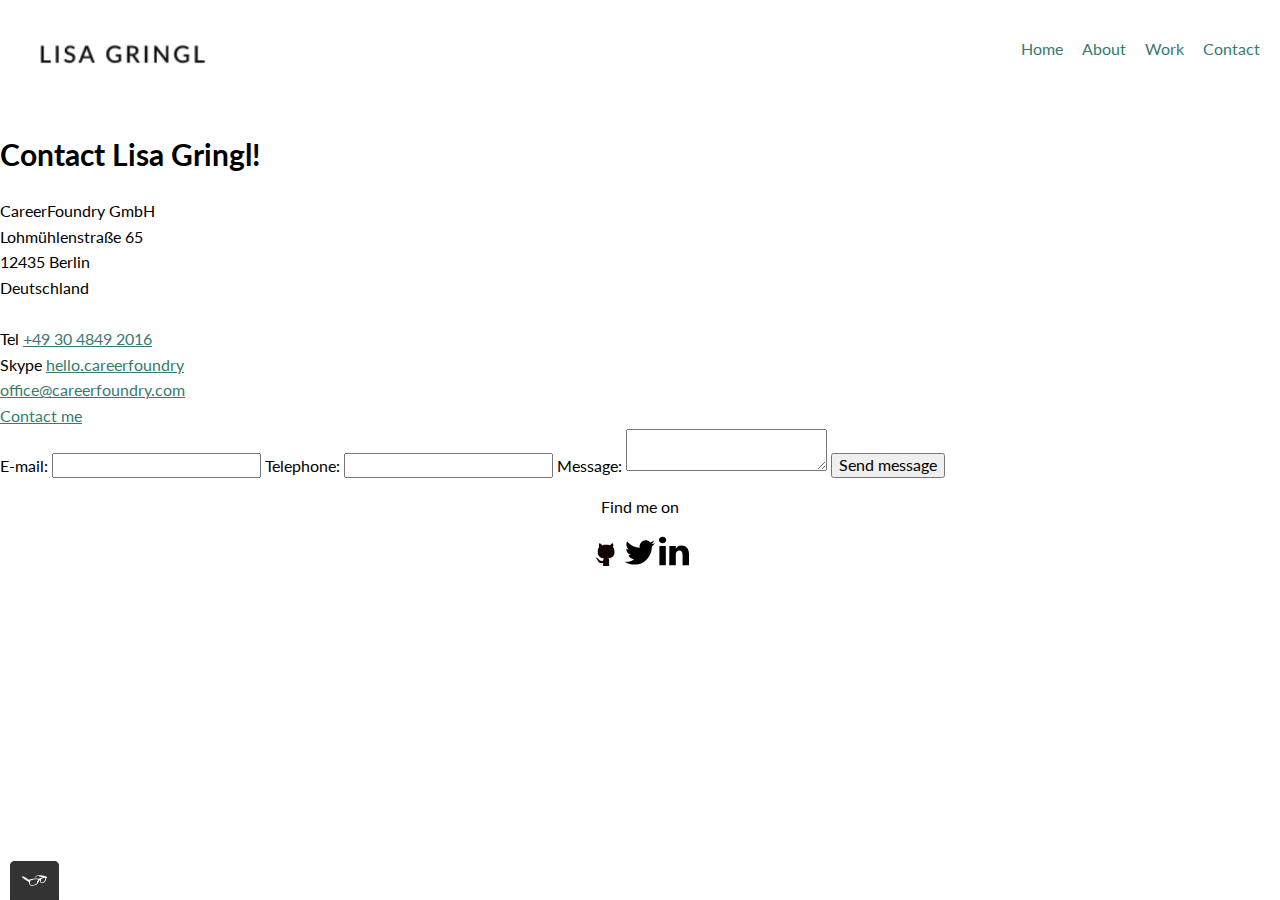
<file: contact.html>
<!DOCTYPE html>
<html lang="en">
<head>
    <meta charset="UTF-8">
    <meta name="viewport" content="width=device-width, initial-scale=1.0">
    <title>Document</title>
    <link rel="shortcut icon" href="img/favicon.jpg" type="image/x-icon" />
    <link rel="stylesheet" type="text/css" href="css/normalize.css">
    <link href="https://fonts.googleapis.com/css2?family=Lato:wght@400;700&display=swap" rel="stylesheet">
    <link rel="stylesheet" type="text/css" href="css/style.production.css">
    
</head>
<body>
  <header class="page-header">
    
    <!-- Add your logo here -->
    <img src="img/name.jpg" alt="logo" class="page-header__item">
    <nav class="main-navigation page-header__item">
          <ul role="menubar" class="navigation-list">
          <li role="presentation"><a href="index.html" role="menuitem" class="navigation-list__item navigation-list__item--active">Home</a></li>
          <li role="presentation"><a href="about.html" role="menuitem" class="navigation-list__item navigation-list__item--active">About</a></li>
          <li role="presentation"><a href="work.html" role="menuitem" class="navigation-list__item navigation-list__item--active">Work</a></li>
          <li role="presentation"><a href="contact.html" role="menuitem" class="navigation-list__item navigation-list__item--active">Contact</a></li>
        </ul>
    </nav>
  </header>

      <h1>Contact Lisa Gringl!</h1>

<div>
    CareerFoundry GmbH<br>
    Lohmühlenstraße 65 <br>
    12435 Berlin<br>
    Deutschland<br>
    <br>
    Tel <a href="tel:+49 30 4849 2016">+49 30 4849 2016</a><br>
    Skype <a href="skype:hello.careerfoundry"> hello.careerfoundry</a><br>
  <a href="mailto:office@careerfoundry.com">office@careerfoundry.com</a>
</div>
<a href="mailto:office@careerfoundry.com">Contact me</a>

<form action="" method="post" id="contact-form">
  <label class="standard-label" for="contact-email">E-mail: </label>
  <input type="email" id="contact-email" required>

  <label class="standard-label">Telephone: </label>
  <input type="tel" pattern="\d{3}[\-]\d{3}[\-]\d{4}">
  <label class="standard-label">Message: </label>
  <textarea maxlength="240" required></textarea>

  <input type="submit" value="Send message">
</form>


<footer class="page-footer">
  <p>Find me on</p>
  <div class="social-media">
  <!-- Github logo -->
  <img class = "github-icon" src="img/github_icon.svg" alt="github">
  <!-- Twitter logo -->
  <img class = "twitter-icon" src ="img/twitter_icon.svg" alt="twitter">
  <!-- LinkedIn logo -->
  <img class = "linkedin-icon" src="img/linkedin_icon.svg" alt="linkedin">
</div>
</footer>

<script src="js/tota11y.min.js"></script>
</body>
</html>
</file>
<file: css/style.production.css>
/*
* Prefixed by https://autoprefixer.github.io
* PostCSS: v8.4.14,
* Autoprefixer: v10.4.7
* Browsers: last 4 version
*/
/*
Colors used

Text Color (Dark Gray): #2b2b2b;
Primary Color (Purple): #357b70;
Secondary Color (Orange): #e0b354;
 */
* {
  -webkit-box-sizing: border-box;
  box-sizing: border-box;
}

body {
  font-family: "Lato", sans-serif;
  font-weight: 400;
  font-size: 16px;
  /* Sets the font size to 16px */
  line-height: 1.6;
  /* Sets the line-height to 1.6 */
}

h1 {
  font-size: 30px;
  font-weight: 700;
}

h2 {
  font-size: 24px;
  font-weight: 700;
}

h3 {
  font-size: 18px;
  font-weight: 700;
}

a {
  color: #357b70;
}

a:visited {
  /* visited link */
  color: #05676e;
}

a:hover, a:focus {
  /* No underlining when hovering over a link */
  text-decoration: none;
}

a:active {
  /* selected link */
  color: #489c79;
}

button {
  /* overwrites browser defaults and resets the border */
  border: none;
  /* takes the font from the outer container */
  font-family: inherit;
  /* styles the background color, font color, and text decoration (underline, etc.) of the button */
  background-color: #357b70;
  color: white;
  text-decoration: none;
  /*adds spacing to the button (this will be discussed more in-depth later) */
  padding: 10px;
  border-radius: 3px;
  /* gives the button a bottom border with a width of 2px, a type of solid, and a color in RGBA format */
  border-bottom: 2px solid rgba(0, 0, 0, 0.3);
}

button:hover, button:focus {
  /* lets the mouse appear as a hand when hovering over the button */
  cursor: pointer;
  /* reduces the opacity of the button to 80% */
  opacity: 0.8;
}

.button__secondary {
  background-color: #e0b354;
  color: #2b2b2b;
}

.navigation-list__item--active {
  text-decoration: none;
}

.profile__portrait {
  float: left;
  width: 250px;
  margin-right: 40px;
  border-radius: 50%;
}

.page-footer {
  clear: both;
  display: -webkit-box;
  display: -ms-flexbox;
  display: flex;
  -webkit-box-orient: vertical;
  -webkit-box-direction: normal;
  -ms-flex-direction: column;
  flex-direction: column;
  text-align: center;
}

.profile {
  max-width: 700px;
  margin: 0 auto;
}

.about {
  max-width: 700px;
  margin: 0 auto;
  text-align: center;
}

.about-list {
  list-style-type: none;
}

.github-icon {
  height: 30px;
  width: 30px;
}

.page-header {
  display: -webkit-box;
  display: -ms-flexbox;
  display: flex;
  width: 100%;
  padding: 20px;
}

.page-header__item {
  -webkit-box-flex: 0;
  -ms-flex: 0 1 200px;
  flex: 0 1 200px;
}

.page-header__item:last-child {
  -webkit-box-flex: 1;
  -ms-flex-positive: 1;
  flex-grow: 1;
  text-align: right;
}

.navigation-list {
  list-style-type: none;
}

.navigation-list li {
  display: inline-block;
  margin-left: 15px;
}

.grid {
  display: -ms-grid;
  display: grid;
  -ms-grid-columns: 1fr 20px 1fr 20px 1fr;
  grid-template-columns: 1fr 1fr 1fr;
  grid-gap: 20px;
}

.grid__item {
  background-color: lightgray;
}

@media all and (max-width: 500px) {
  .grid {
    -ms-grid-columns: 1fr;
    grid-template-columns: 1fr;
  }
}
@media all and (min-width: 500px) and (max-width: 750px) {
  .grid {
    -ms-grid-columns: 1fr 20px 1fr;
    grid-template-columns: 1fr 1fr;
  }
}
@media all and (max-width: 750px) {
  .grid {
    grid-gap: 10px;
  }

  .grid__item:last-child {
    grid-column: auto/auto;
    grid-row: auto/auto;
  }

  h1 {
    font-size: 22px;
  }
}
.button,
button {
  /* overwrites browser defaults */
  /* resets the border */
  border: none;
  display: inline-block;
  /* takes the font from the outer container */
  font-family: inherit;
  /* style button */
  background-color: #357b70;
  color: white;
  text-decoration: none;
  padding: 10px;
  border-radius: 3px;
  /* width of the border, type, color */
  border-bottom: 2px solid rgba(0, 0, 0, 0.3);
  -webkit-transition: opacity 0.2s;
  -o-transition: opacity 0.2s;
  transition: opacity 0.2s;
}

button:hover,
button:focus,
.button:hover,
.button:focus {
  /* lets the mouse appear as a hand when hovering over the button */
  cursor: pointer;
  /* reduces the opacity of the button to 80% */
  opacity: 0.8;
}

@-webkit-keyframes color-change {
  0% {
    fill: #edc655;
  }
  50% {
    fill: #fcffad;
  }
  100% {
    fill: #f76414;
  }
}
@keyframes color-change {
  0% {
    fill: #edc655;
  }
  50% {
    fill: #fcffad;
  }
  100% {
    fill: #f76414;
  }
}
.sun {
  -webkit-animation: 4s color-change infinite alternate linear;
  animation: 4s color-change infinite alternate linear;
}

@-webkit-keyframes cloud-move {
  from {
    -webkit-transform: translate(0, 50px);
    transform: translate(0, 50px);
  }
  to {
    -webkit-transform: translate(200px, 50px);
    transform: translate(200px, 50px);
  }
}
@keyframes cloud-move {
  from {
    -webkit-transform: translate(0, 50px);
    transform: translate(0, 50px);
  }
  to {
    -webkit-transform: translate(200px, 50px);
    transform: translate(200px, 50px);
  }
}
.cloud-front {
  -webkit-animation: 30s cloud-move infinite alternate linear;
  animation: 30s cloud-move infinite alternate linear;
}

@-webkit-keyframes cloud-move-reverse {
  from {
    -webkit-transform: translate(446px, 48px);
    transform: translate(446px, 48px);
  }
  to {
    -webkit-transform: translate(100px, 48px);
    transform: translate(100px, 48px);
  }
}
@keyframes cloud-move-reverse {
  from {
    -webkit-transform: translate(446px, 48px);
    transform: translate(446px, 48px);
  }
  to {
    -webkit-transform: translate(100px, 48px);
    transform: translate(100px, 48px);
  }
}
.cloud-back {
  -webkit-animation: 34s cloud-move-reverse infinite alternate linear;
  animation: 34s cloud-move-reverse infinite alternate linear;
}
</file>
